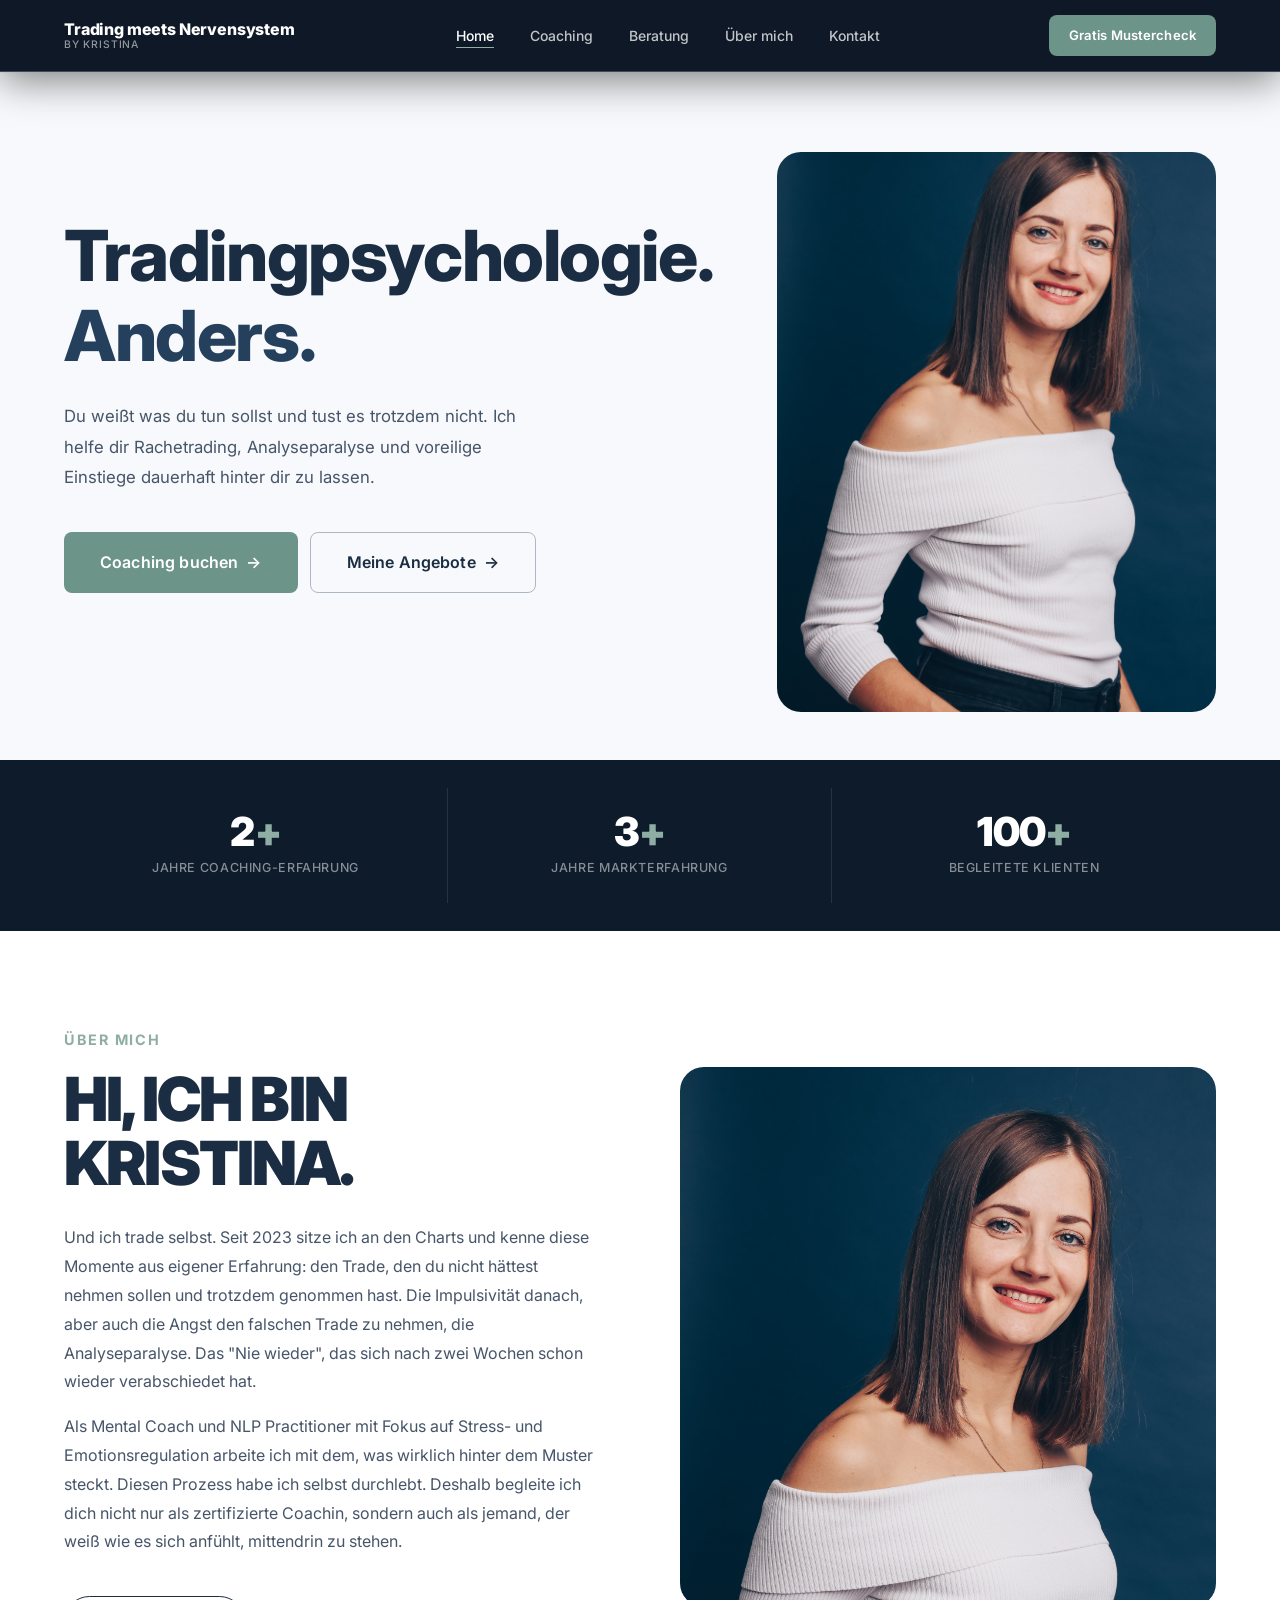
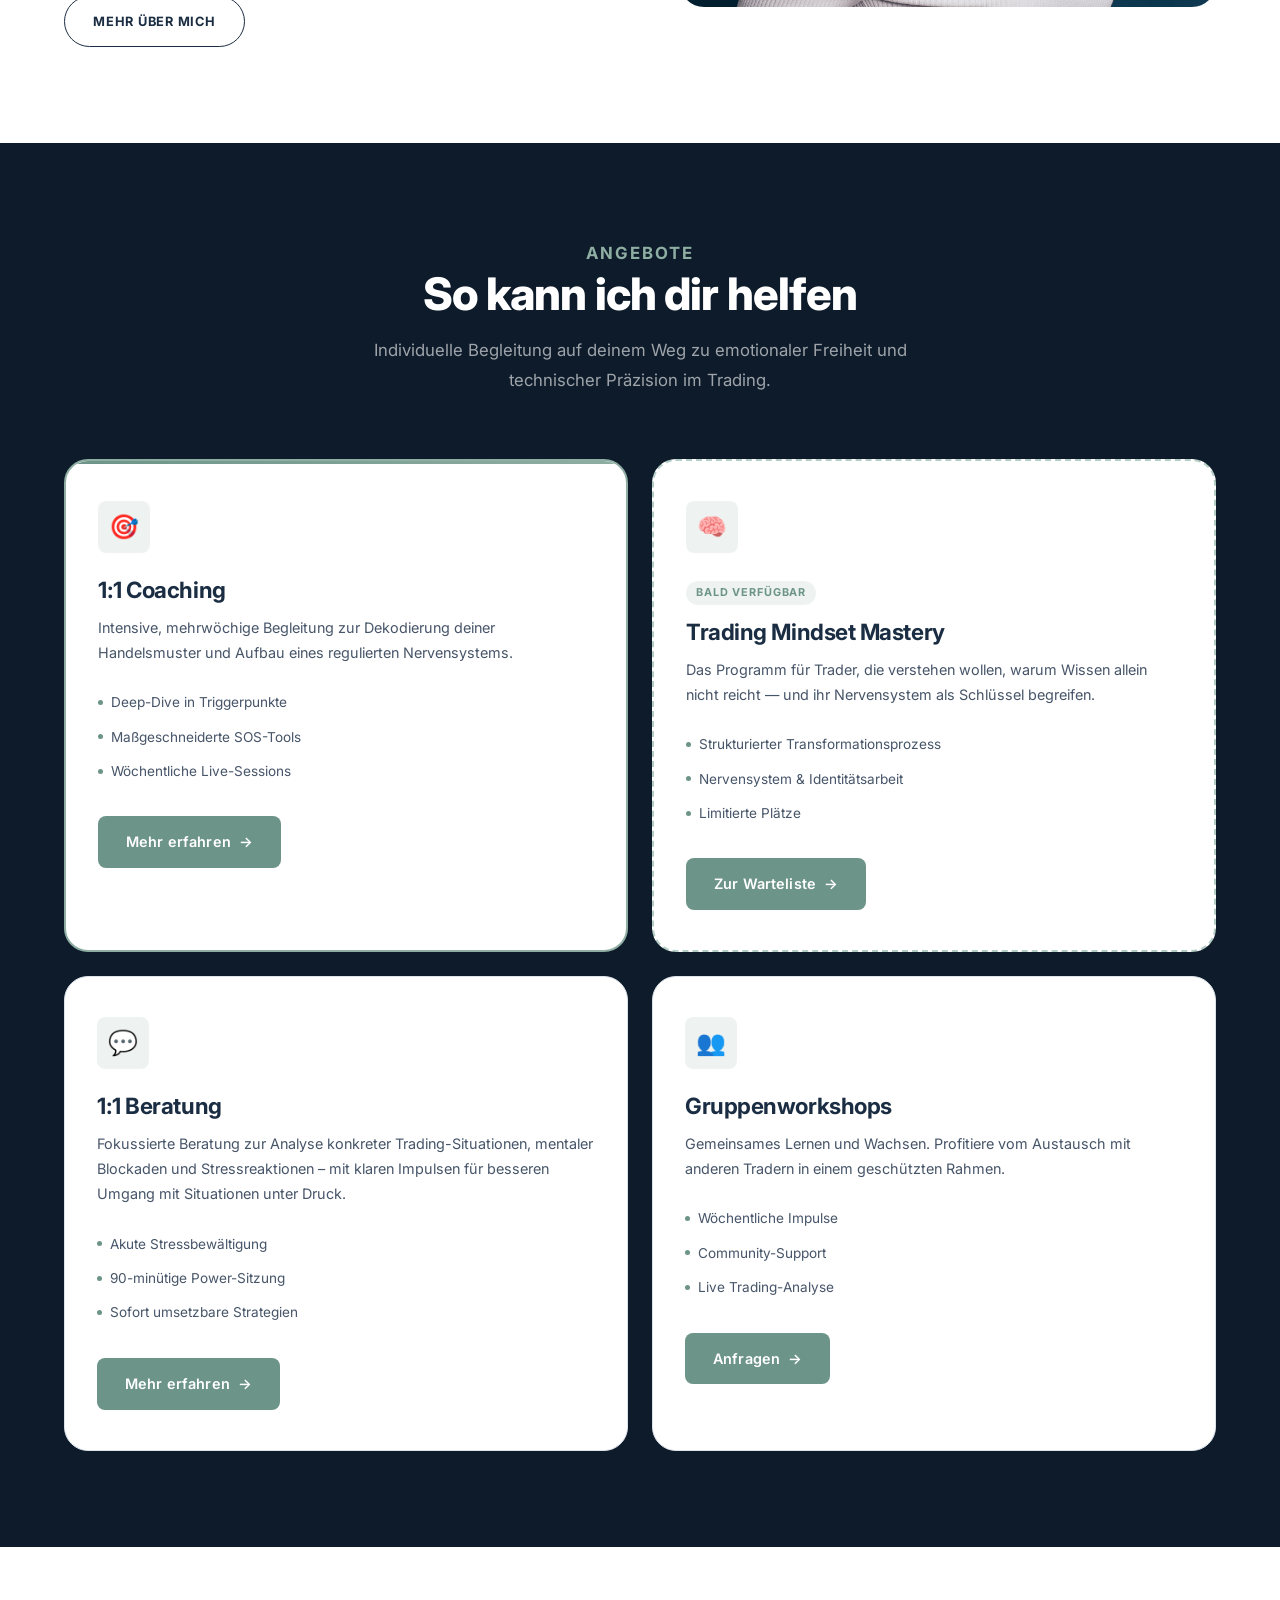
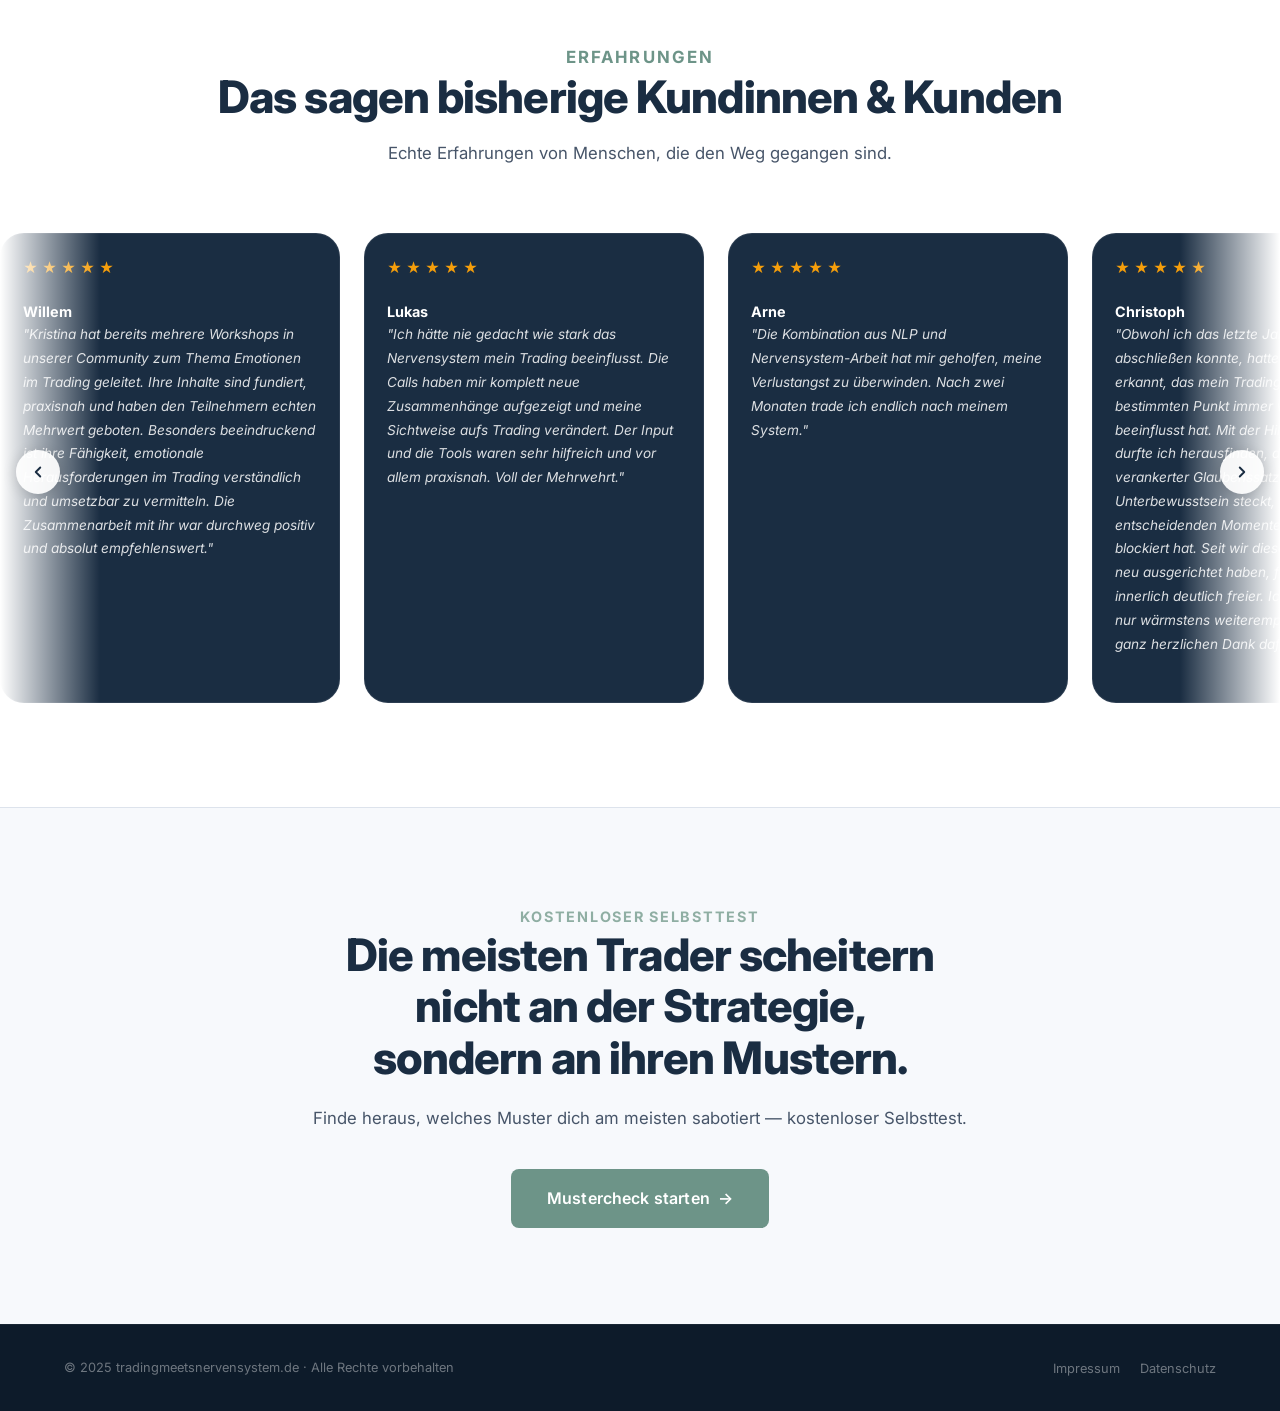
<file: index.html>
﻿<!DOCTYPE html>
<html lang="de">
<head>
  <meta charset="UTF-8">
  <meta name="viewport" content="width=device-width, initial-scale=1.0">
  <title>Tradingpsychologie. Anders. | Trading meets Nervensystem</title>
  <meta name="description" content="Nervensystem-Regulation für Trader. Beende das impulsive Handeln durch die Verbindung von Marktanalytik und neuronaler Selbstregulation.">
  <link rel="preconnect" href="https://fonts.googleapis.com">
  <link rel="preconnect" href="https://fonts.gstatic.com" crossorigin>
  <link href="https://fonts.googleapis.com/css2?family=Inter:wght@300;400;500;600;700;800;900&display=swap" rel="stylesheet">
  <link rel="stylesheet" href="style.css">
  <style>
    /* STATS BAR — mitternachtsblau */
    .stats-bar { background: var(--navy-deeper); padding: 28px 0; }

    /* HERO — heller Hintergrund */
    .hero { background: var(--gray-50); min-height: auto; padding-bottom: 0; }
    .hero::before, .hero::after { display: none; }
    .hero-grid { padding: 80px 0 48px; }
    .hero-title { color: var(--navy-dark); }
    .hero-title .accent { color: #25405d; }
    .hero-desc { color: var(--gray-600); }
    .hero-image::after { background: none; }
    .hero-image img { filter: none; }
    /* ÜBER MICH — responsive */
    @media (max-width: 768px) {
      .ueber-mich-grid { grid-template-columns: 1fr !important; gap: 40px !important; }
      .ueber-mich-foto { height: 340px !important; }
    }
    @media (max-width: 600px) {
      .ueber-mich-grid { gap: 32px !important; }
      .ueber-mich-foto { height: 260px !important; }
    }
    /* Ghost-Button auf hellem Hintergrund */
    .hero .btn-ghost-white {
      color: var(--navy-dark);
      border-color: rgba(37,64,93,0.35);
    }
    .hero .btn-ghost-white:hover {
      background: rgba(37,64,93,0.06);
      border-color: var(--navy-dark);
      color: var(--navy-dark);
    }

    /* SERVICES — mitternachtsblau */
    .services-section { background: var(--navy-deeper); }
    .services-section .section-header .label { color: var(--teal-light); }
    .services-section .section-header h2 { color: var(--white); }
    .services-section .section-header p { color: rgba(255,255,255,0.6); }
    /* 2×2 Grid auf Index */
    .services-section .services-grid { grid-template-columns: repeat(2, 1fr); }
    @media (max-width: 600px) { .services-section .services-grid { grid-template-columns: 1fr; max-width: 100%; } }
    /* Normale Karten (Beratung & Gruppenworkshops) — hell */
    .services-section .service-card { background: var(--white); border-color: var(--gray-200); }
    .services-section .service-card:hover { background: var(--white); border-color: var(--teal-light); box-shadow: 0 8px 32px rgba(0,0,0,0.15); }
    .services-section .service-card h3 { color: var(--navy-dark); }
    .services-section .service-card p { color: var(--gray-600); }
    .services-section .service-card .service-list li { color: var(--gray-600); }
    .services-section .service-card .service-list li::before { background: var(--teal); }
    .services-section .service-card .service-link { color: var(--navy-dark); }
    /* Coaching-Karte (featured) — hell wie die anderen */
    .services-section .service-card.featured { background: var(--white); border: 2px solid var(--teal-light); }
    .services-section .service-card.featured h3 { color: var(--navy-dark); }
    .services-section .service-card.featured p { color: var(--gray-600); }
    .services-section .service-card.featured .service-list li { color: var(--gray-600); }
    .services-section .service-card.featured .service-list li::before { background: var(--teal); }
    .services-section .service-card.featured .service-link { color: var(--navy-dark); }
    .services-section .service-card.featured .service-icon { background: var(--teal-pale); }
    /* TMM Wartelisten-Karte */
    .services-section .service-card.tmm { background: var(--white); border: 2px dashed rgba(107,155,141,0.5); position: relative; }
    .services-section .service-card.tmm:hover { border-color: var(--teal-light); border-style: solid; box-shadow: 0 8px 32px rgba(0,0,0,0.15); }
    .services-section .service-card.tmm h3 { color: var(--navy-dark); }
    .services-section .service-card.tmm p { color: var(--gray-600); }
    .services-section .service-card.tmm .service-list li { color: var(--gray-600); }
    .services-section .service-card.tmm .service-list li::before { background: var(--teal); }
    .services-section .service-card.tmm .service-link { color: var(--teal); font-weight: 700; }
    .tmm-badge {
      display: inline-block;
      background: var(--teal-pale);
      color: var(--teal);
      font-size: 0.68rem;
      font-weight: 700;
      letter-spacing: 0.08em;
      text-transform: uppercase;
      padding: 3px 10px;
      border-radius: 100px;
      margin-bottom: 14px;
    }

    /* TESTIMONIALS — heller Hintergrund, nur Karten in Blau */
    .testimonials-section { background: var(--white); }
    .testimonials-section .section-header .label { color: var(--teal); }
    .testimonials-section .section-header h2 { color: var(--navy-dark); }
    .testimonials-section .section-header p { color: var(--gray-600); }

    /* Marquee */
    .testimonials-marquee {
      overflow: hidden;
      width: 100%;
      position: relative;
      margin-top: 48px;
      padding-bottom: 8px;
    }
    .testimonials-marquee::before,
    .testimonials-marquee::after {
      content: '';
      position: absolute;
      top: 0; bottom: 0;
      width: 100px;
      z-index: 2;
      pointer-events: none;
    }
    .testimonials-marquee::before {
      left: 0;
      background: linear-gradient(to right, var(--white), transparent);
    }
    .testimonials-marquee::after {
      right: 0;
      background: linear-gradient(to left, var(--white), transparent);
    }
    .testimonials-track {
      display: flex;
      gap: 24px;
      width: max-content;
      animation: marquee 50s linear infinite;
    }
    .testimonials-track:hover { animation-play-state: paused; }
    @keyframes marquee {
      0%   { transform: translateX(0); }
      100% { transform: translateX(-50%); }
    }
    .testimonials-section .testimonial-card {
      background: #1a2d42;
      border: 1px solid rgba(255,255,255,0.08);
      width: 340px;
      flex-shrink: 0;
      padding: 22px;
    }
    .testimonials-section .testimonial-text { font-size: 0.85rem; }
    .testimonials-section .author-name { font-size: 0.9rem; }
    .testimonials-section .testimonial-card:hover { background: #0d1b2a; border-color: rgba(255,255,255,0.12); }
    .testimonials-section .testimonial-text { color: rgba(255,255,255,0.85); }
    .testimonials-section .author-name { color: var(--white); }
    .testimonials-section .star { color: #f59e0b; }

    /* CTA — Schrift kleiner */
    .t-arrow {
      position: absolute;
      top: 50%;
      transform: translateY(-50%);
      z-index: 10;
      width: 44px;
      height: 44px;
      border-radius: 50%;
      border: none;
      background: rgba(255,255,255,0.92);
      color: var(--navy-dark);
      cursor: pointer;
      display: flex;
      align-items: center;
      justify-content: center;
      transition: background 0.2s, color 0.2s, transform 0.2s;
      box-shadow: 0 2px 14px rgba(0,0,0,0.15);
    }
    .t-arrow:hover {
      background: var(--teal);
      color: var(--white);
      transform: translateY(-50%) scale(1.08);
    }
    .t-prev { left: 16px; }
    .t-next { right: 16px; }
    @media(max-width:600px) {
      .testimonials-section .testimonial-card { width: min(290px, 84vw); padding: 18px; }
      .t-arrow { width: 34px; height: 34px; }
      .t-prev { left: 6px; }
      .t-next { right: 6px; }
      .testimonials-marquee::before,
      .testimonials-marquee::after { display: none; }
    }
  </style>
</head>
<body class="subpage">

<!-- ===== NAVIGATION ===== -->
<nav class="nav scrolled" id="nav">
  <div class="nav-inner">
    <a href="index.html" class="nav-logo">
      <span class="logo-main">Trading meets Nervensystem</span>
      <span class="logo-sub">by Kristina</span>
    </a>
    <ul class="nav-links">
      <li><a href="index.html" class="active">Home</a></li>
      <li><a href="coaching.html">Coaching</a></li>
      <li><a href="beratung.html">Beratung</a></li>
      <li><a href="about.html">Über mich</a></li>
      <li><a href="contact.html">Kontakt</a></li>
    </ul>
    <a href="mustercheck.html" class="btn btn-teal btn-sm nav-cta">Gratis Mustercheck</a>
    <button class="nav-hamburger" id="hamburger" aria-label="Menü öffnen"><span></span><span></span><span></span></button>
  </div>
</nav>
<div class="nav-mobile" id="nav-mobile">
  <a href="index.html">Home</a>
  <a href="coaching.html">Coaching</a>
  <a href="beratung.html">Beratung</a>
  <a href="about.html">Über mich</a>
  <a href="contact.html">Kontakt</a>
  <a href="mustercheck.html" class="btn btn-teal" style="margin-top:8px;justify-content:center;">Gratis Mustercheck <span class="arrow">→</span></a>
</div>

<!-- ===== HERO ===== -->
<section class="hero">
  <div class="container">
    <div class="hero-grid">
      <div class="hero-content">
        <h1 class="hero-title">
          Tradingpsychologie.<br>
          <span class="accent">Anders.</span>
        </h1>
        <p class="hero-desc">
          Du weißt was du tun sollst und tust es trotzdem nicht. Ich helfe dir Rachetrading, Analyseparalyse und voreilige Einstiege dauerhaft hinter dir zu lassen.
        </p>
        <div class="hero-actions">
          <a href="https://zeeg.me/kristinagibert/90-minutiges-coaching" target="_blank" rel="noopener" class="btn btn-teal btn-lg">Coaching buchen <span class="arrow">→</span></a>
          <a href="#angebote" class="btn btn-ghost-white btn-lg">Meine Angebote <span class="arrow">→</span></a>
        </div>
      </div>
      <div class="hero-image-wrap">
        <div class="hero-image">
          <!-- Ersetze src mit deinem eigenen Foto -->
          <img src="Foto_Startseite_oben.jpg" alt="Kristina – Trading Coach" loading="lazy">
        </div>
      </div>
    </div>
  </div>
</section>

<!-- ===== STATS BAR ===== -->
<div class="stats-bar">
  <div class="container">
    <div class="stats-grid" style="grid-template-columns:repeat(3,minmax(0,1fr));">
      <div class="stat-item fade-up">
        <div class="stat-number"><span class="counter" data-target="2">0</span><span class="plus">+</span></div>
        <div class="stat-label">Jahre Coaching-Erfahrung</div>
      </div>
      <div class="stat-item fade-up">
        <div class="stat-number"><span class="counter" data-target="3">0</span><span class="plus">+</span></div>
        <div class="stat-label">Jahre Markterfahrung</div>
      </div>
      <div class="stat-item fade-up" style="border-right:none;">
        <div class="stat-number"><span class="counter" data-target="100">0</span><span class="plus">+</span></div>
        <div class="stat-label">Begleitete Klienten</div>
      </div>
    </div>
  </div>
</div>

<!-- ===== ÜBER MICH ===== -->
<section style="background:var(--white);padding:96px 0;">
  <div class="container">
    <div class="ueber-mich-grid fade-up" style="display:grid;grid-template-columns:1fr 1fr;gap:80px;align-items:center;">
      <div>
        <p class="label" style="margin-bottom:16px;">Über mich</p>
        <h2 style="font-size:clamp(2.4rem,5vw,3.8rem);font-weight:900;line-height:1.05;letter-spacing:-0.03em;color:var(--navy-dark);margin-bottom:28px;">
          HI, ICH BIN<br>KRISTINA.
        </h2>
        <p style="margin-bottom:16px;font-size:1rem;color:var(--gray-600);line-height:1.8;">
          Und ich trade selbst. Seit 2023 sitze ich an den Charts und kenne diese Momente aus eigener Erfahrung: den Trade, den du nicht hättest nehmen sollen und trotzdem genommen hast. Die Impulsivität danach, aber auch die Angst den falschen Trade zu nehmen, die Analyseparalyse. Das "Nie wieder", das sich nach zwei Wochen schon wieder verabschiedet hat.
        </p>
        <p style="margin-bottom:40px;font-size:1rem;color:var(--gray-600);line-height:1.8;">
          Als Mental Coach und NLP Practitioner mit Fokus auf Stress- und Emotionsregulation arbeite ich mit dem, was wirklich hinter dem Muster steckt. Diesen Prozess habe ich selbst durchlebt. Deshalb begleite ich dich nicht nur als zertifizierte Coachin, sondern auch als jemand, der weiß wie es sich anfühlt, mittendrin zu stehen.
        </p>
        <a href="about.html" style="display:inline-flex;align-items:center;gap:8px;border:1.5px solid var(--navy-dark);color:var(--navy-dark);background:transparent;border-radius:40px;padding:14px 28px;font-weight:700;letter-spacing:0.06em;font-size:0.8rem;text-transform:uppercase;transition:all 0.3s ease;"
          onmouseover="this.style.background='var(--navy-dark)';this.style.color='white';"
          onmouseout="this.style.background='transparent';this.style.color='var(--navy-dark)';">
          MEHR ÜBER MICH
        </a>
      </div>
      <div class="ueber-mich-foto" style="height:540px;overflow:hidden;border-radius:var(--radius-lg);">
        <img src="Foto_Startseite_oben.jpg" alt="Kristina" style="width:100%;height:100%;object-fit:cover;object-position:top;">
      </div>
    </div>
  </div>
</section>

<!-- ===== SERVICES ===== -->
<section class="services-section" id="angebote">
  <div class="container">
    <div class="section-header center fade-up">
      <p class="label">Angebote</p>
      <h2>So kann ich dir helfen</h2>
      <p>Individuelle Begleitung auf deinem Weg zu emotionaler Freiheit und technischer Präzision im Trading.</p>
    </div>
    <div class="services-grid">
      <div class="service-card featured fade-up">
        <div class="service-icon">🎯</div>
        <h3>1:1 Coaching</h3>
        <p>Intensive, mehrwöchige Begleitung zur Dekodierung deiner Handelsmuster und Aufbau eines regulierten Nervensystems.</p>
        <ul class="service-list">
          <li>Deep-Dive in Triggerpunkte</li>
          <li>Maßgeschneiderte SOS-Tools</li>
          <li>Wöchentliche Live-Sessions</li>
        </ul>
        <a href="coaching.html" class="btn btn-teal" style="margin-top:auto;justify-content:center;">Mehr erfahren <span class="arrow">→</span></a>
      </div>
      <div class="service-card tmm fade-up">
        <div class="service-icon">🧠</div>
        <div class="tmm-badge">Bald verfügbar</div>
        <h3>Trading Mindset Mastery</h3>
        <p>Das Programm für Trader, die verstehen wollen, warum Wissen allein nicht reicht — und ihr Nervensystem als Schlüssel begreifen.</p>
        <ul class="service-list">
          <li>Strukturierter Transformationsprozess</li>
          <li>Nervensystem & Identitätsarbeit</li>
          <li>Limitierte Plätze</li>
        </ul>
        <a href="waitlist.html" class="btn btn-teal" style="margin-top:auto;justify-content:center;">Zur Warteliste <span class="arrow">→</span></a>
      </div>
      <div class="service-card fade-up">
        <div class="service-icon">💬</div>
        <h3>1:1 Beratung</h3>
        <p>Fokussierte Beratung zur Analyse konkreter Trading-Situationen, mentaler Blockaden und Stressreaktionen – mit klaren Impulsen für besseren Umgang mit Situationen unter Druck.</p>
        <ul class="service-list">
          <li>Akute Stressbewältigung</li>
          <li>90-minütige Power-Sitzung</li>
          <li>Sofort umsetzbare Strategien</li>
        </ul>
        <a href="beratung.html" class="btn btn-teal" style="margin-top:auto;justify-content:center;">Mehr erfahren <span class="arrow">→</span></a>
      </div>
      <div class="service-card fade-up">
        <div class="service-icon">👥</div>
        <h3>Gruppenworkshops</h3>
        <p>Gemeinsames Lernen und Wachsen. Profitiere vom Austausch mit anderen Tradern in einem geschützten Rahmen.</p>
        <ul class="service-list">
          <li>Wöchentliche Impulse</li>
          <li>Community-Support</li>
          <li>Live Trading-Analyse</li>
        </ul>
        <a href="contact.html" class="btn btn-teal" style="margin-top:auto;justify-content:center;">Anfragen <span class="arrow">→</span></a>
      </div>
    </div>
  </div>
</section>

<!-- ===== TESTIMONIALS (6) ===== -->
<section class="testimonials-section">
  <div class="container">
    <div class="section-header center fade-up">
      <p class="label">Erfahrungen</p>
      <h2>Das sagen bisherige Kundinnen &amp; Kunden</h2>
      <p>Echte Erfahrungen von Menschen, die den Weg gegangen sind.</p>
    </div>
  </div>
  <!-- Marquee: Karten zweimal für nahtlose Schleife -->
  <div class="testimonials-marquee">
    <button class="t-arrow t-prev" aria-label="Zurück"><svg width="18" height="18" viewBox="0 0 24 24" fill="none" stroke="currentColor" stroke-width="2.5" stroke-linecap="round" stroke-linejoin="round"><polyline points="15,18 9,12 15,6"/></svg></button>
    <button class="t-arrow t-next" aria-label="Weiter"><svg width="18" height="18" viewBox="0 0 24 24" fill="none" stroke="currentColor" stroke-width="2.5" stroke-linecap="round" stroke-linejoin="round"><polyline points="9,18 15,12 9,6"/></svg></button>
    <div class="testimonials-track">
      <!-- Originale -->
      <div class="testimonial-card">
        <div class="testimonial-stars"><span class="star">★</span><span class="star">★</span><span class="star">★</span><span class="star">★</span><span class="star">★</span></div>
        <div class="testimonial-author"><div class="author-name">Willem</div></div>
        <p class="testimonial-text">"Kristina hat bereits mehrere Workshops in unserer Community zum Thema Emotionen im Trading geleitet. Ihre Inhalte sind fundiert, praxisnah und haben den Teilnehmern echten Mehrwert geboten. Besonders beeindruckend ist ihre Fähigkeit, emotionale Herausforderungen im Trading verständlich und umsetzbar zu vermitteln. Die Zusammenarbeit mit ihr war durchweg positiv und absolut empfehlenswert."</p>
      </div>
      <div class="testimonial-card">
        <div class="testimonial-stars"><span class="star">★</span><span class="star">★</span><span class="star">★</span><span class="star">★</span><span class="star">★</span></div>
        <div class="testimonial-author"><div class="author-name">Lukas</div></div>
        <p class="testimonial-text">"Ich hätte nie gedacht wie stark das Nervensystem mein Trading beeinflusst. Die Calls haben mir komplett neue Zusammenhänge aufgezeigt und meine Sichtweise aufs Trading verändert. Der Input und die Tools waren sehr hilfreich und vor allem praxisnah. Voll der Mehrwehrt."</p>
      </div>
      <div class="testimonial-card">
        <div class="testimonial-stars"><span class="star">★</span><span class="star">★</span><span class="star">★</span><span class="star">★</span><span class="star">★</span></div>
        <div class="testimonial-author"><div class="author-name">Arne</div></div>
        <p class="testimonial-text">"Die Kombination aus NLP und Nervensystem-Arbeit hat mir geholfen, meine Verlustangst zu überwinden. Nach zwei Monaten trade ich endlich nach meinem System."</p>
      </div>
      <div class="testimonial-card">
        <div class="testimonial-stars"><span class="star">★</span><span class="star">★</span><span class="star">★</span><span class="star">★</span><span class="star">★</span></div>
        <div class="testimonial-author"><div class="author-name">Christoph</div></div>
        <p class="testimonial-text">"Obwohl ich das letzte Jahr profitabel abschließen konnte, hatte ich ein Muster erkannt, das mein Trading ab einem bestimmten Punkt immer wieder stark negativ beeinflusst hat. Mit der Hilfe von Kristina durfte ich herausfinden, dass dahinter ein tief verankerter Glaubenssatz im Unterbewusstsein steckt, der mich in entscheidenden Momenten immer wieder blockiert hat. Seit wir diesen aufgelöst bzw. neu ausgerichtet haben, fühle ich mich innerlich deutlich freier. Ich kann ihr Coaching nur wärmstens weiterempfehlen, nochmals ganz herzlichen Dank dafür!"</p>
      </div>
      <div class="testimonial-card">
        <div class="testimonial-stars"><span class="star">★</span><span class="star">★</span><span class="star">★</span><span class="star">★</span><span class="star">★</span></div>
        <div class="testimonial-author"><div class="author-name">Jana</div></div>
        <p class="testimonial-text">"Der Workshop mit Kristina hat mein Trading wirklich transformiert. Zum ersten Mal habe ich verstanden, wie stark mein Nervensystem meine Entscheidungen am Chart beeinflusst. Kristina vermittelt dieses Wissen mit einer besonderen Mischung aus Fachkompetenz, Empathie und Praxisnähe. Die Übungen und Tools lassen sich sofort umsetzen und haben mir geholfen, emotional viel stabiler zu traden. Absolute Empfehlung!"</p>
      </div>
      <div class="testimonial-card">
        <div class="testimonial-stars"><span class="star">★</span><span class="star">★</span><span class="star">★</span><span class="star">★</span><span class="star">★</span></div>
        <div class="testimonial-author"><div class="author-name">Filomena</div></div>
        <p class="testimonial-text">"Die Coachings mit Kristina waren wirklich unglaublich wirkungsvoll. Du spürst genau was gerade gebraucht wird und setzt die passende Methode ein. Was ich besonders schätze ist deine ruhige, präsente Art zuzuhören. Du bist wirklich da, bleibst bei mir und bei dem, was sich gerade zeigt, ohne zu drängen. Das habe ich in dieser Form bei anderen Coaches selten erlebt. Eine klare Empfehlung!"</p>
      </div>
      <div class="testimonial-card">
        <div class="testimonial-stars"><span class="star">★</span><span class="star">★</span><span class="star">★</span><span class="star">★</span><span class="star">★</span></div>
        <div class="testimonial-author"><div class="author-name">Patrick</div></div>
        <p class="testimonial-text">"Nach langem Suchen habe ich meine Trading-Strategie gefunden – doch mein Mindset spielte nicht mit. Zum Glück bin ich über Prime Trading auf Kristina gestoßen. Schon nach den ersten Mindset-Calls wurde mir mein größtes Problem bewusst, sodass ich direkt ein 1:1-Coaching gebucht habe. Kristina erklärt die Themen rund um das Nervensystem extrem strukturiert, ruhig und praxisnah. Dank ihr handle ich heute viel weniger emotional und mache riesige Fortschritte. Maximaler Mehrwert – absolute Empfehlung!"</p>
      </div>
      <!-- Duplikate für nahtlose Schleife -->
      <div class="testimonial-card">
        <div class="testimonial-stars"><span class="star">★</span><span class="star">★</span><span class="star">★</span><span class="star">★</span><span class="star">★</span></div>
        <div class="testimonial-author"><div class="author-name">Willem</div></div>
        <p class="testimonial-text">"Kristina hat bereits mehrere Workshops in unserer Community zum Thema Emotionen im Trading geleitet. Ihre Inhalte sind fundiert, praxisnah und haben den Teilnehmern echten Mehrwert geboten. Besonders beeindruckend ist ihre Fähigkeit, emotionale Herausforderungen im Trading verständlich und umsetzbar zu vermitteln. Die Zusammenarbeit mit ihr war durchweg positiv und absolut empfehlenswert."</p>
      </div>
      <div class="testimonial-card">
        <div class="testimonial-stars"><span class="star">★</span><span class="star">★</span><span class="star">★</span><span class="star">★</span><span class="star">★</span></div>
        <div class="testimonial-author"><div class="author-name">Lukas</div></div>
        <p class="testimonial-text">"Ich hätte nie gedacht wie stark das Nervensystem mein Trading beeinflusst. Die Calls haben mir komplett neue Zusammenhänge aufgezeigt und meine Sichtweise aufs Trading verändert. Der Input und die Tools waren sehr hilfreich und vor allem praxisnah. Voll der Mehrwehrt."</p>
      </div>
      <div class="testimonial-card">
        <div class="testimonial-stars"><span class="star">★</span><span class="star">★</span><span class="star">★</span><span class="star">★</span><span class="star">★</span></div>
        <div class="testimonial-author"><div class="author-name">Arne</div></div>
        <p class="testimonial-text">"Die Kombination aus NLP und Nervensystem-Arbeit hat mir geholfen, meine Verlustangst zu überwinden. Nach zwei Monaten trade ich endlich nach meinem System."</p>
      </div>
      <div class="testimonial-card">
        <div class="testimonial-stars"><span class="star">★</span><span class="star">★</span><span class="star">★</span><span class="star">★</span><span class="star">★</span></div>
        <div class="testimonial-author"><div class="author-name">Christoph</div></div>
        <p class="testimonial-text">"Obwohl ich das letzte Jahr profitabel abschließen konnte, hatte ich ein Muster erkannt, das mein Trading ab einem bestimmten Punkt immer wieder stark negativ beeinflusst hat. Mit der Hilfe von Kristina durfte ich herausfinden, dass dahinter ein tief verankerter Glaubenssatz im Unterbewusstsein steckt, der mich in entscheidenden Momenten immer wieder blockiert hat. Seit wir diesen aufgelöst bzw. neu ausgerichtet haben, fühle ich mich innerlich deutlich freier. Ich kann ihr Coaching nur wärmstens weiterempfehlen, nochmals ganz herzlichen Dank dafür!"</p>
      </div>
      <div class="testimonial-card">
        <div class="testimonial-stars"><span class="star">★</span><span class="star">★</span><span class="star">★</span><span class="star">★</span><span class="star">★</span></div>
        <div class="testimonial-author"><div class="author-name">Jana</div></div>
        <p class="testimonial-text">"Der Workshop mit Kristina hat mein Trading wirklich transformiert. Zum ersten Mal habe ich verstanden, wie stark mein Nervensystem meine Entscheidungen am Chart beeinflusst. Kristina vermittelt dieses Wissen mit einer besonderen Mischung aus Fachkompetenz, Empathie und Praxisnähe. Die Übungen und Tools lassen sich sofort umsetzen und haben mir geholfen, emotional viel stabiler zu traden. Absolute Empfehlung!"</p>
      </div>
      <div class="testimonial-card">
        <div class="testimonial-stars"><span class="star">★</span><span class="star">★</span><span class="star">★</span><span class="star">★</span><span class="star">★</span></div>
        <div class="testimonial-author"><div class="author-name">Filomena</div></div>
        <p class="testimonial-text">"Die Coachings mit Kristina waren wirklich unglaublich wirkungsvoll. Du spürst genau was gerade gebraucht wird und setzt die passende Methode ein. Was ich besonders schätze ist deine ruhige, präsente Art zuzuhören. Du bist wirklich da, bleibst bei mir und bei dem, was sich gerade zeigt, ohne zu drängen. Das habe ich in dieser Form bei anderen Coaches selten erlebt. Eine klare Empfehlung!"</p>
      </div>
      <div class="testimonial-card">
        <div class="testimonial-stars"><span class="star">★</span><span class="star">★</span><span class="star">★</span><span class="star">★</span><span class="star">★</span></div>
        <div class="testimonial-author"><div class="author-name">Patrick</div></div>
        <p class="testimonial-text">"Nach langem Suchen habe ich meine Trading-Strategie gefunden – doch mein Mindset spielte nicht mit. Zum Glück bin ich über Prime Trading auf Kristina gestoßen. Schon nach den ersten Mindset-Calls wurde mir mein größtes Problem bewusst, sodass ich direkt ein 1:1-Coaching gebucht habe. Kristina erklärt die Themen rund um das Nervensystem extrem strukturiert, ruhig und praxisnah. Dank ihr handle ich heute viel weniger emotional und mache riesige Fortschritte. Maximaler Mehrwert – absolute Empfehlung!"</p>
      </div>
    </div>
  </div>

</section>

<!-- ===== CTA ===== -->
<section style="background:var(--gray-50);padding:96px 0;border-top:1px solid var(--gray-200);">
  <div class="container">
    <div style="max-width:680px;margin:0 auto;text-align:center;" class="fade-up">
      <p class="label">Kostenloser Selbsttest</p>
      <h2 style="color:var(--navy-dark);margin-bottom:20px;">Die meisten Trader scheitern nicht an der Strategie,<br>sondern an ihren Mustern.</h2>
      <p style="color:var(--gray-600);font-size:1.05rem;margin-bottom:36px;">Finde heraus, welches Muster dich am meisten sabotiert — kostenloser Selbsttest.</p>
      <a href="mustercheck.html" class="btn btn-teal btn-lg">Mustercheck starten <span class="arrow">→</span></a>
    </div>
  </div>
</section>

<footer class="footer" style="padding:32px 0;">
  <div class="container">
    <div style="display:flex;align-items:center;justify-content:space-between;flex-wrap:wrap;gap:16px;">
      <p style="font-size:0.8rem;color:rgba(255,255,255,0.4);margin:0;">© 2025 tradingmeetsnervensystem.de · Alle Rechte vorbehalten</p>
      <div style="display:flex;gap:20px;">
        <a href="impressum.html" style="font-size:0.8rem;color:rgba(255,255,255,0.4);transition:color 0.2s;" onmouseover="this.style.color='rgba(255,255,255,0.8)'" onmouseout="this.style.color='rgba(255,255,255,0.4)'">Impressum</a>
        <a href="datenschutz.html" style="font-size:0.8rem;color:rgba(255,255,255,0.4);transition:color 0.2s;" onmouseover="this.style.color='rgba(255,255,255,0.8)'" onmouseout="this.style.color='rgba(255,255,255,0.4)'">Datenschutz</a>
      </div>
    </div>
  </div>
</footer>

<script src="main.js"></script>
<script>
(function() {
  var track = document.querySelector('.testimonials-track');
  if (!track) return;
  var ANIM_S = 50;
  var resumeTimer = null;
  var busy = false;

  function tx(el) {
    var t = window.getComputedStyle(el).transform;
    if (!t || t === 'none') return 0;
    var v = t.replace('matrix(','').replace(')','').split(',');
    return parseFloat(v[4]) || 0;
  }

  function move(dir) {
    if (busy) return;
    busy = true;
    clearTimeout(resumeTimer);
    var card = track.querySelector('.testimonial-card');
    var cw = card ? card.offsetWidth + 24 : 360;
    var cur = tx(track);
    var tgt = cur + dir * cw;
    track.style.transition = 'none';
    track.style.animation = 'none';
    track.style.transform = 'translateX(' + cur + 'px)';
    void track.offsetHeight;
    track.style.transition = 'transform 0.45s cubic-bezier(0.25,0.46,0.45,0.94)';
    track.style.transform = 'translateX(' + tgt + 'px)';
    setTimeout(function() { busy = false; }, 500);
    resumeTimer = setTimeout(function() { resume(tgt); }, 3500);
  }

  function resume(frozenX) {
    var half = track.scrollWidth / 2;
    var x = frozenX;
    while (x > 0) x -= half;
    while (x < -half) x += half;
    var delay = -Math.round((Math.abs(x) / half) * ANIM_S * 1000);
    track.style.transition = 'none';
    track.style.transform = 'translateX(' + x + 'px)';
    void track.offsetHeight;
    track.style.transform = '';
    track.style.animation = 'marquee ' + ANIM_S + 's linear ' + delay + 'ms infinite';
  }

  var prev = document.querySelector('.t-prev');
  var next = document.querySelector('.t-next');
  if (prev) prev.addEventListener('click', function() { move(1); });
  if (next) next.addEventListener('click', function() { move(-1); });

  // Touch: anhalten beim Drücken, weiterlaufen beim Loslassen
  var marquee = document.querySelector('.testimonials-marquee');
  if (marquee) {
    marquee.addEventListener('touchstart', function() {
      track.style.animationPlayState = 'paused';
    }, { passive: true });
    marquee.addEventListener('touchend', function() {
      track.style.animationPlayState = 'running';
    }, { passive: true });
    marquee.addEventListener('touchcancel', function() {
      track.style.animationPlayState = 'running';
    }, { passive: true });
  }
})();
</script>
</body>
</html>
</file>
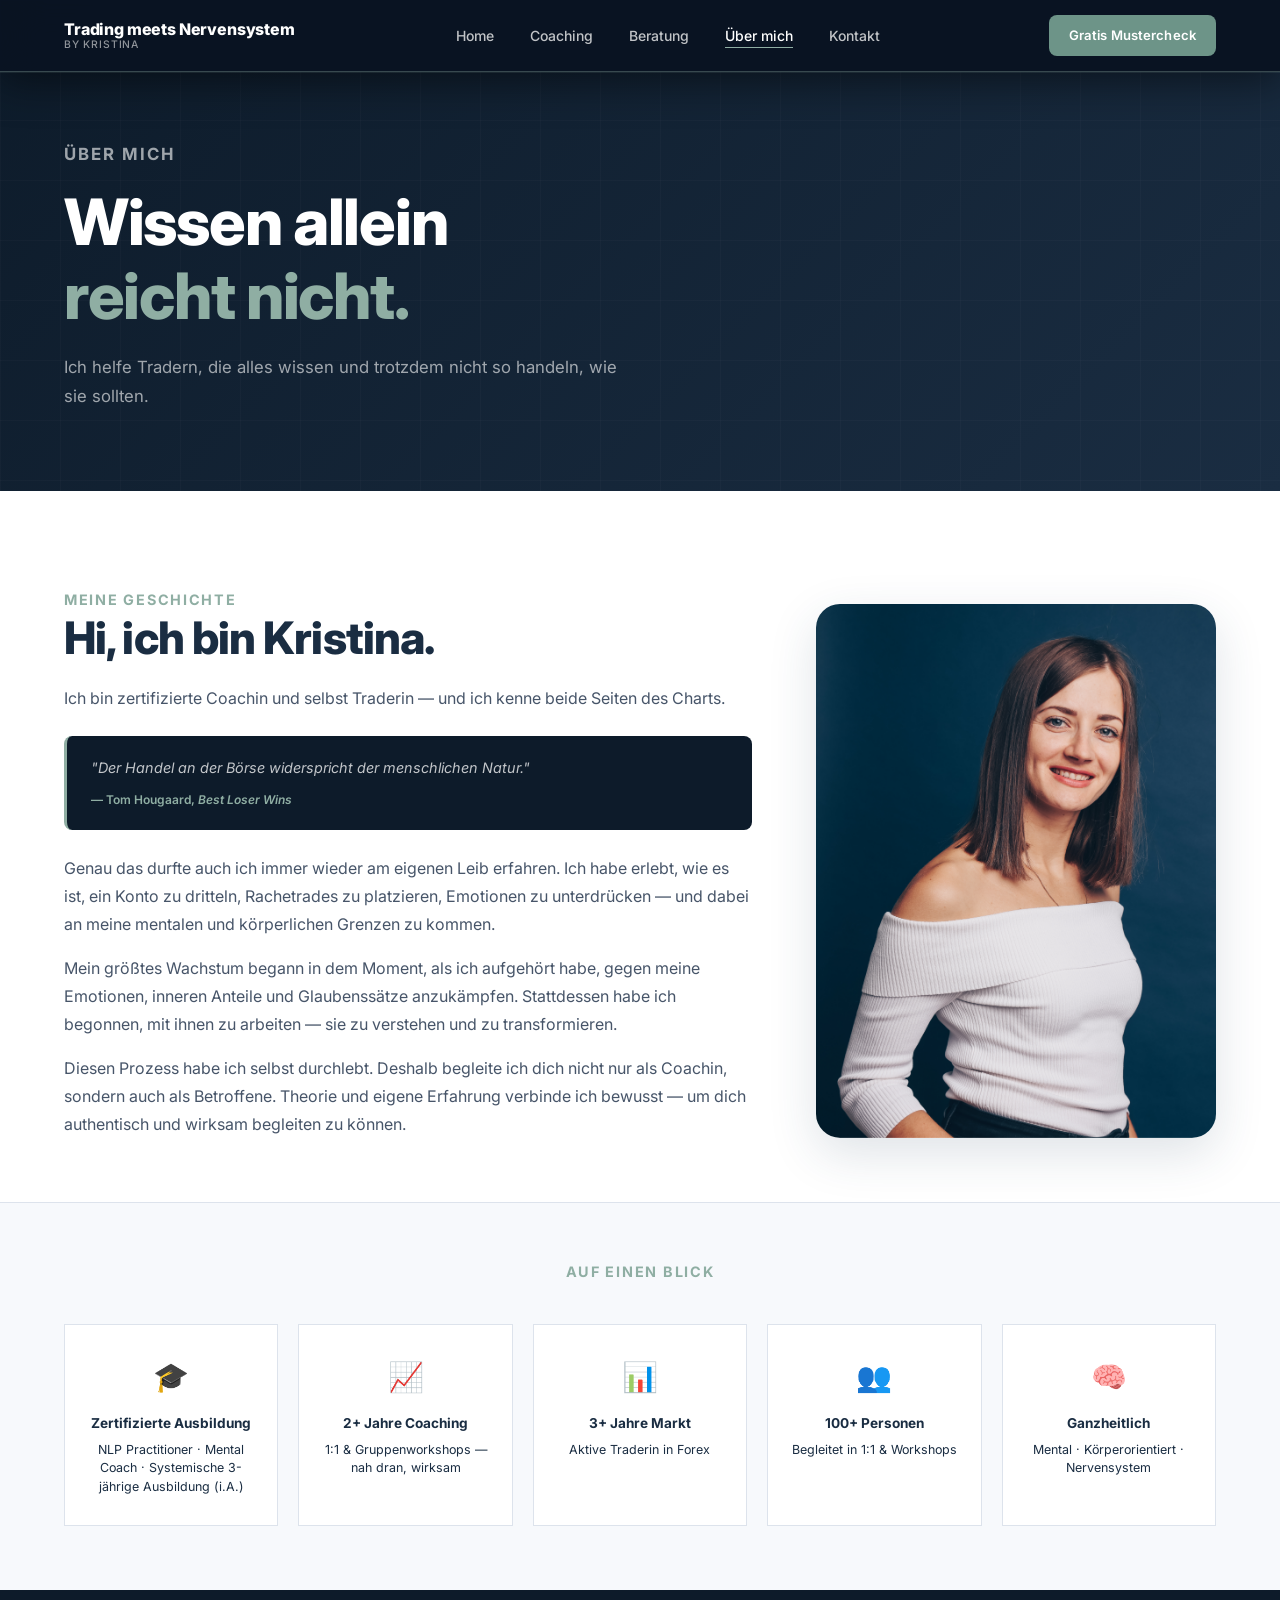
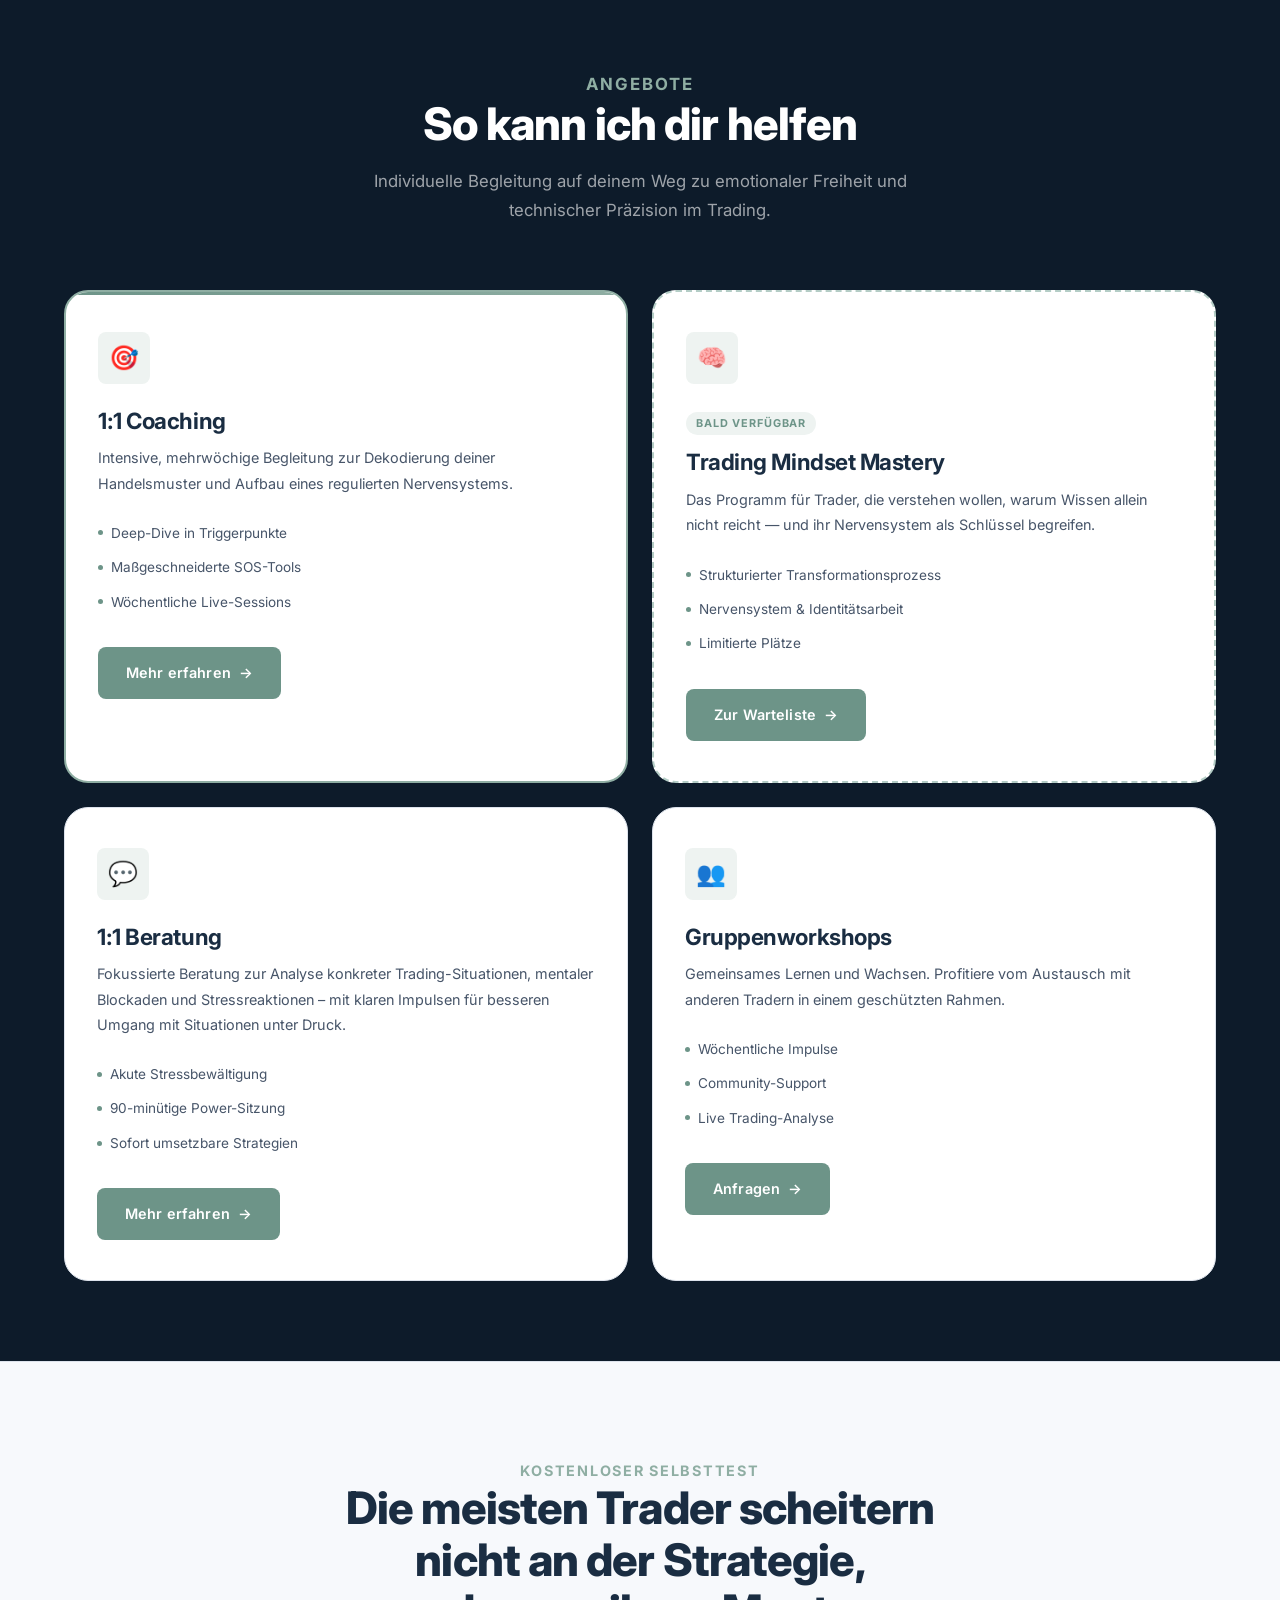
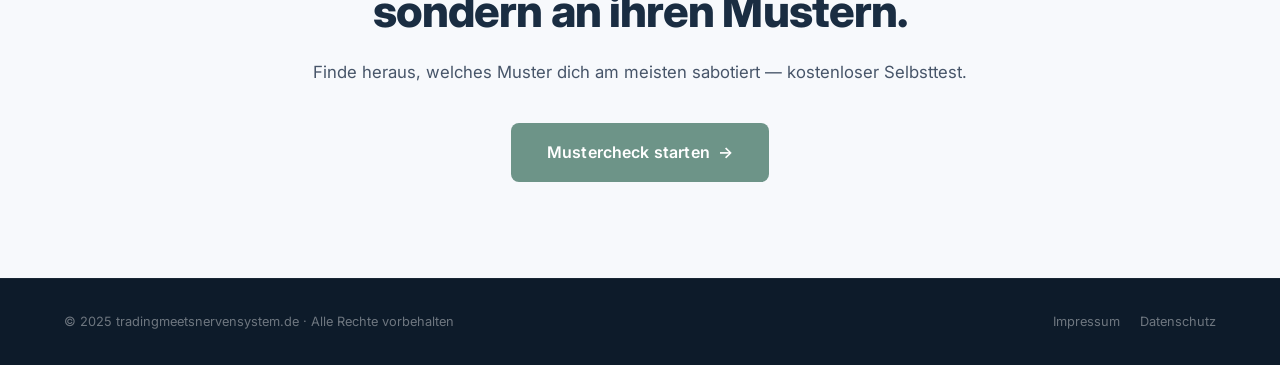
<file: about.html>
﻿<!DOCTYPE html>
<html lang="de">
<head>
  <meta charset="UTF-8">
  <meta name="viewport" content="width=device-width, initial-scale=1.0">
  <title>Über mich | Trading meets Nervensystem</title>
  <meta name="description" content="Hi, ich bin Kristina — Nervensystem-Coach für Trader. Erfahre mehr über meine Geschichte, Ausbildung und Methodik.">
  <link rel="preconnect" href="https://fonts.googleapis.com">
  <link rel="preconnect" href="https://fonts.gstatic.com" crossorigin>
  <link href="https://fonts.googleapis.com/css2?family=Inter:wght@300;400;500;600;700;800;900&display=swap" rel="stylesheet">
  <link rel="stylesheet" href="style.css">
  <style>
    /* Angebots-Karten auf About-Seite — wie Index (navy-deeper Hintergrund, weiße Karten) */
.about-services .section-header .label { color: var(--teal-light); }
    .about-services .section-header h2 { color: var(--white); }
    .about-services .section-header p { color: rgba(255,255,255,0.6); }
    .about-services .services-grid { grid-template-columns: repeat(2, 1fr); }
    .about-services .service-card { background: var(--white); border-color: var(--gray-200); }
    .about-services .service-card:hover { background: var(--white); border-color: var(--teal-light); box-shadow: 0 8px 32px rgba(0,0,0,0.15); }
    .about-services .service-card h3 { color: var(--navy-dark); }
    .about-services .service-card p { color: var(--gray-600); }
    .about-services .service-card .service-list li { color: var(--gray-600); }
    .about-services .service-card .service-list li::before { background: var(--teal); }
    .about-services .service-card.featured { background: var(--white); border: 2px solid var(--teal-light); }
    .about-services .service-card.featured h3 { color: var(--navy-dark); }
    .about-services .service-card.featured p { color: var(--gray-600); }
    .about-services .service-card.featured .service-list li { color: var(--gray-600); }
    .about-services .service-card.featured .service-list li::before { background: var(--teal); }
    .about-services .service-card.featured .service-icon { background: var(--teal-pale); }
    .about-services .service-card.tmm { background: var(--white); border: 2px dashed rgba(107,155,141,0.5); }
    .about-services .service-card.tmm:hover { border-color: var(--teal-light); border-style: solid; box-shadow: 0 8px 32px rgba(0,0,0,0.15); }
    .about-services .service-card.tmm h3 { color: var(--navy-dark); }
    .about-services .service-card.tmm p { color: var(--gray-600); }
    .about-services .service-card.tmm .service-list li { color: var(--gray-600); }
    .about-services .service-card.tmm .service-list li::before { background: var(--teal); }
    .tmm-badge { display: inline-block; background: var(--teal-pale); color: var(--teal); font-size: 0.68rem; font-weight: 700; letter-spacing: 0.08em; text-transform: uppercase; padding: 3px 10px; border-radius: 100px; margin-bottom: 14px; }
    @media (max-width: 600px) { .about-services .services-grid { grid-template-columns: 1fr; } }
    @media (max-width: 860px) {
      .blick-grid { grid-template-columns: repeat(2, 1fr) !important; }
    }
    @media (max-width: 500px) {
      .blick-grid { grid-template-columns: 1fr !important; }
    }
    /* ===== MOBILE FIXES about.html ===== */
    @media(max-width:768px) {
      /* Bio: Text + Foto untereinander */
      .bio-content-grid { grid-template-columns: 1fr !important; gap: 40px !important; }
      /* Sticky Foto deaktivieren */
      .bio-content-grid > div[style*="position:sticky"] { position: static !important; }
    }
    @media(max-width:600px) {
      .page-hero { padding-top: calc(var(--nav-h, 64px) + 32px) !important; padding-bottom: 48px !important; }
      .page-hero h1 { font-size: clamp(1.8rem, 7vw, 2.6rem); }
      .about-services .services-grid { grid-template-columns: 1fr !important; }
    }
  </style>
</head>
<body class="subpage">

<nav class="nav scrolled" id="nav">
  <div class="nav-inner">
    <a href="index.html" class="nav-logo">
      <span class="logo-main">Trading meets Nervensystem</span>
      <span class="logo-sub">by Kristina</span>
    </a>
    <ul class="nav-links">
      <li><a href="index.html">Home</a></li>
      <li><a href="coaching.html">Coaching</a></li>
      <li><a href="beratung.html">Beratung</a></li>
      <li><a href="about.html" class="active">Über mich</a></li>
      <li><a href="contact.html">Kontakt</a></li>
    </ul>
    <a href="mustercheck.html" class="btn btn-teal btn-sm nav-cta">Gratis Mustercheck</a>
    <button class="nav-hamburger" id="hamburger" aria-label="Menü öffnen"><span></span><span></span><span></span></button>
  </div>
</nav>
<div class="nav-mobile" id="nav-mobile">
  <a href="index.html">Home</a>
  <a href="coaching.html">Coaching</a>
  <a href="beratung.html">Beratung</a>
  <a href="about.html">Über mich</a>
  <a href="contact.html">Kontakt</a>
  <a href="mustercheck.html" class="btn btn-teal" style="margin-top:8px;justify-content:center;">Gratis Mustercheck <span class="arrow">→</span></a>
</div>

<!-- HERO -->
<section class="page-hero">
  <div class="container">
    <p class="label">Über mich</p>
    <h1>Wissen allein<br><span class="accent">reicht nicht.</span></h1>
    <p>Ich helfe Tradern, die alles wissen und trotzdem nicht so handeln, wie sie sollten.</p>
  </div>
</section>

<!-- BIO -->
<section style="background:var(--white);padding:96px 0 64px;">
  <div class="container">
    <div style="display:grid;grid-template-columns:1fr 400px;gap:64px;align-items:start;" class="bio-content-grid">
      <div class="fade-up">
        <p class="label">Meine Geschichte</p>
        <h2>Hi, ich bin Kristina.</h2>
        <p style="margin:20px 0 24px;">Ich bin zertifizierte Coachin und selbst Traderin — und ich kenne beide Seiten des Charts.</p>

        <div style="background:var(--navy-deeper);border-left:3px solid var(--teal-light);border-radius:var(--radius-sm);padding:20px 24px;margin-bottom:24px;">
          <p style="color:rgba(255,255,255,0.75);font-style:italic;font-size:0.9rem;line-height:1.7;margin:0;">"Der Handel an der Börse widerspricht der menschlichen Natur."</p>
          <p style="color:var(--teal-light);font-size:0.75rem;font-weight:600;margin:8px 0 0;">— Tom Hougaard, <em>Best Loser Wins</em></p>
        </div>

        <p style="margin-bottom:16px;">Genau das durfte auch ich immer wieder am eigenen Leib erfahren. Ich habe erlebt, wie es ist, ein Konto zu dritteln, Rachetrades zu platzieren, Emotionen zu unterdrücken — und dabei an meine mentalen und körperlichen Grenzen zu kommen.</p>

        <p style="margin-bottom:16px;">Mein größtes Wachstum begann in dem Moment, als ich aufgehört habe, gegen meine Emotionen, inneren Anteile und Glaubenssätze anzukämpfen. Stattdessen habe ich begonnen, mit ihnen zu arbeiten — sie zu verstehen und zu transformieren.</p>

        <p>Diesen Prozess habe ich selbst durchlebt. Deshalb begleite ich dich nicht nur als Coachin, sondern auch als Betroffene. Theorie und eigene Erfahrung verbinde ich bewusst — um dich authentisch und wirksam begleiten zu können.</p>
      </div>
      <!-- FOTO rechts -->
      <div class="fade-up" style="position:sticky;top:100px;">
        <img src="Foto_Startseite_oben.jpg" alt="Kristina – Nervensystem-Coach für Trader"
          style="width:100%;aspect-ratio:3/4;object-fit:cover;object-position:top center;border-radius:var(--radius-lg);display:block;box-shadow:0 16px 48px rgba(37,64,93,0.15);">
      </div>
    </div>
  </div>
</section>

<!-- AUF EINEN BLICK -->
<section style="background:var(--gray-50);padding:56px 0 64px;border-top:1px solid var(--gray-200);">
  <div class="container">
    <p class="label" style="text-align:center;margin-bottom:40px;">Auf einen Blick</p>
    <div style="display:grid;grid-template-columns:repeat(5,1fr);gap:20px;" class="blick-grid">
      <div class="blick-card fade-up" style="background:var(--white);border:1px solid var(--gray-200);border-radius:var(--radius-md);padding:28px 20px;text-align:center;">
        <div style="font-size:1.8rem;margin-bottom:12px;">🎓</div>
        <div style="font-weight:700;font-size:0.85rem;color:var(--navy-dark);margin-bottom:6px;">Zertifizierte Ausbildung</div>
        <div style="font-size:0.78rem;color:var(--gray-500);line-height:1.5;">NLP Practitioner · Mental Coach · Systemische 3-jährige Ausbildung (i.A.)</div>
      </div>
      <div class="blick-card fade-up" style="background:var(--white);border:1px solid var(--gray-200);border-radius:var(--radius-md);padding:28px 20px;text-align:center;">
        <div style="font-size:1.8rem;margin-bottom:12px;">📈</div>
        <div style="font-weight:700;font-size:0.85rem;color:var(--navy-dark);margin-bottom:6px;">2+ Jahre Coaching</div>
        <div style="font-size:0.78rem;color:var(--gray-500);line-height:1.5;">1:1 & Gruppenworkshops — nah dran, wirksam</div>
      </div>
      <div class="blick-card fade-up" style="background:var(--white);border:1px solid var(--gray-200);border-radius:var(--radius-md);padding:28px 20px;text-align:center;">
        <div style="font-size:1.8rem;margin-bottom:12px;">📊</div>
        <div style="font-weight:700;font-size:0.85rem;color:var(--navy-dark);margin-bottom:6px;">3+ Jahre Markt</div>
        <div style="font-size:0.78rem;color:var(--gray-500);line-height:1.5;">Aktive Traderin in Forex</div>
      </div>
      <div class="blick-card fade-up" style="background:var(--white);border:1px solid var(--gray-200);border-radius:var(--radius-md);padding:28px 20px;text-align:center;">
        <div style="font-size:1.8rem;margin-bottom:12px;">👥</div>
        <div style="font-weight:700;font-size:0.85rem;color:var(--navy-dark);margin-bottom:6px;">100+ Personen</div>
        <div style="font-size:0.78rem;color:var(--gray-500);line-height:1.5;">Begleitet in 1:1 & Workshops</div>
      </div>
      <div class="blick-card fade-up" style="background:var(--white);border:1px solid var(--gray-200);border-radius:var(--radius-md);padding:28px 20px;text-align:center;">
        <div style="font-size:1.8rem;margin-bottom:12px;">🧠</div>
        <div style="font-weight:700;font-size:0.85rem;color:var(--navy-dark);margin-bottom:6px;">Ganzheitlich</div>
        <div style="font-size:0.78rem;color:var(--gray-500);line-height:1.5;">Mental · Körperorientiert · Nervensystem</div>
      </div>
    </div>
  </div>
</section>

<!-- ANGEBOTE -->
<section style="background:var(--navy-deeper);padding:80px 0;">
  <div class="container about-services">
    <div class="section-header center fade-up">
      <p class="label">Angebote</p>
      <h2>So kann ich dir helfen</h2>
      <p>Individuelle Begleitung auf deinem Weg zu emotionaler Freiheit und technischer Präzision im Trading.</p>
    </div>
    <div class="services-grid fade-up">
      <div class="service-card featured fade-up">
        <div class="service-icon">🎯</div>
        <h3>1:1 Coaching</h3>
        <p>Intensive, mehrwöchige Begleitung zur Dekodierung deiner Handelsmuster und Aufbau eines regulierten Nervensystems.</p>
        <ul class="service-list">
          <li>Deep-Dive in Triggerpunkte</li>
          <li>Maßgeschneiderte SOS-Tools</li>
          <li>Wöchentliche Live-Sessions</li>
        </ul>
        <a href="coaching.html" class="btn btn-teal" style="margin-top:auto;justify-content:center;">Mehr erfahren <span class="arrow">→</span></a>
      </div>
      <div class="service-card tmm fade-up">
        <div class="service-icon">🧠</div>
        <div class="tmm-badge">Bald verfügbar</div>
        <h3>Trading Mindset Mastery</h3>
        <p>Das Programm für Trader, die verstehen wollen, warum Wissen allein nicht reicht — und ihr Nervensystem als Schlüssel begreifen.</p>
        <ul class="service-list">
          <li>Strukturierter Transformationsprozess</li>
          <li>Nervensystem & Identitätsarbeit</li>
          <li>Limitierte Plätze</li>
        </ul>
        <a href="waitlist.html" class="btn btn-teal" style="margin-top:auto;justify-content:center;">Zur Warteliste <span class="arrow">→</span></a>
      </div>
      <div class="service-card fade-up">
        <div class="service-icon">💬</div>
        <h3>1:1 Beratung</h3>
        <p>Fokussierte Beratung zur Analyse konkreter Trading-Situationen, mentaler Blockaden und Stressreaktionen – mit klaren Impulsen für besseren Umgang mit Situationen unter Druck.</p>
        <ul class="service-list">
          <li>Akute Stressbewältigung</li>
          <li>90-minütige Power-Sitzung</li>
          <li>Sofort umsetzbare Strategien</li>
        </ul>
        <a href="beratung.html" class="btn btn-teal" style="margin-top:auto;justify-content:center;">Mehr erfahren <span class="arrow">→</span></a>
      </div>
      <div class="service-card fade-up">
        <div class="service-icon">👥</div>
        <h3>Gruppenworkshops</h3>
        <p>Gemeinsames Lernen und Wachsen. Profitiere vom Austausch mit anderen Tradern in einem geschützten Rahmen.</p>
        <ul class="service-list">
          <li>Wöchentliche Impulse</li>
          <li>Community-Support</li>
          <li>Live Trading-Analyse</li>
        </ul>
        <a href="contact.html" class="btn btn-teal" style="margin-top:auto;justify-content:center;">Anfragen <span class="arrow">→</span></a>
      </div>
    </div>
  </div>
</section>

<!-- CTA -->
<section style="background:var(--gray-50);padding:96px 0;border-top:1px solid var(--gray-200);">
  <div class="container">
    <div style="max-width:680px;margin:0 auto;text-align:center;" class="fade-up">
      <p class="label">Kostenloser Selbsttest</p>
      <h2 style="color:var(--navy-dark);margin-bottom:20px;">Die meisten Trader scheitern nicht an der Strategie,<br>sondern an ihren Mustern.</h2>
      <p style="color:var(--gray-600);font-size:1.05rem;margin-bottom:36px;">Finde heraus, welches Muster dich am meisten sabotiert — kostenloser Selbsttest.</p>
      <a href="mustercheck.html" class="btn btn-teal btn-lg">Mustercheck starten <span class="arrow">→</span></a>
    </div>
  </div>
</section>

<footer class="footer" style="padding:32px 0;">
  <div class="container">
    <div style="display:flex;align-items:center;justify-content:space-between;flex-wrap:wrap;gap:16px;">
      <p style="font-size:0.8rem;color:rgba(255,255,255,0.4);margin:0;">© 2025 tradingmeetsnervensystem.de · Alle Rechte vorbehalten</p>
      <div style="display:flex;gap:20px;">
        <a href="impressum.html" style="font-size:0.8rem;color:rgba(255,255,255,0.4);transition:color 0.2s;" onmouseover="this.style.color='rgba(255,255,255,0.8)'" onmouseout="this.style.color='rgba(255,255,255,0.4)'">Impressum</a>
        <a href="datenschutz.html" style="font-size:0.8rem;color:rgba(255,255,255,0.4);transition:color 0.2s;" onmouseover="this.style.color='rgba(255,255,255,0.8)'" onmouseout="this.style.color='rgba(255,255,255,0.4)'">Datenschutz</a>
      </div>
    </div>
  </div>
</footer>
<script src="main.js"></script>
</body>
</html>
</file>
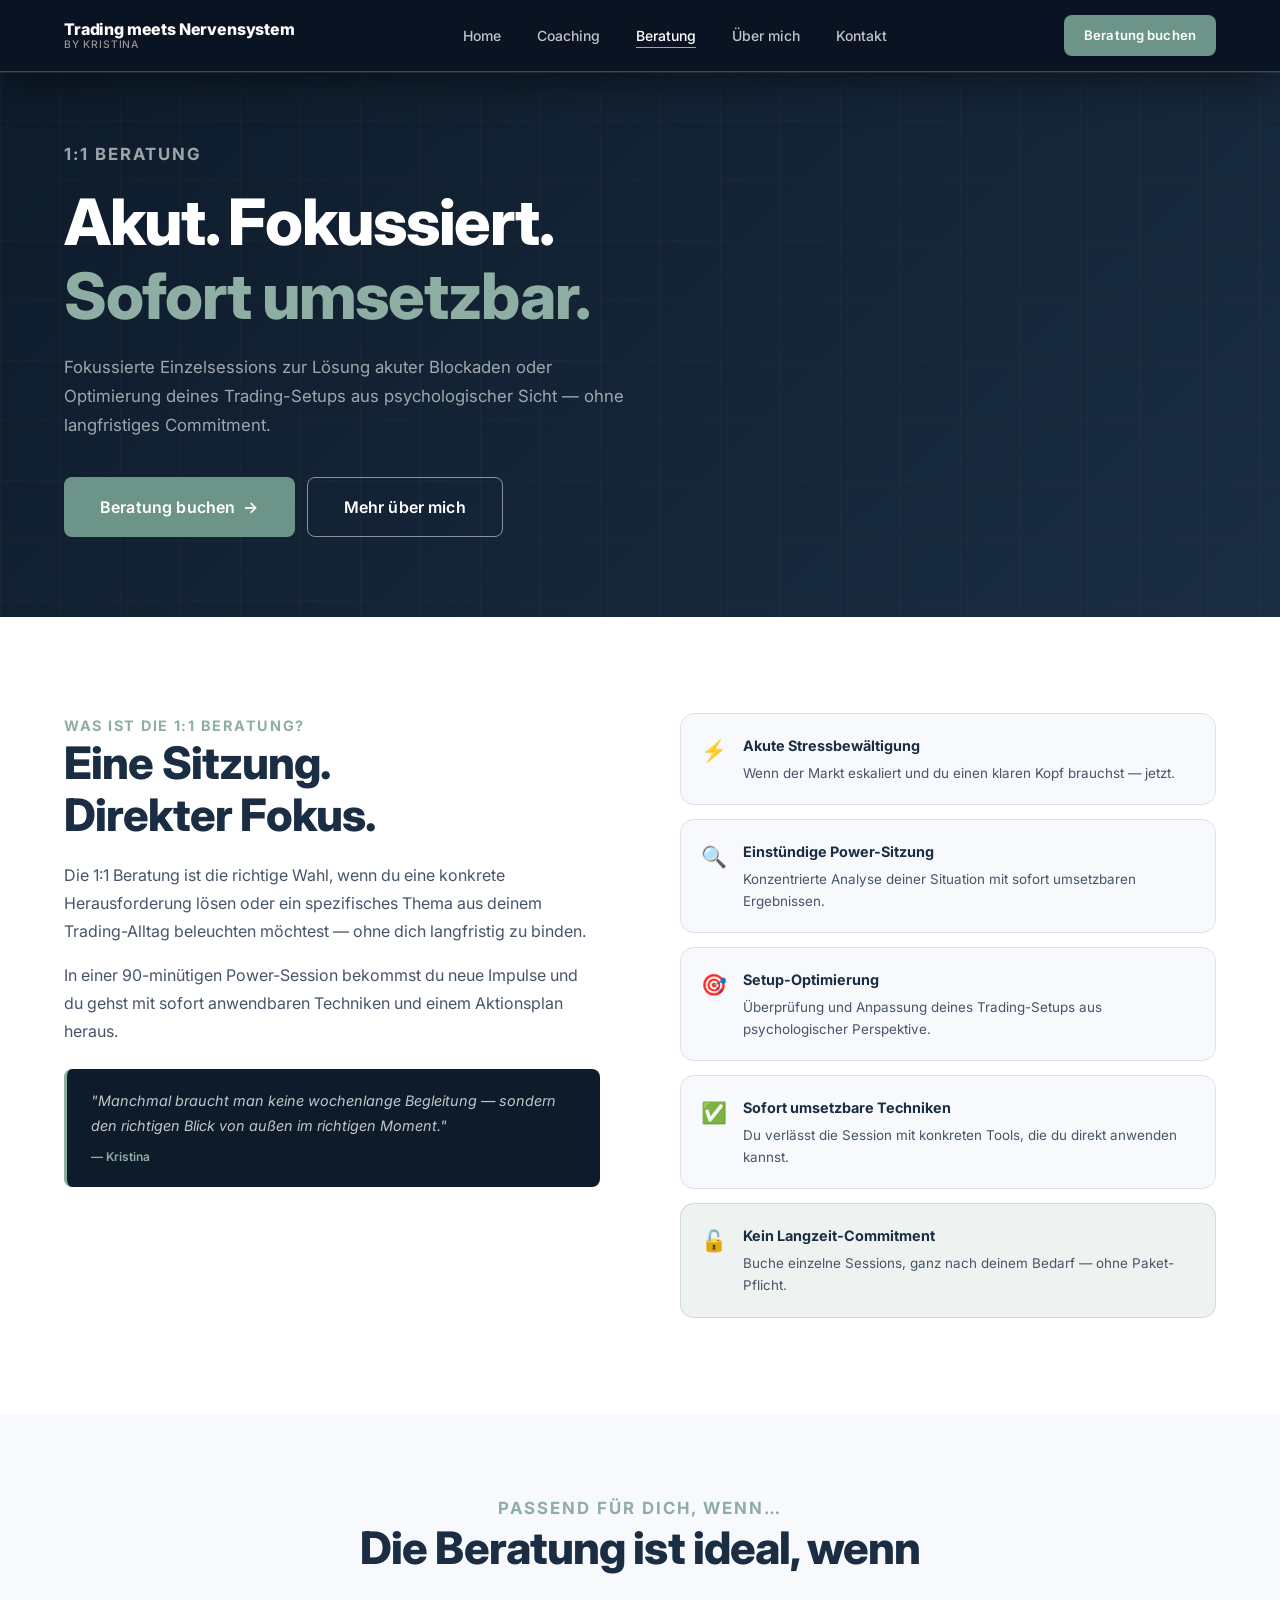
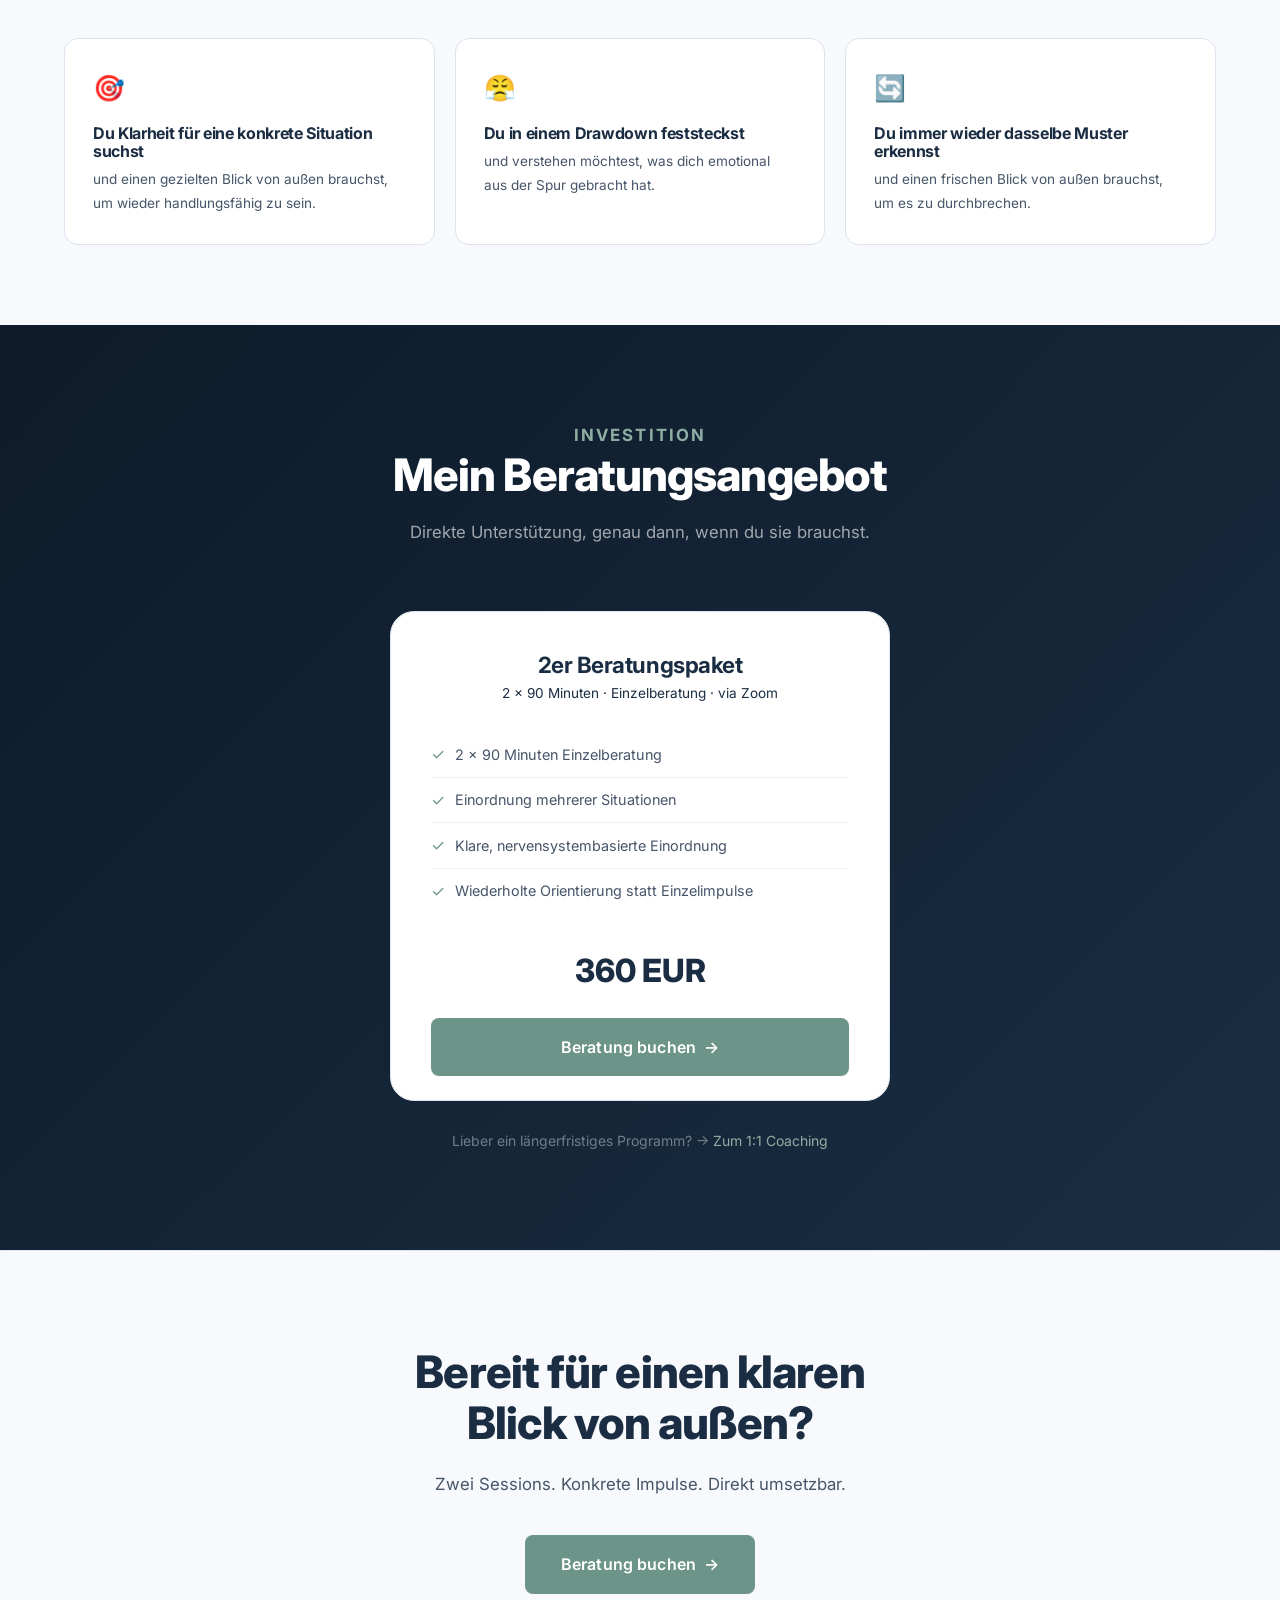
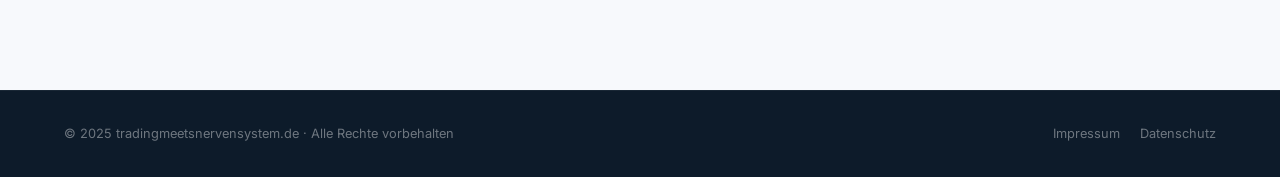
<file: beratung.html>
﻿<!DOCTYPE html>
<html lang="de">
<head>
  <meta charset="UTF-8">
  <meta name="viewport" content="width=device-width, initial-scale=1.0">
  <title>1:1 Beratung | Trading meets Nervensystem</title>
  <meta name="description" content="Fokussierte Einzelsessions zur Lösung akuter Blockaden oder Optimierung deines Trading-Setups aus psychologischer Sicht.">
  <link rel="preconnect" href="https://fonts.googleapis.com">
  <link rel="preconnect" href="https://fonts.gstatic.com" crossorigin>
  <link href="https://fonts.googleapis.com/css2?family=Inter:wght@300;400;500;600;700;800;900&display=swap" rel="stylesheet">
  <link rel="stylesheet" href="style.css">
  <style>
    /* ===== MOBILE FIXES beratung.html ===== */
    @media(max-width:768px) {
      /* "Was ist die Beratung" 2-Spalten → untereinander */
      .two-col-grid { grid-template-columns: 1fr !important; gap: 40px !important; }
      /* "Für wen" 3-Spalten → 1 Spalte */
      .three-col-grid { grid-template-columns: 1fr !important; gap: 16px !important; }
    }
    @media(max-width:600px) {
      /* Page-Hero Abstand */
      .page-hero { padding-top: calc(var(--nav-h, 64px) + 32px) !important; padding-bottom: 48px !important; }
      .page-hero h1 { font-size: clamp(1.8rem, 7vw, 2.6rem); }
      .page-hero p { font-size: 0.95rem; }
      /* Buttons untereinander */
      .page-hero div[style*="display:flex"] { flex-direction: column !important; }
      .page-hero .btn { width: 100% !important; justify-content: center !important; }
      /* Zitat-Box auf dunklem Hintergrund */
      div[style*="border-left:3px"] { padding: 16px !important; }
      /* Preiskarten */
      .pricing-card { padding: 24px 20px !important; }
    }
  </style>
</head>
<body class="subpage">

<nav class="nav scrolled" id="nav">
  <div class="nav-inner">
    <a href="index.html" class="nav-logo">
      <span class="logo-main">Trading meets Nervensystem</span>
      <span class="logo-sub">by Kristina</span>
    </a>
    <ul class="nav-links">
      <li><a href="index.html">Home</a></li>
      <li><a href="coaching.html">Coaching</a></li>
      <li><a href="beratung.html" class="active">Beratung</a></li>
      <li><a href="about.html">Über mich</a></li>
      <li><a href="contact.html">Kontakt</a></li>
    </ul>
    <a href="https://zeeg.me/kristinagibert/90-minutiges-coaching" target="_blank" rel="noopener" class="btn btn-teal btn-sm nav-cta">Beratung buchen</a>
    <button class="nav-hamburger" id="hamburger" aria-label="Menü öffnen"><span></span><span></span><span></span></button>
  </div>
</nav>
<div class="nav-mobile" id="nav-mobile">
  <a href="index.html">Home</a>
  <a href="coaching.html">Coaching</a>
  <a href="beratung.html">Beratung</a>
  <a href="about.html">Über mich</a>
  <a href="contact.html">Kontakt</a>
  <a href="mustercheck.html" class="btn btn-teal" style="margin-top:8px;justify-content:center;">Kostenloser Mustercheck <span class="arrow">→</span></a>
</div>

<!-- HERO -->
<section class="page-hero">
  <div class="container">
    <p class="label">1:1 Beratung</p>
    <h1>Akut. Fokussiert.<br><span class="accent">Sofort umsetzbar.</span></h1>
    <p>Fokussierte Einzelsessions zur Lösung akuter Blockaden oder Optimierung deines Trading-Setups aus psychologischer Sicht — ohne langfristiges Commitment.</p>
    <div style="display:flex;gap:12px;margin-top:36px;flex-wrap:wrap;">
      <a href="https://zeeg.me/kristinagibert/90-minutiges-coaching" target="_blank" rel="noopener" class="btn btn-teal btn-lg">Beratung buchen <span class="arrow">→</span></a>
      <a href="about.html" class="btn btn-ghost-white btn-lg">Mehr über mich</a>
    </div>
  </div>
</section>

<!-- WAS IST DIE BERATUNG -->
<section style="background:var(--white);padding:96px 0;">
  <div class="container">
    <div style="display:grid;grid-template-columns:1fr 1fr;gap:80px;align-items:start;" class="two-col-grid">
      <div class="fade-up">
        <p class="label">Was ist die 1:1 Beratung?</p>
        <h2>Eine Sitzung.<br>Direkter Fokus.</h2>
        <p style="margin:20px 0 16px;">Die 1:1 Beratung ist die richtige Wahl, wenn du eine konkrete Herausforderung lösen oder ein spezifisches Thema aus deinem Trading-Alltag beleuchten möchtest — ohne dich langfristig zu binden.</p>
        <p style="margin-bottom:24px;">In einer 90-minütigen Power-Session bekommst du neue Impulse und du gehst mit sofort anwendbaren Techniken und einem Aktionsplan heraus.</p>
        <div style="background:var(--navy-deeper);border-left:3px solid var(--teal-light);border-radius:var(--radius-sm);padding:20px 24px;">
          <p style="color:rgba(255,255,255,0.75);font-style:italic;font-size:0.9rem;line-height:1.7;">"Manchmal braucht man keine wochenlange Begleitung — sondern den richtigen Blick von außen im richtigen Moment."</p>
          <p style="color:var(--teal-light);font-size:0.75rem;font-weight:600;margin-top:8px;">— Kristina</p>
        </div>
      </div>
      <div class="fade-up" style="display:flex;flex-direction:column;gap:14px;">
        <div style="display:flex;gap:16px;padding:20px;background:var(--gray-50);border:1px solid var(--gray-200);border-radius:var(--radius);">
          <span style="font-size:1.3rem;flex-shrink:0;">⚡</span>
          <div><div style="font-weight:700;color:var(--navy-dark);margin-bottom:4px;font-size:0.9rem;">Akute Stressbewältigung</div><div style="font-size:0.84rem;color:var(--gray-600);">Wenn der Markt eskaliert und du einen klaren Kopf brauchst — jetzt.</div></div>
        </div>
        <div style="display:flex;gap:16px;padding:20px;background:var(--gray-50);border:1px solid var(--gray-200);border-radius:var(--radius);">
          <span style="font-size:1.3rem;flex-shrink:0;">🔍</span>
          <div><div style="font-weight:700;color:var(--navy-dark);margin-bottom:4px;font-size:0.9rem;">Einstündige Power-Sitzung</div><div style="font-size:0.84rem;color:var(--gray-600);">Konzentrierte Analyse deiner Situation mit sofort umsetzbaren Ergebnissen.</div></div>
        </div>
        <div style="display:flex;gap:16px;padding:20px;background:var(--gray-50);border:1px solid var(--gray-200);border-radius:var(--radius);">
          <span style="font-size:1.3rem;flex-shrink:0;">🎯</span>
          <div><div style="font-weight:700;color:var(--navy-dark);margin-bottom:4px;font-size:0.9rem;">Setup-Optimierung</div><div style="font-size:0.84rem;color:var(--gray-600);">Überprüfung und Anpassung deines Trading-Setups aus psychologischer Perspektive.</div></div>
        </div>
        <div style="display:flex;gap:16px;padding:20px;background:var(--gray-50);border:1px solid var(--gray-200);border-radius:var(--radius);">
          <span style="font-size:1.3rem;flex-shrink:0;">✅</span>
          <div><div style="font-weight:700;color:var(--navy-dark);margin-bottom:4px;font-size:0.9rem;">Sofort umsetzbare Techniken</div><div style="font-size:0.84rem;color:var(--gray-600);">Du verlässt die Session mit konkreten Tools, die du direkt anwenden kannst.</div></div>
        </div>
        <div style="display:flex;gap:16px;padding:20px;background:var(--teal-pale);border:1px solid rgba(143,174,163,0.35);border-radius:var(--radius);">
          <span style="font-size:1.3rem;flex-shrink:0;">🔓</span>
          <div><div style="font-weight:700;color:var(--navy-dark);margin-bottom:4px;font-size:0.9rem;">Kein Langzeit-Commitment</div><div style="font-size:0.84rem;color:var(--gray-600);">Buche einzelne Sessions, ganz nach deinem Bedarf — ohne Paket-Pflicht.</div></div>
        </div>
      </div>
    </div>
  </div>
</section>

<!-- FÜR WEN -->
<section style="background:var(--gray-50);padding:80px 0;">
  <div class="container">
    <div class="section-header center fade-up">
      <p class="label">Passend für dich, wenn…</p>
      <h2>Die Beratung ist ideal, wenn</h2>
    </div>
    <div style="display:grid;grid-template-columns:repeat(3,1fr);gap:20px;" class="fade-up three-col-grid">
      <div style="background:var(--white);border:1px solid var(--gray-200);border-radius:var(--radius);padding:28px;">
        <div style="font-size:1.6rem;margin-bottom:14px;">🎯</div>
        <h3 style="font-size:1rem;margin-bottom:8px;">Du Klarheit für eine konkrete Situation suchst</h3>
        <p style="font-size:0.85rem;">und einen gezielten Blick von außen brauchst, um wieder handlungsfähig zu sein.</p>
      </div>
      <div style="background:var(--white);border:1px solid var(--gray-200);border-radius:var(--radius);padding:28px;">
        <div style="font-size:1.6rem;margin-bottom:14px;">😤</div>
        <h3 style="font-size:1rem;margin-bottom:8px;">Du in einem Drawdown feststeckst</h3>
        <p style="font-size:0.85rem;">und verstehen möchtest, was dich emotional aus der Spur gebracht hat.</p>
      </div>
      <div style="background:var(--white);border:1px solid var(--gray-200);border-radius:var(--radius);padding:28px;">
        <div style="font-size:1.6rem;margin-bottom:14px;">🔄</div>
        <h3 style="font-size:1rem;margin-bottom:8px;">Du immer wieder dasselbe Muster erkennst</h3>
        <p style="font-size:0.85rem;">und einen frischen Blick von außen brauchst, um es zu durchbrechen.</p>
      </div>
    </div>
  </div>
</section>

<!-- PREISE -->
<section class="pricing-section">
  <div class="container">
    <div class="section-header center fade-up">
      <p class="label">Investition</p>
      <h2>Mein Beratungsangebot</h2>
      <p>Direkte Unterstützung, genau dann, wenn du sie brauchst.</p>
    </div>
    <div style="max-width:500px;margin:0 auto;" class="fade-up">
      <div class="pricing-card featured" style="text-align:center;">
        <h3>2er Beratungspaket</h3>
        <div class="pricing-duration">2 × 90 Minuten · Einzelberatung · via Zoom</div>
        <ul class="pricing-features" style="text-align:left;">
          <li><span class="check">✓</span> 2 × 90 Minuten Einzelberatung</li>
          <li><span class="check">✓</span> Einordnung mehrerer Situationen</li>
          <li><span class="check">✓</span> Klare, nervensystembasierte Einordnung</li>
          <li><span class="check">✓</span> Wiederholte Orientierung statt Einzelimpulse</li>
        </ul>
        <div style="font-size:2rem;font-weight:800;color:var(--navy-dark);margin:20px 0 20px;">360 EUR</div>
        <a href="https://zeeg.me/kristinagibert/90-minutiges-coaching" target="_blank" rel="noopener" class="btn btn-teal btn-lg" style="width:100%;justify-content:center;">Beratung buchen <span class="arrow">→</span></a>
      </div>
    </div>
    <p style="text-align:center;margin-top:28px;font-size:0.875rem;color:rgba(255,255,255,0.4);">Lieber ein längerfristiges Programm? → <a href="coaching.html" style="color:var(--teal-light);">Zum 1:1 Coaching</a></p>
  </div>
</section>

<!-- FAQ -->
<!-- FAQ ausgeblendet -->
<section class="faq-section" style="display:none;">
  <div class="container">
    <div class="section-header center fade-up"><p class="label">FAQ</p><h2>Häufig gestellte Fragen</h2></div>
    <div class="faq-list fade-up">
      <div class="faq-item">
        <div class="faq-question" onclick="toggleFaq(this)">Wie unterscheidet sich die Beratung vom Coaching?<span class="faq-icon">+</span></div>
        <div class="faq-answer"><div class="faq-answer-inner">Die Beratung ist eine fokussierte Einzel-Session für spezifische, akute Themen — ohne längerfristige Begleitung. Das Coaching ist ein mehrwöchiges Programm mit tiefgreifender Arbeit an Mustern, Strukturen und nachhaltigem Aufbau des Nervensystems.</div></div>
      </div>
      <div class="faq-item">
        <div class="faq-question" onclick="toggleFaq(this)">Wie schnell bekomme ich einen Termin?<span class="faq-icon">+</span></div>
        <div class="faq-answer"><div class="faq-answer-inner">Nach deiner Anfrage melde ich mich innerhalb von 24 Stunden. Je nach Verfügbarkeit kann ich in der Regel innerhalb weniger Tage einen Termin anbieten.</div></div>
      </div>
      <div class="faq-item">
        <div class="faq-question" onclick="toggleFaq(this)">Findet die Session online statt?<span class="faq-icon">+</span></div>
        <div class="faq-answer"><div class="faq-answer-inner">Ja, alle Sessions finden via Zoom statt — ortsunabhängig, flexibel und diskret.</div></div>
      </div>
      <div class="faq-item">
        <div class="faq-question" onclick="toggleFaq(this)">Kann ich nach der Beratung ins Coaching wechseln?<span class="faq-icon">+</span></div>
        <div class="faq-answer"><div class="faq-answer-inner">Absolut. Viele Klienten nutzen die Beratung als ersten Schritt, um das Coaching kennenzulernen. Der Einstieg ins Coaching-Programm ist jederzeit möglich.</div></div>
      </div>
    </div>
  </div>
</section>


<section style="background:var(--gray-50);padding:96px 0;border-top:1px solid var(--gray-200);">
  <div class="container">
    <div style="max-width:680px;margin:0 auto;text-align:center;" class="fade-up">
      <h2 style="color:var(--navy-dark);margin-bottom:20px;">Bereit für einen klaren<br>Blick von außen?</h2>
      <p style="color:var(--gray-600);font-size:1.05rem;margin-bottom:36px;">Zwei Sessions. Konkrete Impulse. Direkt umsetzbar.</p>
      <a href="https://zeeg.me/kristinagibert/90-minutiges-coaching" target="_blank" rel="noopener" class="btn btn-teal btn-lg">Beratung buchen <span class="arrow">→</span></a>
    </div>
  </div>
</section>

<footer class="footer" style="padding:32px 0;">
  <div class="container">
    <div style="display:flex;align-items:center;justify-content:space-between;flex-wrap:wrap;gap:16px;">
      <p style="font-size:0.8rem;color:rgba(255,255,255,0.4);margin:0;">© 2025 tradingmeetsnervensystem.de · Alle Rechte vorbehalten</p>
      <div style="display:flex;gap:20px;">
        <a href="impressum.html" style="font-size:0.8rem;color:rgba(255,255,255,0.4);transition:color 0.2s;" onmouseover="this.style.color='rgba(255,255,255,0.8)'" onmouseout="this.style.color='rgba(255,255,255,0.4)'">Impressum</a>
        <a href="datenschutz.html" style="font-size:0.8rem;color:rgba(255,255,255,0.4);transition:color 0.2s;" onmouseover="this.style.color='rgba(255,255,255,0.8)'" onmouseout="this.style.color='rgba(255,255,255,0.4)'">Datenschutz</a>
      </div>
    </div>
  </div>
</footer>
<script src="main.js"></script>
<!-- Testimonials-JS entfernt -->
<script>
(function() {
  var track = document.querySelector('.testimonials-track');
  if (!track) return;
  var ANIM_S = 50;
  var resumeTimer = null;
  var busy = false;

  function tx(el) {
    var t = window.getComputedStyle(el).transform;
    if (!t || t === 'none') return 0;
    var v = t.replace('matrix(','').replace(')','').split(',');
    return parseFloat(v[4]) || 0;
  }

  function move(dir) {
    if (busy) return;
    busy = true;
    clearTimeout(resumeTimer);
    var card = track.querySelector('.testimonial-card');
    var cw = card ? card.offsetWidth + 24 : 360;
    var cur = tx(track);
    var tgt = cur + dir * cw;
    track.style.transition = 'none';
    track.style.animation = 'none';
    track.style.transform = 'translateX(' + cur + 'px)';
    void track.offsetHeight;
    track.style.transition = 'transform 0.45s cubic-bezier(0.25,0.46,0.45,0.94)';
    track.style.transform = 'translateX(' + tgt + 'px)';
    setTimeout(function() { busy = false; }, 500);
    resumeTimer = setTimeout(function() { resume(tgt); }, 3500);
  }

  function resume(frozenX) {
    var half = track.scrollWidth / 2;
    var x = frozenX;
    while (x > 0) x -= half;
    while (x < -half) x += half;
    var delay = -Math.round((Math.abs(x) / half) * ANIM_S * 1000);
    track.style.transition = 'none';
    track.style.transform = 'translateX(' + x + 'px)';
    void track.offsetHeight;
    track.style.transform = '';
    track.style.animation = 'marquee ' + ANIM_S + 's linear ' + delay + 'ms infinite';
  }

  var prev = document.querySelector('.t-prev');
  var next = document.querySelector('.t-next');
  if (prev) prev.addEventListener('click', function() { move(1); });
  if (next) next.addEventListener('click', function() { move(-1); });
})();
</script>
</body>
</html>
</file>
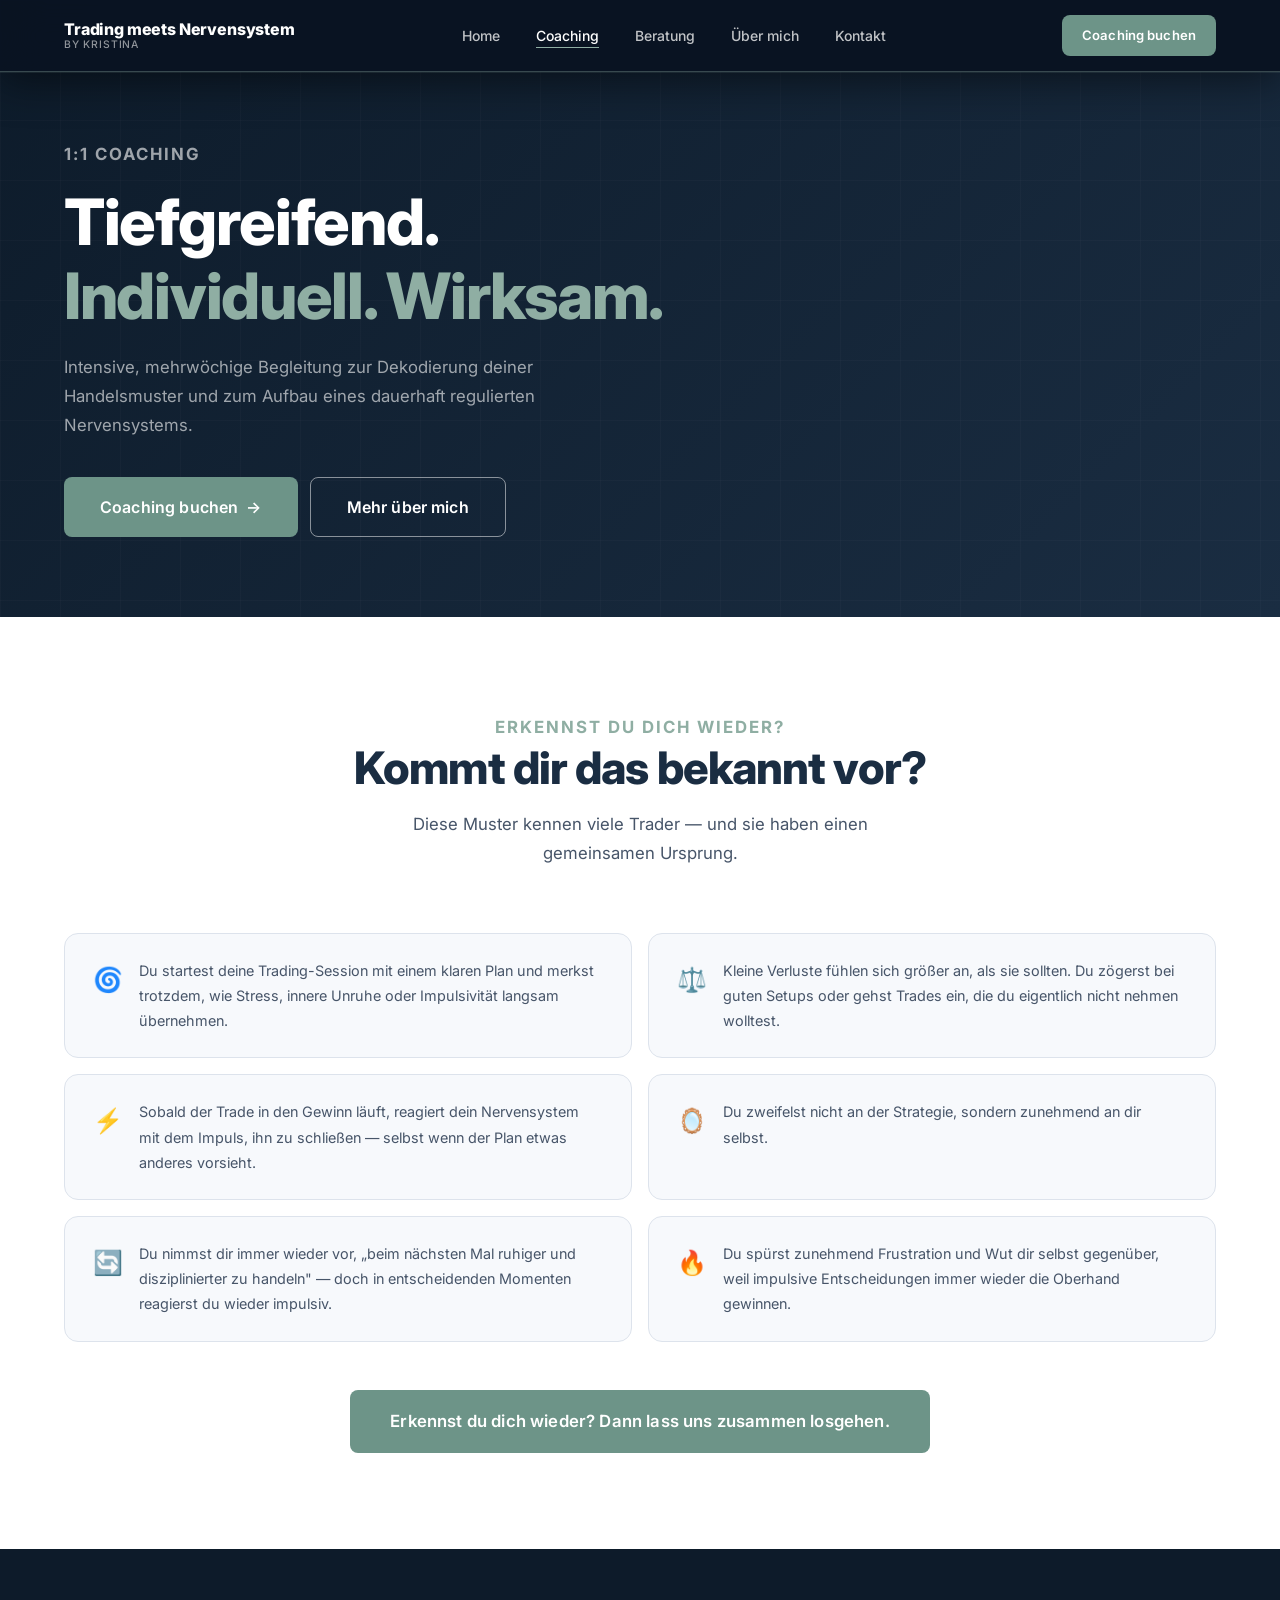
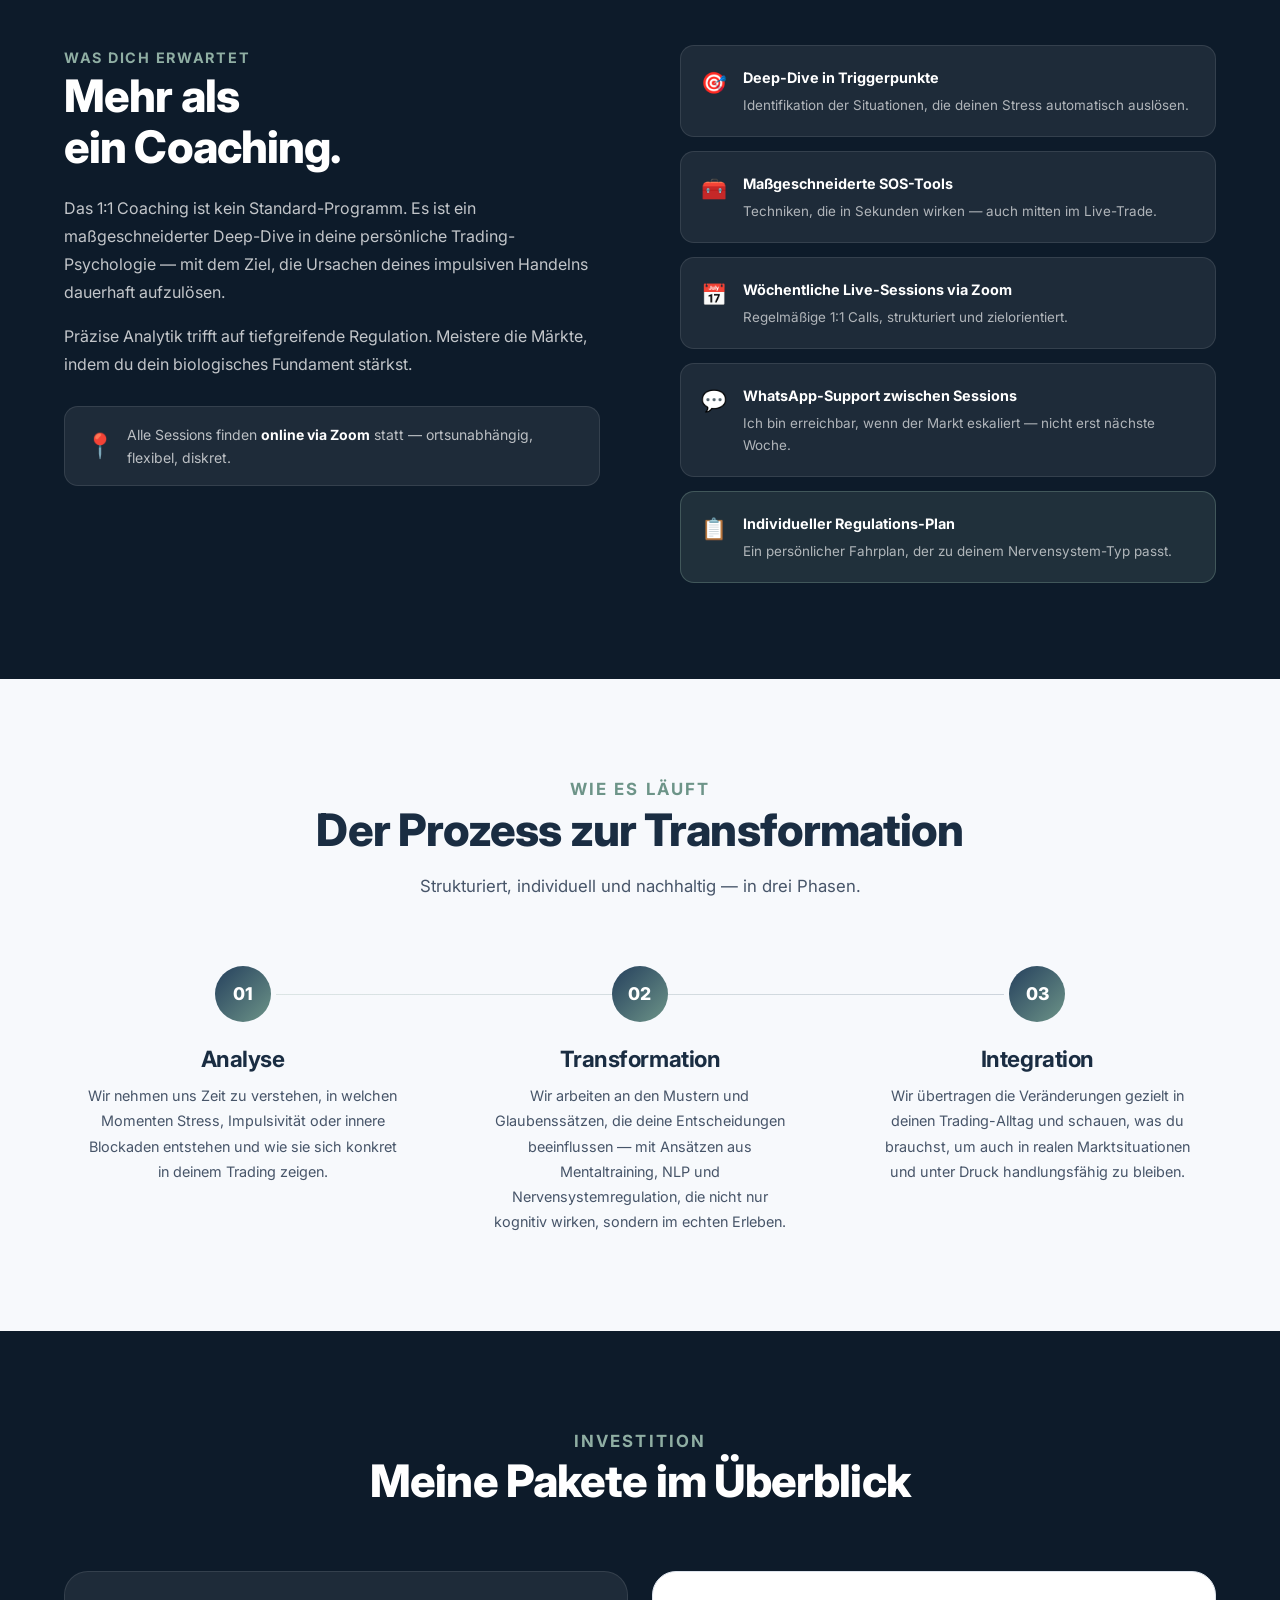
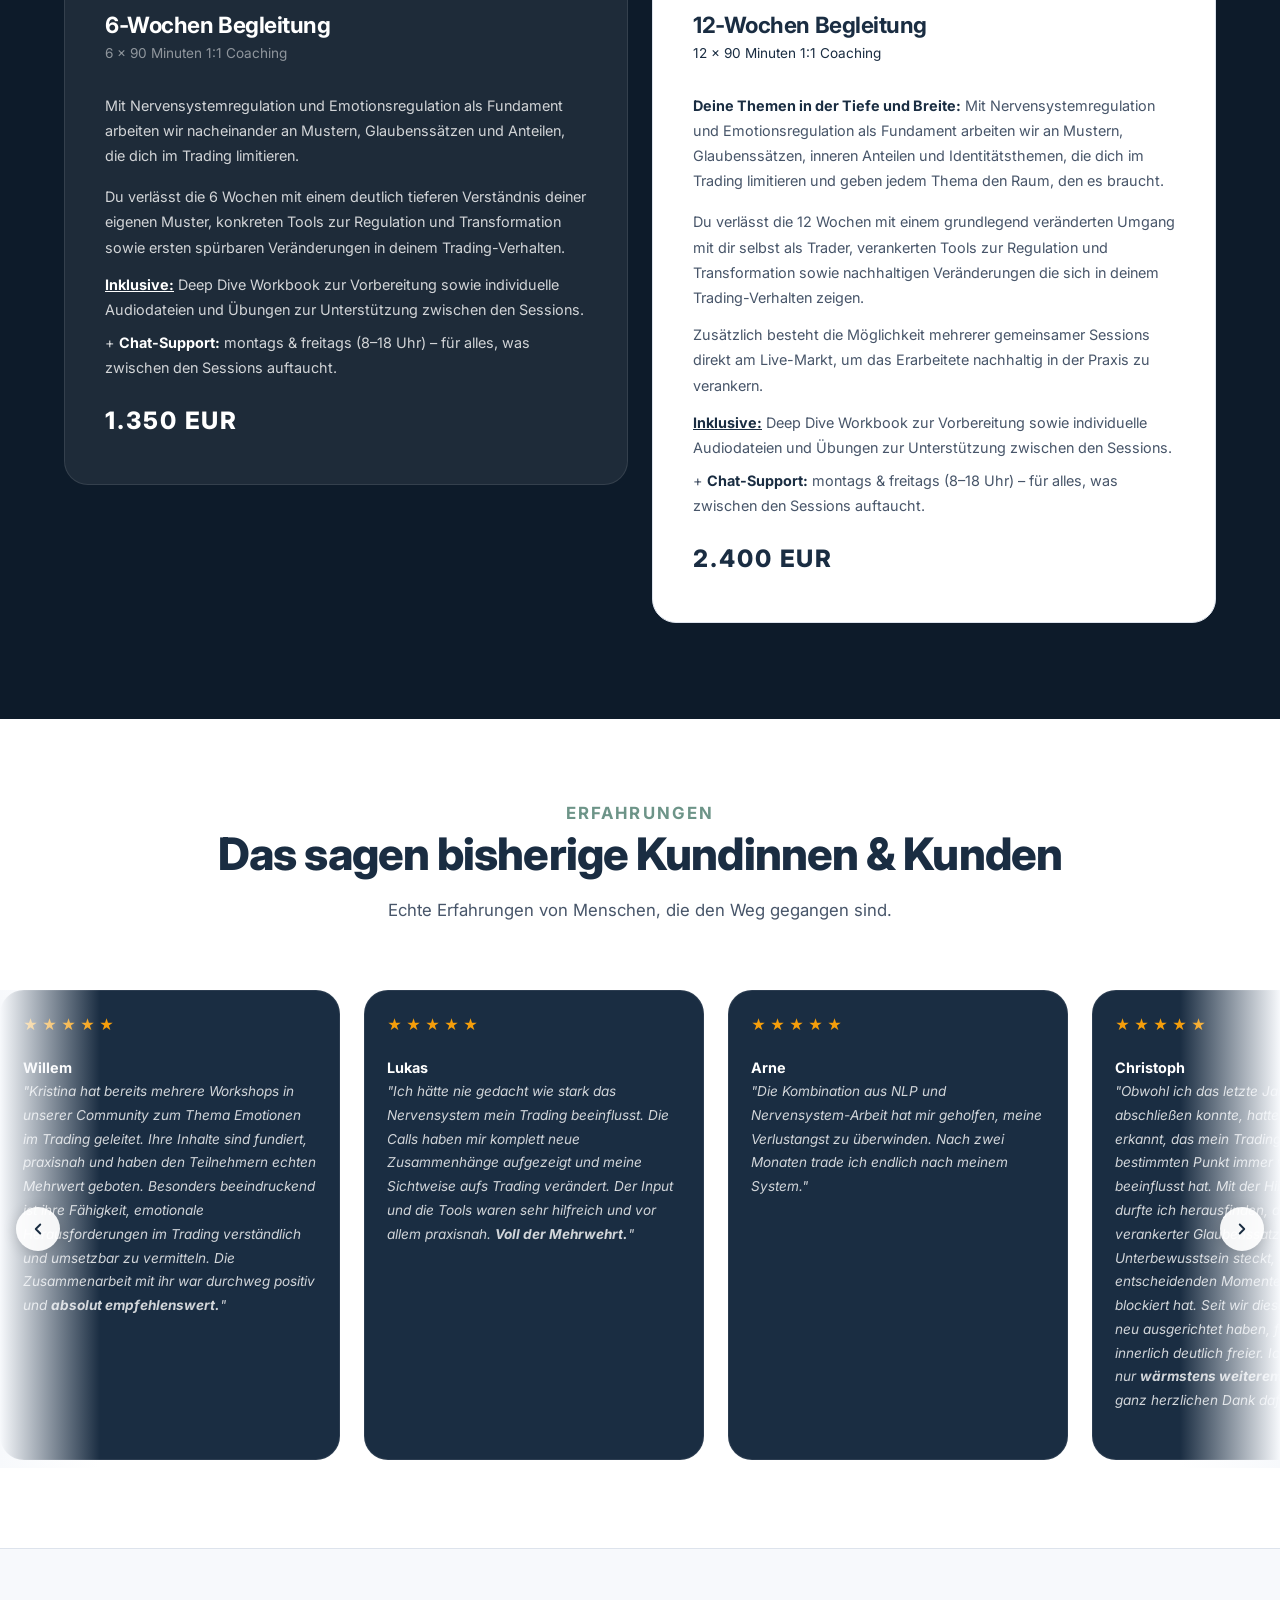
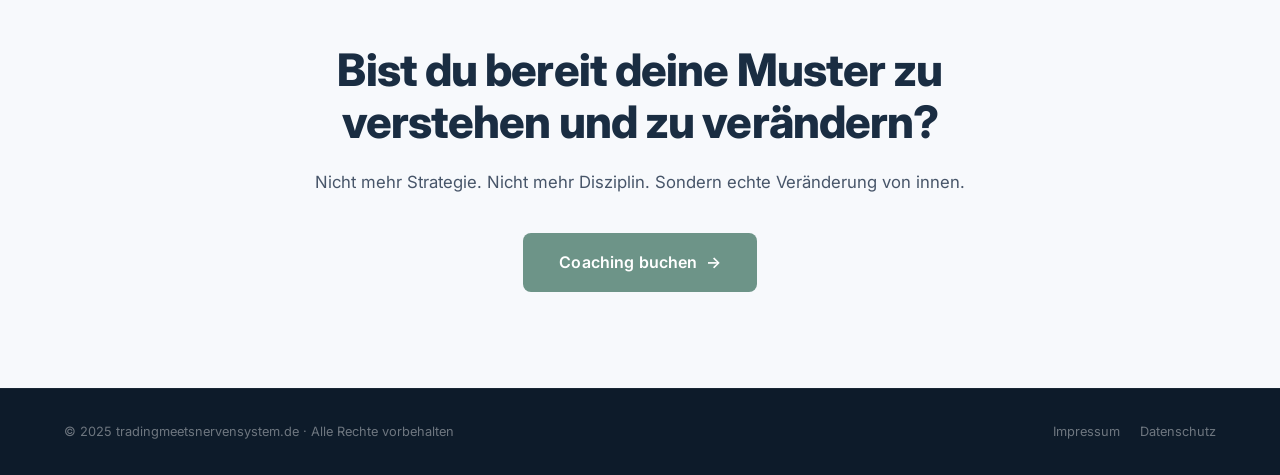
<file: coaching.html>
﻿<!DOCTYPE html>
<html lang="de">
<head>
  <meta charset="UTF-8">
  <meta name="viewport" content="width=device-width, initial-scale=1.0">
  <title>1:1 Coaching | Trading meets Nervensystem</title>
  <meta name="description" content="Intensive mehrwöchige Begleitung zur Dekodierung deiner Handelsmuster und Aufbau eines regulierten Nervensystems.">
  <link rel="preconnect" href="https://fonts.googleapis.com">
  <link rel="preconnect" href="https://fonts.gstatic.com" crossorigin>
  <link href="https://fonts.googleapis.com/css2?family=Inter:wght@300;400;500;600;700;800;900&display=swap" rel="stylesheet">
  <link rel="stylesheet" href="style.css">
  <style>
    /* PROZESS */
    .process-section { background: var(--gray-50); }
    .process-section .section-header .label { color: var(--teal); }
    .process-section .section-header h2 { color: var(--navy-dark); }
    .process-section .section-header p { color: var(--gray-600); }
    .process-section .process-step h3 { color: var(--navy-dark); }
    .process-section .process-step p { color: var(--gray-600); }
    /* PRICING */
    .pricing-section { background: #0d1b2a; }
    /* TESTIMONIALS — heller Hintergrund, dunkle Karten */
    .testimonials-section { background: var(--white); }
    .testimonials-section .section-header .label { color: var(--teal); }
    .testimonials-section .section-header h2 { color: var(--navy-dark); }
    .testimonials-section .section-header p { color: var(--gray-600); }
    .testimonials-marquee {
      overflow: hidden;
      width: 100%;
      position: relative;
      margin-top: 48px;
      padding-bottom: 8px;
    }
    .testimonials-marquee::before,
    .testimonials-marquee::after {
      content: '';
      position: absolute;
      top: 0; bottom: 0;
      width: 100px;
      z-index: 2;
      pointer-events: none;
    }
    .testimonials-marquee::before {
      left: 0;
      background: linear-gradient(to right, var(--gray-50), transparent);
    }
    .testimonials-marquee::after {
      right: 0;
      background: linear-gradient(to left, var(--gray-50), transparent);
    }
    .testimonials-track {
      display: flex;
      gap: 24px;
      width: max-content;
      animation: marquee 50s linear infinite;
    }
    .testimonials-track:hover { animation-play-state: paused; }
    @keyframes marquee {
      0%   { transform: translateX(0); }
      100% { transform: translateX(-50%); }
    }
    .testimonials-section .testimonial-card {
      background: #1a2d42;
      border: 1px solid rgba(255,255,255,0.08);
      width: 340px;
      flex-shrink: 0;
      padding: 22px;
    }
    .testimonials-section .testimonial-text { font-size: 0.85rem; color: rgba(255,255,255,0.8); }
    .testimonials-section .author-name { font-size: 0.9rem; color: var(--white); }
    .testimonials-section .testimonial-card:hover { background: #0d1b2a; border-color: rgba(255,255,255,0.12); }
    .testimonials-section .star { color: #f59e0b; }
    .t-arrow {
      position: absolute;
      top: 50%;
      transform: translateY(-50%);
      z-index: 10;
      width: 44px;
      height: 44px;
      border-radius: 50%;
      border: none;
      background: rgba(255,255,255,0.92);
      color: var(--navy-dark);
      cursor: pointer;
      display: flex;
      align-items: center;
      justify-content: center;
      transition: background 0.2s, color 0.2s, transform 0.2s;
      box-shadow: 0 2px 14px rgba(0,0,0,0.15);
    }
    .t-arrow:hover {
      background: var(--teal);
      color: var(--white);
      transform: translateY(-50%) scale(1.08);
    }
    .t-prev { left: 16px; }
    .t-next { right: 16px; }
    @media(max-width:600px) {
      .testimonials-section .testimonial-card { width: min(290px, 84vw); padding: 18px; }
      .t-arrow { width: 34px; height: 34px; }
      .t-prev { left: 6px; }
      .t-next { right: 6px; }
      .testimonials-marquee::before,
      .testimonials-marquee::after { display: none; }
    }
    /* ===== MOBILE FIXES coaching.html ===== */
    @media(max-width:768px) {
      /* Aufzählungsboxen "Kommt dir das bekannt vor" → 1 Spalte */
      .recognition-grid { grid-template-columns: 1fr !important; gap: 12px !important; }
      /* "Was dich erwartet" Zwei-Spalten → untereinander */
      .two-col-grid { grid-template-columns: 1fr !important; gap: 40px !important; }
    }
    @media(max-width:600px) {
      /* Page-Hero Abstand */
      .page-hero { padding-top: calc(var(--nav-h, 64px) + 32px) !important; padding-bottom: 48px !important; }
      .page-hero h1 { font-size: clamp(1.8rem, 7vw, 2.6rem); }
      .page-hero p { font-size: 0.95rem; }
      /* Buttons nebeneinander → untereinander */
      .page-hero div[style*="display:flex"] { flex-direction: column !important; }
      .page-hero .btn { width: 100% !important; justify-content: center !important; }
      /* Zoom-Info Box */
      div[style*="display:flex;align-items:center;gap:12px;margin-top:28px"] { flex-direction: row !important; }
      /* Preiskarten */
      .pricing-grid { grid-template-columns: 1fr !important; }
      .pricing-card { padding: 24px 20px !important; }
      /* Erkennst du dich wieder – Button */
      .recognition-cta { width: 100% !important; padding: 16px 20px !important; font-size: 0.95rem !important; text-align: center; white-space: normal !important; box-sizing: border-box; }
    }
  </style>
</head>
<body class="subpage">

<nav class="nav scrolled" id="nav">
  <div class="nav-inner">
    <a href="index.html" class="nav-logo">
      <span class="logo-main">Trading meets Nervensystem</span>
      <span class="logo-sub">by Kristina</span>
    </a>
    <ul class="nav-links">
      <li><a href="index.html">Home</a></li>
      <li><a href="coaching.html" class="active">Coaching</a></li>
      <li><a href="beratung.html">Beratung</a></li>
      <li><a href="about.html">Über mich</a></li>
      <li><a href="contact.html">Kontakt</a></li>
    </ul>
    <a href="https://zeeg.me/kristinagibert/90-minutiges-coaching" target="_blank" rel="noopener" class="btn btn-teal btn-sm nav-cta">Coaching buchen</a>
    <button class="nav-hamburger" id="hamburger" aria-label="Menü öffnen"><span></span><span></span><span></span></button>
  </div>
</nav>
<div class="nav-mobile" id="nav-mobile">
  <a href="index.html">Home</a>
  <a href="coaching.html">Coaching</a>
  <a href="beratung.html">Beratung</a>
  <a href="about.html">Über mich</a>
  <a href="contact.html">Kontakt</a>
  <a href="mustercheck.html" class="btn btn-teal" style="margin-top:8px;justify-content:center;">Kostenloser Mustercheck <span class="arrow">→</span></a>
</div>

<section class="page-hero">
  <div class="container">
    <p class="label">1:1 Coaching</p>
    <h1>Tiefgreifend.<br><span class="accent">Individuell. Wirksam.</span></h1>
    <p>Intensive, mehrwöchige Begleitung zur Dekodierung deiner Handelsmuster und zum Aufbau eines dauerhaft regulierten Nervensystems.</p>
    <div style="display:flex;gap:12px;margin-top:36px;flex-wrap:wrap;">
      <a href="https://zeeg.me/kristinagibert/90-minutiges-coaching" target="_blank" rel="noopener" class="btn btn-teal btn-lg">Coaching buchen <span class="arrow">→</span></a>
      <a href="about.html" class="btn btn-ghost-white btn-lg">Mehr über mich</a>
    </div>
  </div>
</section>

<!-- KOMMT DIR DAS BEKANNT VOR -->
<section style="background:var(--white);padding:96px 0;">
  <div class="container">
    <div class="section-header center fade-up">
      <p class="label">Erkennst du dich wieder?</p>
      <h2>Kommt dir das bekannt vor?</h2>
      <p style="max-width:560px;margin:0 auto;">Diese Muster kennen viele Trader — und sie haben einen gemeinsamen Ursprung.</p>
    </div>
    <div style="display:grid;grid-template-columns:1fr 1fr;gap:16px;margin-top:48px;" class="fade-up recognition-grid">

      <div style="background:var(--gray-50);border:1px solid var(--gray-200);border-radius:var(--radius);padding:24px 28px;display:flex;gap:16px;align-items:flex-start;">
        <span style="font-size:1.5rem;flex-shrink:0;margin-top:2px;">🌀</span>
        <p style="font-size:0.9rem;color:var(--gray-600);line-height:1.75;margin:0;">Du startest deine Trading-Session mit einem klaren Plan und merkst trotzdem, wie Stress, innere Unruhe oder Impulsivität langsam übernehmen.</p>
      </div>

      <div style="background:var(--gray-50);border:1px solid var(--gray-200);border-radius:var(--radius);padding:24px 28px;display:flex;gap:16px;align-items:flex-start;">
        <span style="font-size:1.5rem;flex-shrink:0;margin-top:2px;">⚖️</span>
        <p style="font-size:0.9rem;color:var(--gray-600);line-height:1.75;margin:0;">Kleine Verluste fühlen sich größer an, als sie sollten. Du zögerst bei guten Setups oder gehst Trades ein, die du eigentlich nicht nehmen wolltest.</p>
      </div>

      <div style="background:var(--gray-50);border:1px solid var(--gray-200);border-radius:var(--radius);padding:24px 28px;display:flex;gap:16px;align-items:flex-start;">
        <span style="font-size:1.5rem;flex-shrink:0;margin-top:2px;">⚡</span>
        <p style="font-size:0.9rem;color:var(--gray-600);line-height:1.75;margin:0;">Sobald der Trade in den Gewinn läuft, reagiert dein Nervensystem mit dem Impuls, ihn zu schließen — selbst wenn der Plan etwas anderes vorsieht.</p>
      </div>

      <div style="background:var(--gray-50);border:1px solid var(--gray-200);border-radius:var(--radius);padding:24px 28px;display:flex;gap:16px;align-items:flex-start;">
        <span style="font-size:1.5rem;flex-shrink:0;margin-top:2px;">🪞</span>
        <p style="font-size:0.9rem;color:var(--gray-600);line-height:1.75;margin:0;">Du zweifelst nicht an der Strategie, sondern zunehmend an dir selbst.</p>
      </div>

      <div style="background:var(--gray-50);border:1px solid var(--gray-200);border-radius:var(--radius);padding:24px 28px;display:flex;gap:16px;align-items:flex-start;">
        <span style="font-size:1.5rem;flex-shrink:0;margin-top:2px;">🔄</span>
        <p style="font-size:0.9rem;color:var(--gray-600);line-height:1.75;margin:0;">Du nimmst dir immer wieder vor, „beim nächsten Mal ruhiger und disziplinierter zu handeln" — doch in entscheidenden Momenten reagierst du wieder impulsiv.</p>
      </div>

      <div style="background:var(--gray-50);border:1px solid var(--gray-200);border-radius:var(--radius);padding:24px 28px;display:flex;gap:16px;align-items:flex-start;">
        <span style="font-size:1.5rem;flex-shrink:0;margin-top:2px;">🔥</span>
        <p style="font-size:0.9rem;color:var(--gray-600);line-height:1.75;margin:0;">Du spürst zunehmend Frustration und Wut dir selbst gegenüber, weil impulsive Entscheidungen immer wieder die Oberhand gewinnen.</p>
      </div>

    </div>

    <div style="text-align:center;margin-top:48px;" class="fade-up">
      <div class="btn btn-teal btn-lg recognition-cta" style="font-size:1.05rem;padding:18px 40px;cursor:default;">
        Erkennst du dich wieder? Dann lass uns zusammen losgehen.
      </div>
    </div>

  </div>
</section>

<!-- WAS DICH ERWARTET -->
<section style="background:#0d1b2a;padding:96px 0;">
  <div class="container">
    <div style="display:grid;grid-template-columns:1fr 1fr;gap:80px;align-items:start;" class="two-col-grid">
      <div class="fade-up">
        <p class="label">Was dich erwartet</p>
        <h2 style="color:var(--white);">Mehr als<br>ein Coaching.</h2>
        <p style="margin:20px 0 16px;color:rgba(255,255,255,0.75);">Das 1:1 Coaching ist kein Standard-Programm. Es ist ein maßgeschneiderter Deep-Dive in deine persönliche Trading-Psychologie — mit dem Ziel, die Ursachen deines impulsiven Handelns dauerhaft aufzulösen.</p>
        <p style="color:rgba(255,255,255,0.75);">Präzise Analytik trifft auf tiefgreifende Regulation. Meistere die Märkte, indem du dein biologisches Fundament stärkst.</p>
        <div style="display:flex;align-items:center;gap:12px;margin-top:28px;padding:16px 20px;background:rgba(255,255,255,0.07);border:1px solid rgba(255,255,255,0.1);border-radius:var(--radius);">
          <span style="font-size:1.5rem;">📍</span>
          <span style="font-size:0.875rem;color:rgba(255,255,255,0.7);">Alle Sessions finden <strong style="color:var(--white);">online via Zoom</strong> statt — ortsunabhängig, flexibel, diskret.</span>
        </div>
      </div>
      <div class="fade-up" style="display:flex;flex-direction:column;gap:14px;">
        <div style="display:flex;gap:16px;padding:20px;background:rgba(255,255,255,0.07);border:1px solid rgba(255,255,255,0.1);border-radius:var(--radius);">
          <span style="font-size:1.3rem;flex-shrink:0;">🎯</span>
          <div><div style="font-weight:700;color:var(--white);margin-bottom:4px;font-size:0.9rem;">Deep-Dive in Triggerpunkte</div><div style="font-size:0.84rem;color:rgba(255,255,255,0.65);">Identifikation der Situationen, die deinen Stress automatisch auslösen.</div></div>
        </div>
        <div style="display:flex;gap:16px;padding:20px;background:rgba(255,255,255,0.07);border:1px solid rgba(255,255,255,0.1);border-radius:var(--radius);">
          <span style="font-size:1.3rem;flex-shrink:0;">🧰</span>
          <div><div style="font-weight:700;color:var(--white);margin-bottom:4px;font-size:0.9rem;">Maßgeschneiderte SOS-Tools</div><div style="font-size:0.84rem;color:rgba(255,255,255,0.65);">Techniken, die in Sekunden wirken — auch mitten im Live-Trade.</div></div>
        </div>
        <div style="display:flex;gap:16px;padding:20px;background:rgba(255,255,255,0.07);border:1px solid rgba(255,255,255,0.1);border-radius:var(--radius);">
          <span style="font-size:1.3rem;flex-shrink:0;">📅</span>
          <div><div style="font-weight:700;color:var(--white);margin-bottom:4px;font-size:0.9rem;">Wöchentliche Live-Sessions via Zoom</div><div style="font-size:0.84rem;color:rgba(255,255,255,0.65);">Regelmäßige 1:1 Calls, strukturiert und zielorientiert.</div></div>
        </div>
        <div style="display:flex;gap:16px;padding:20px;background:rgba(255,255,255,0.07);border:1px solid rgba(255,255,255,0.1);border-radius:var(--radius);">
          <span style="font-size:1.3rem;flex-shrink:0;">💬</span>
          <div><div style="font-weight:700;color:var(--white);margin-bottom:4px;font-size:0.9rem;">WhatsApp-Support zwischen Sessions</div><div style="font-size:0.84rem;color:rgba(255,255,255,0.65);">Ich bin erreichbar, wenn der Markt eskaliert — nicht erst nächste Woche.</div></div>
        </div>
        <div style="display:flex;gap:16px;padding:20px;background:rgba(143,174,163,0.15);border:1px solid rgba(143,174,163,0.3);border-radius:var(--radius);">
          <span style="font-size:1.3rem;flex-shrink:0;">📋</span>
          <div><div style="font-weight:700;color:var(--white);margin-bottom:4px;font-size:0.9rem;">Individueller Regulations-Plan</div><div style="font-size:0.84rem;color:rgba(255,255,255,0.65);">Ein persönlicher Fahrplan, der zu deinem Nervensystem-Typ passt.</div></div>
        </div>
      </div>
    </div>
  </div>
</section>

<!-- METHODIK -->

<!-- PROZESS -->
<section class="process-section">
  <div class="container">
    <div class="section-header center fade-up">
      <p class="label">Wie es läuft</p>
      <h2>Der Prozess zur Transformation</h2>
      <p>Strukturiert, individuell und nachhaltig — in drei Phasen.</p>
    </div>
    <div class="process-steps">
      <div class="process-step fade-up">
        <div class="step-number">01</div>
        <h3>Analyse</h3>
        <p>Wir nehmen uns Zeit zu verstehen, in welchen Momenten Stress, Impulsivität oder innere Blockaden entstehen und wie sie sich konkret in deinem Trading zeigen.</p>
      </div>
      <div class="process-step fade-up">
        <div class="step-number">02</div>
        <h3>Transformation</h3>
        <p>Wir arbeiten an den Mustern und Glaubenssätzen, die deine Entscheidungen beeinflussen — mit Ansätzen aus Mentaltraining, NLP und Nervensystemregulation, die nicht nur kognitiv wirken, sondern im echten Erleben.</p>
      </div>
      <div class="process-step fade-up">
        <div class="step-number">03</div>
        <h3>Integration</h3>
        <p>Wir übertragen die Veränderungen gezielt in deinen Trading-Alltag und schauen, was du brauchst, um auch in realen Marktsituationen und unter Druck handlungsfähig zu bleiben.</p>
      </div>
    </div>
  </div>
</section>

<!-- PRICING -->
<section class="pricing-section" id="preise">
  <div class="container">
    <div class="section-header center fade-up">
      <p class="label">Investition</p>
      <h2>Meine Pakete im Überblick</h2>
    </div>
    <div class="pricing-grid">
      <div class="pricing-card fade-up">
        <h3>6-Wochen Begleitung</h3>
        <div class="pricing-duration">6 × 90 Minuten 1:1 Coaching</div>
        <p style="font-size:0.9rem;color:rgba(255,255,255,0.8);margin:16px 0;">Mit Nervensystemregulation und Emotionsregulation als Fundament arbeiten wir nacheinander an Mustern, Glaubenssätzen und Anteilen, die dich im Trading limitieren.</p>
        <p style="font-size:0.9rem;color:rgba(255,255,255,0.8);margin:0 0 12px;">Du verlässt die 6 Wochen mit einem deutlich tieferen Verständnis deiner eigenen Muster, konkreten Tools zur Regulation und Transformation sowie ersten spürbaren Veränderungen in deinem Trading-Verhalten.</p>
        <p style="font-size:0.9rem;color:rgba(255,255,255,0.8);margin:0 0 8px;"><strong style="color:var(--white);"><u>Inklusive:</u></strong> Deep Dive Workbook zur Vorbereitung sowie individuelle Audiodateien und Übungen zur Unterstützung zwischen den Sessions.</p>
        <p style="font-size:0.9rem;color:rgba(255,255,255,0.8);margin:0 0 20px;">+ <strong style="color:var(--white);">Chat-Support:</strong> montags &amp; freitags (8–18 Uhr) – für alles, was zwischen den Sessions auftaucht.</p>
        <div class="pricing-note" style="font-size:1.5rem;font-weight:800;color:var(--white);">1.350 EUR</div>
      </div>
      <div class="pricing-card featured fade-up">
        <h3>12-Wochen Begleitung</h3>
        <div class="pricing-duration">12 × 90 Minuten 1:1 Coaching</div>
        <p style="font-size:0.9rem;color:var(--gray-600);margin:16px 0;"><strong style="color:var(--navy-dark);">Deine Themen in der Tiefe und Breite:</strong> Mit Nervensystemregulation und Emotionsregulation als Fundament arbeiten wir an Mustern, Glaubenssätzen, inneren Anteilen und Identitätsthemen, die dich im Trading limitieren und geben jedem Thema den Raum, den es braucht.</p>
        <p style="font-size:0.9rem;color:var(--gray-600);margin:0 0 12px;">Du verlässt die 12 Wochen mit einem grundlegend veränderten Umgang mit dir selbst als Trader, verankerten Tools zur Regulation und Transformation sowie nachhaltigen Veränderungen die sich in deinem Trading-Verhalten zeigen.</p>
        <p style="font-size:0.9rem;color:var(--gray-600);margin:0 0 12px;">Zusätzlich besteht die Möglichkeit mehrerer gemeinsamer Sessions direkt am Live-Markt, um das Erarbeitete nachhaltig in der Praxis zu verankern.</p>
        <p style="font-size:0.9rem;color:var(--gray-600);margin:0 0 8px;"><strong style="color:var(--navy-dark);"><u>Inklusive:</u></strong> Deep Dive Workbook zur Vorbereitung sowie individuelle Audiodateien und Übungen zur Unterstützung zwischen den Sessions.</p>
        <p style="font-size:0.9rem;color:var(--gray-600);margin:0 0 20px;">+ <strong style="color:var(--navy-dark);">Chat-Support:</strong> montags &amp; freitags (8–18 Uhr) – für alles, was zwischen den Sessions auftaucht.</p>
        <div class="pricing-note" style="font-size:1.5rem;font-weight:800;color:var(--navy-dark);">2.400 EUR</div>
      </div>
    </div>
  </div>
</section>

<!-- TESTIMONIALS -->
<section class="testimonials-section" style="padding:80px 0;">
  <div class="container">
    <div class="section-header center fade-up">
      <p class="label">Erfahrungen</p>
      <h2>Das sagen bisherige Kundinnen &amp; Kunden</h2>
      <p>Echte Erfahrungen von Menschen, die den Weg gegangen sind.</p>
    </div>
  </div>
  <div class="testimonials-marquee">
    <button class="t-arrow t-prev" aria-label="Zurück"><svg width="18" height="18" viewBox="0 0 24 24" fill="none" stroke="currentColor" stroke-width="2.5" stroke-linecap="round" stroke-linejoin="round"><polyline points="15,18 9,12 15,6"/></svg></button>
    <button class="t-arrow t-next" aria-label="Weiter"><svg width="18" height="18" viewBox="0 0 24 24" fill="none" stroke="currentColor" stroke-width="2.5" stroke-linecap="round" stroke-linejoin="round"><polyline points="9,18 15,12 9,6"/></svg></button>
    <div class="testimonials-track">
      <!-- Originale -->
      <div class="testimonial-card">
        <div class="testimonial-stars"><span class="star">★</span><span class="star">★</span><span class="star">★</span><span class="star">★</span><span class="star">★</span></div>
        <div class="testimonial-author"><div class="author-name">Willem</div></div>
        <p class="testimonial-text">"Kristina hat bereits mehrere Workshops in unserer Community zum Thema Emotionen im Trading geleitet. Ihre Inhalte sind fundiert, praxisnah und haben den Teilnehmern echten Mehrwert geboten. Besonders beeindruckend ist ihre Fähigkeit, emotionale Herausforderungen im Trading verständlich und umsetzbar zu vermitteln. Die Zusammenarbeit mit ihr war durchweg positiv und <strong>absolut empfehlenswert.</strong>"</p>
      </div>
      <div class="testimonial-card">
        <div class="testimonial-stars"><span class="star">★</span><span class="star">★</span><span class="star">★</span><span class="star">★</span><span class="star">★</span></div>
        <div class="testimonial-author"><div class="author-name">Lukas</div></div>
        <p class="testimonial-text">"Ich hätte nie gedacht wie stark das Nervensystem mein Trading beeinflusst. Die Calls haben mir komplett neue Zusammenhänge aufgezeigt und meine Sichtweise aufs Trading verändert. Der Input und die Tools waren sehr hilfreich und vor allem praxisnah. <strong>Voll der Mehrwehrt.</strong>"</p>
      </div>
      <div class="testimonial-card">
        <div class="testimonial-stars"><span class="star">★</span><span class="star">★</span><span class="star">★</span><span class="star">★</span><span class="star">★</span></div>
        <div class="testimonial-author"><div class="author-name">Arne</div></div>
        <p class="testimonial-text">"Die Kombination aus NLP und Nervensystem-Arbeit hat mir geholfen, meine Verlustangst zu überwinden. Nach zwei Monaten trade ich endlich nach meinem System."</p>
      </div>
      <div class="testimonial-card">
        <div class="testimonial-stars"><span class="star">★</span><span class="star">★</span><span class="star">★</span><span class="star">★</span><span class="star">★</span></div>
        <div class="testimonial-author"><div class="author-name">Christoph</div></div>
        <p class="testimonial-text">"Obwohl ich das letzte Jahr profitabel abschließen konnte, hatte ich ein Muster erkannt, das mein Trading ab einem bestimmten Punkt immer wieder stark negativ beeinflusst hat. Mit der Hilfe von Kristina durfte ich herausfinden, dass dahinter ein tief verankerter Glaubenssatz im Unterbewusstsein steckt, der mich in entscheidenden Momenten immer wieder blockiert hat. Seit wir diesen aufgelöst bzw. neu ausgerichtet haben, fühle ich mich innerlich deutlich freier. Ich kann ihr Coaching nur <strong>wärmstens weiterempfehlen</strong>, nochmals ganz herzlichen Dank dafür!"</p>
      </div>
      <div class="testimonial-card">
        <div class="testimonial-stars"><span class="star">★</span><span class="star">★</span><span class="star">★</span><span class="star">★</span><span class="star">★</span></div>
        <div class="testimonial-author"><div class="author-name">Jana</div></div>
        <p class="testimonial-text">"Der Workshop mit Kristina hat mein Trading wirklich transformiert. Zum ersten Mal habe ich verstanden, wie stark mein Nervensystem meine Entscheidungen am Chart beeinflusst. Kristina vermittelt dieses Wissen mit einer besonderen Mischung aus Fachkompetenz, Empathie und Praxisnähe. Die Übungen und Tools lassen sich sofort umsetzen und haben mir geholfen, emotional viel stabiler zu traden. <strong>Absolute Empfehlung!</strong>"</p>
      </div>
      <div class="testimonial-card">
        <div class="testimonial-stars"><span class="star">★</span><span class="star">★</span><span class="star">★</span><span class="star">★</span><span class="star">★</span></div>
        <div class="testimonial-author"><div class="author-name">Filomena</div></div>
        <p class="testimonial-text">"Die Coachings mit Kristina waren wirklich unglaublich wirkungsvoll. Du spürst genau was gerade gebraucht wird und setzt die passende Methode ein. Was ich besonders schätze ist deine ruhige, präsente Art zuzuhören. Du bist wirklich da, bleibst bei mir und bei dem, was sich gerade zeigt, ohne zu drängen. Das habe ich in dieser Form bei anderen Coaches selten erlebt. <strong>Eine klare Empfehlung!</strong>"</p>
      </div>
      <div class="testimonial-card">
        <div class="testimonial-stars"><span class="star">★</span><span class="star">★</span><span class="star">★</span><span class="star">★</span><span class="star">★</span></div>
        <div class="testimonial-author"><div class="author-name">Patrick</div></div>
        <p class="testimonial-text">"Nach langem Suchen habe ich meine Trading-Strategie gefunden – doch mein Mindset spielte nicht mit. Zum Glück bin ich über Prime Trading auf Kristina gestoßen. Schon nach den ersten Mindset-Calls wurde mir mein größtes Problem bewusst, sodass ich direkt ein 1:1-Coaching gebucht habe. Kristina erklärt die Themen rund um das Nervensystem extrem strukturiert, ruhig und praxisnah. Dank ihr handle ich heute viel weniger emotional und mache riesige Fortschritte. <strong>Maximaler Mehrwert – absolute Empfehlung!</strong>"</p>
      </div>
      <!-- Duplikate für nahtlose Schleife -->
      <div class="testimonial-card">
        <div class="testimonial-stars"><span class="star">★</span><span class="star">★</span><span class="star">★</span><span class="star">★</span><span class="star">★</span></div>
        <div class="testimonial-author"><div class="author-name">Willem</div></div>
        <p class="testimonial-text">"Kristina hat bereits mehrere Workshops in unserer Community zum Thema Emotionen im Trading geleitet. Ihre Inhalte sind fundiert, praxisnah und haben den Teilnehmern echten Mehrwert geboten. Besonders beeindruckend ist ihre Fähigkeit, emotionale Herausforderungen im Trading verständlich und umsetzbar zu vermitteln. Die Zusammenarbeit mit ihr war durchweg positiv und <strong>absolut empfehlenswert.</strong>"</p>
      </div>
      <div class="testimonial-card">
        <div class="testimonial-stars"><span class="star">★</span><span class="star">★</span><span class="star">★</span><span class="star">★</span><span class="star">★</span></div>
        <div class="testimonial-author"><div class="author-name">Lukas</div></div>
        <p class="testimonial-text">"Ich hätte nie gedacht wie stark das Nervensystem mein Trading beeinflusst. Die Calls haben mir komplett neue Zusammenhänge aufgezeigt und meine Sichtweise aufs Trading verändert. Der Input und die Tools waren sehr hilfreich und vor allem praxisnah. <strong>Voll der Mehrwehrt.</strong>"</p>
      </div>
      <div class="testimonial-card">
        <div class="testimonial-stars"><span class="star">★</span><span class="star">★</span><span class="star">★</span><span class="star">★</span><span class="star">★</span></div>
        <div class="testimonial-author"><div class="author-name">Arne</div></div>
        <p class="testimonial-text">"Die Kombination aus NLP und Nervensystem-Arbeit hat mir geholfen, meine Verlustangst zu überwinden. Nach zwei Monaten trade ich endlich nach meinem System."</p>
      </div>
      <div class="testimonial-card">
        <div class="testimonial-stars"><span class="star">★</span><span class="star">★</span><span class="star">★</span><span class="star">★</span><span class="star">★</span></div>
        <div class="testimonial-author"><div class="author-name">Christoph</div></div>
        <p class="testimonial-text">"Obwohl ich das letzte Jahr profitabel abschließen konnte, hatte ich ein Muster erkannt, das mein Trading ab einem bestimmten Punkt immer wieder stark negativ beeinflusst hat. Mit der Hilfe von Kristina durfte ich herausfinden, dass dahinter ein tief verankerter Glaubenssatz im Unterbewusstsein steckt, der mich in entscheidenden Momenten immer wieder blockiert hat. Seit wir diesen aufgelöst bzw. neu ausgerichtet haben, fühle ich mich innerlich deutlich freier. Ich kann ihr Coaching nur <strong>wärmstens weiterempfehlen</strong>, nochmals ganz herzlichen Dank dafür!"</p>
      </div>
      <div class="testimonial-card">
        <div class="testimonial-stars"><span class="star">★</span><span class="star">★</span><span class="star">★</span><span class="star">★</span><span class="star">★</span></div>
        <div class="testimonial-author"><div class="author-name">Jana</div></div>
        <p class="testimonial-text">"Der Workshop mit Kristina hat mein Trading wirklich transformiert. Zum ersten Mal habe ich verstanden, wie stark mein Nervensystem meine Entscheidungen am Chart beeinflusst. Kristina vermittelt dieses Wissen mit einer besonderen Mischung aus Fachkompetenz, Empathie und Praxisnähe. Die Übungen und Tools lassen sich sofort umsetzen und haben mir geholfen, emotional viel stabiler zu traden. <strong>Absolute Empfehlung!</strong>"</p>
      </div>
      <div class="testimonial-card">
        <div class="testimonial-stars"><span class="star">★</span><span class="star">★</span><span class="star">★</span><span class="star">★</span><span class="star">★</span></div>
        <div class="testimonial-author"><div class="author-name">Filomena</div></div>
        <p class="testimonial-text">"Die Coachings mit Kristina waren wirklich unglaublich wirkungsvoll. Du spürst genau was gerade gebraucht wird und setzt die passende Methode ein. Was ich besonders schätze ist deine ruhige, präsente Art zuzuhören. Du bist wirklich da, bleibst bei mir und bei dem, was sich gerade zeigt, ohne zu drängen. Das habe ich in dieser Form bei anderen Coaches selten erlebt. <strong>Eine klare Empfehlung!</strong>"</p>
      </div>
      <div class="testimonial-card">
        <div class="testimonial-stars"><span class="star">★</span><span class="star">★</span><span class="star">★</span><span class="star">★</span><span class="star">★</span></div>
        <div class="testimonial-author"><div class="author-name">Patrick</div></div>
        <p class="testimonial-text">"Nach langem Suchen habe ich meine Trading-Strategie gefunden – doch mein Mindset spielte nicht mit. Zum Glück bin ich über Prime Trading auf Kristina gestoßen. Schon nach den ersten Mindset-Calls wurde mir mein größtes Problem bewusst, sodass ich direkt ein 1:1-Coaching gebucht habe. Kristina erklärt die Themen rund um das Nervensystem extrem strukturiert, ruhig und praxisnah. Dank ihr handle ich heute viel weniger emotional und mache riesige Fortschritte. <strong>Maximaler Mehrwert – absolute Empfehlung!</strong>"</p>
      </div>
    </div>
  </div>

</section>

<!-- FAQ (ausgeblendet) -->
<section class="faq-section" style="display:none;">
  <div class="container">
    <div class="section-header center fade-up"><p class="label">FAQ</p><h2>Häufig gestellte Fragen</h2></div>
    <div class="faq-list fade-up">
      <div class="faq-item">
        <div class="faq-question" onclick="toggleFaq(this)">Ist das Coaching auch für Anfänger geeignet?<span class="faq-icon">+</span></div>
        <div class="faq-answer"><div class="faq-answer-inner">Mein Coaching konzentriert sich primär auf die psychologische und physiologische Ebene. Während technische Grundlagen hilfreich sind, liegt der Fokus auf der inneren Haltung und Regulation. Auch Einsteiger profitieren stark — oft sogar mehr, da keine alten Muster umgebaut werden müssen.</div></div>
      </div>
      <div class="faq-item">
        <div class="faq-question" onclick="toggleFaq(this)">Wie schnell sehe ich Ergebnisse?<span class="faq-icon">+</span></div>
        <div class="faq-answer"><div class="faq-answer-inner">Erste Veränderungen in der Stresswahrnehmung sind oft nach den ersten 2–3 Sessions spürbar. Die nachhaltige Transformation der Handelsergebnisse erfolgt durch konsequente Integration — erfahrungsgemäß innerhalb von 4–8 Wochen bei regelmäßiger Anwendung.</div></div>
      </div>
      <div class="faq-item">
        <div class="faq-question" onclick="toggleFaq(this)">Findet das Coaching online statt?<span class="faq-icon">+</span></div>
        <div class="faq-answer"><div class="faq-answer-inner">Ja, alle Sessions werden flexibel via Zoom durchgeführt, sodass du ortsunabhängig an deiner Performance arbeiten kannst. Das macht das Coaching auch ideal, wenn du aus dem Home-Office oder unterwegs tradest.</div></div>
      </div>
      <div class="faq-item">
        <div class="faq-question" onclick="toggleFaq(this)">Für welche Märkte ist das Coaching geeignet?<span class="faq-icon">+</span></div>
        <div class="faq-answer"><div class="faq-answer-inner">Die Psychologie und Physiologie des Stresses ist marktunabhängig. Meine Klienten traden DAX, Forex, Kryptowährungen, US-Aktien und Futures. Die Regulations-Techniken funktionieren unabhängig vom Instrument.</div></div>
      </div>
      <div class="faq-item">
        <div class="faq-question" onclick="toggleFaq(this)">Was unterscheidet das Coaching von der Beratung?<span class="faq-icon">+</span></div>
        <div class="faq-answer"><div class="faq-answer-inner">Das Coaching ist ein mehrwöchiges Begleitprogramm mit tiefgreifender Arbeit an Mustern und Strukturen. Die Beratung ist eine Einzel-Session für akute Situationen — ohne langfristiges Commitment. Beide Formate ergänzen sich ideal.</div></div>
      </div>
    </div>
  </div>
</section>

<section style="background:var(--gray-50);padding:96px 0;border-top:1px solid var(--gray-200);">
  <div class="container">
    <div style="max-width:680px;margin:0 auto;text-align:center;" class="fade-up">
      <h2 style="color:var(--navy-dark);margin-bottom:20px;">Bist du bereit deine Muster zu<br>verstehen und zu verändern?</h2>
      <p style="color:var(--gray-600);font-size:1.05rem;margin-bottom:36px;">Nicht mehr Strategie. Nicht mehr Disziplin. Sondern echte Veränderung von innen.</p>
      <a href="https://zeeg.me/kristinagibert/90-minutiges-coaching" target="_blank" rel="noopener" class="btn btn-teal btn-lg">Coaching buchen <span class="arrow">→</span></a>
    </div>
  </div>
</section>

<footer class="footer" style="padding:32px 0;">
  <div class="container">
    <div style="display:flex;align-items:center;justify-content:space-between;flex-wrap:wrap;gap:16px;">
      <p style="font-size:0.8rem;color:rgba(255,255,255,0.4);margin:0;">© 2025 tradingmeetsnervensystem.de · Alle Rechte vorbehalten</p>
      <div style="display:flex;gap:20px;">
        <a href="impressum.html" style="font-size:0.8rem;color:rgba(255,255,255,0.4);transition:color 0.2s;" onmouseover="this.style.color='rgba(255,255,255,0.8)'" onmouseout="this.style.color='rgba(255,255,255,0.4)'">Impressum</a>
        <a href="datenschutz.html" style="font-size:0.8rem;color:rgba(255,255,255,0.4);transition:color 0.2s;" onmouseover="this.style.color='rgba(255,255,255,0.8)'" onmouseout="this.style.color='rgba(255,255,255,0.4)'">Datenschutz</a>
      </div>
    </div>
  </div>
</footer>
<script src="main.js"></script>
<script>
(function() {
  var track = document.querySelector('.testimonials-track');
  if (!track) return;
  var ANIM_S = 50;
  var resumeTimer = null;
  var busy = false;

  function tx(el) {
    var t = window.getComputedStyle(el).transform;
    if (!t || t === 'none') return 0;
    var v = t.replace('matrix(','').replace(')','').split(',');
    return parseFloat(v[4]) || 0;
  }

  function move(dir) {
    if (busy) return;
    busy = true;
    clearTimeout(resumeTimer);
    var card = track.querySelector('.testimonial-card');
    var cw = card ? card.offsetWidth + 24 : 360;
    var cur = tx(track);
    var tgt = cur + dir * cw;
    track.style.transition = 'none';
    track.style.animation = 'none';
    track.style.transform = 'translateX(' + cur + 'px)';
    void track.offsetHeight;
    track.style.transition = 'transform 0.45s cubic-bezier(0.25,0.46,0.45,0.94)';
    track.style.transform = 'translateX(' + tgt + 'px)';
    setTimeout(function() { busy = false; }, 500);
    resumeTimer = setTimeout(function() { resume(tgt); }, 3500);
  }

  function resume(frozenX) {
    var half = track.scrollWidth / 2;
    var x = frozenX;
    while (x > 0) x -= half;
    while (x < -half) x += half;
    var delay = -Math.round((Math.abs(x) / half) * ANIM_S * 1000);
    track.style.transition = 'none';
    track.style.transform = 'translateX(' + x + 'px)';
    void track.offsetHeight;
    track.style.transform = '';
    track.style.animation = 'marquee ' + ANIM_S + 's linear ' + delay + 'ms infinite';
  }

  var prev = document.querySelector('.t-prev');
  var next = document.querySelector('.t-next');
  if (prev) prev.addEventListener('click', function() { move(1); });
  if (next) next.addEventListener('click', function() { move(-1); });

  // Touch: anhalten beim Drücken, weiterlaufen beim Loslassen
  var marquee = document.querySelector('.testimonials-marquee');
  if (marquee) {
    marquee.addEventListener('touchstart', function() {
      track.style.animationPlayState = 'paused';
    }, { passive: true });
    marquee.addEventListener('touchend', function() {
      track.style.animationPlayState = 'running';
    }, { passive: true });
    marquee.addEventListener('touchcancel', function() {
      track.style.animationPlayState = 'running';
    }, { passive: true });
  }
})();
</script>
</body>
</html>
</file>
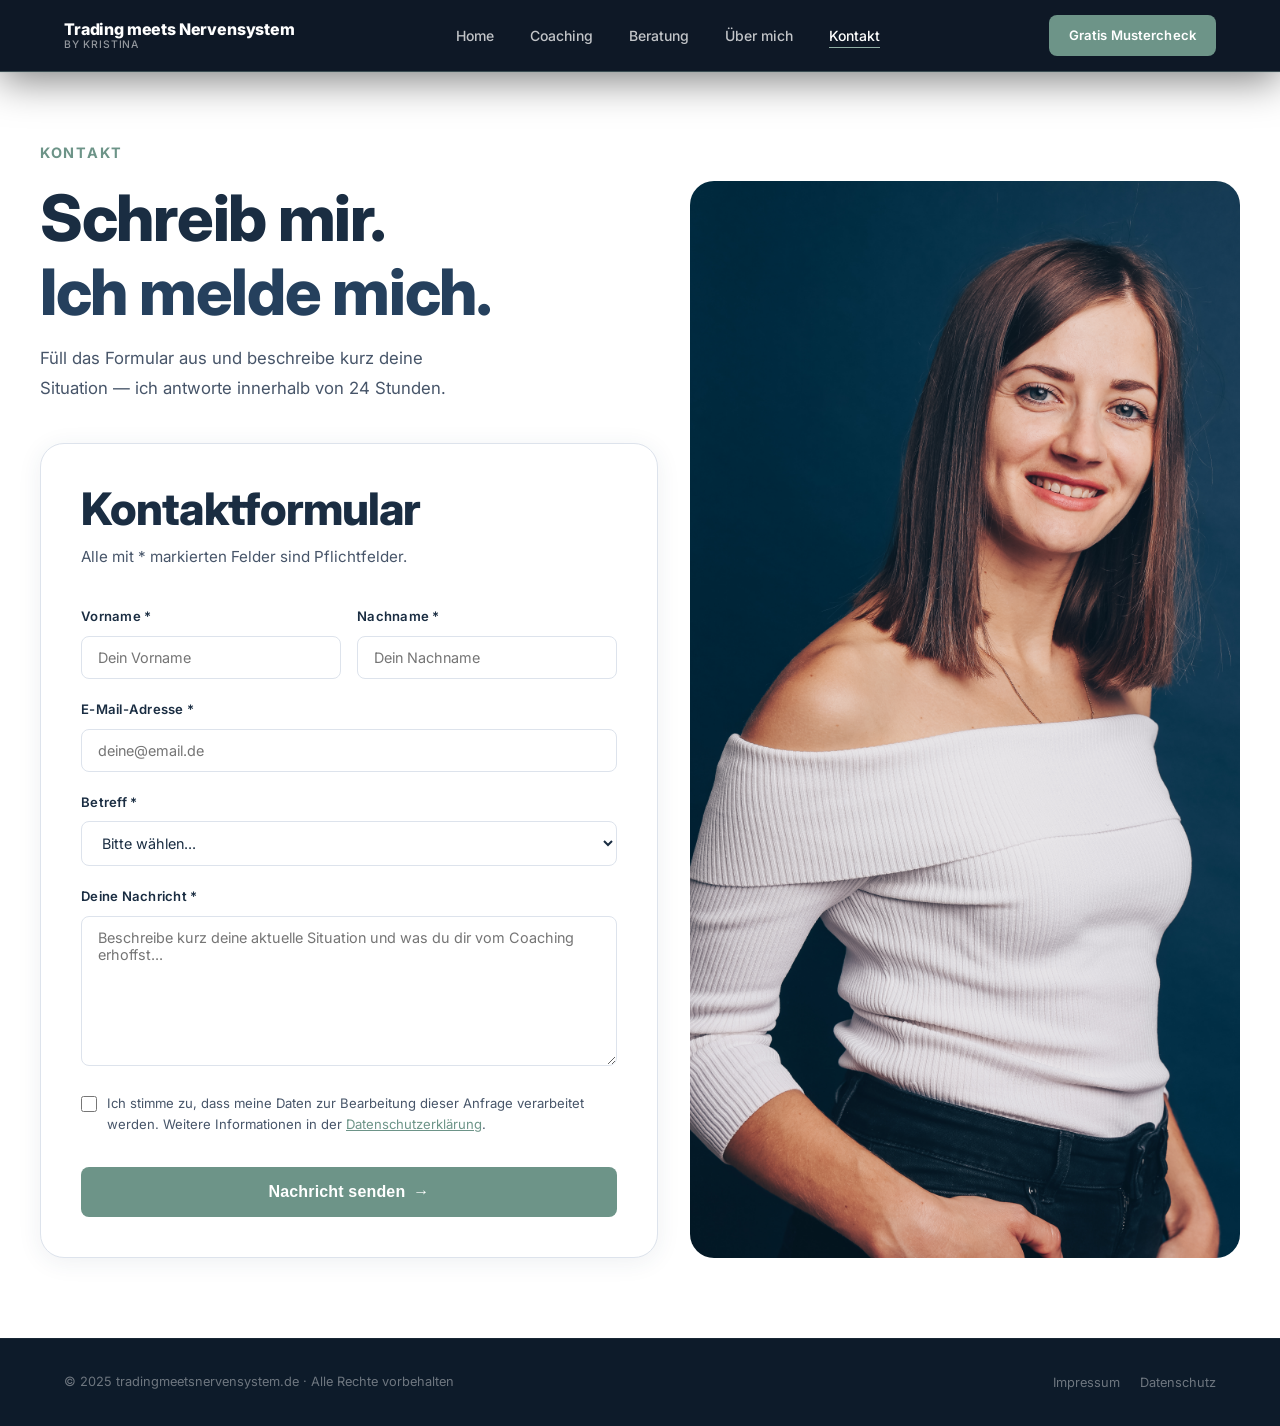
<file: contact.html>
﻿<!DOCTYPE html>
<html lang="de">
<head>
  <meta charset="UTF-8">
  <meta name="viewport" content="width=device-width, initial-scale=1.0">
  <title>Kontakt | Trading meets Nervensystem</title>
  <meta name="description" content="Kontaktiere Kristina für ein Strategiegespräch oder Anfragen rund um Coaching und Beratung.">
  <link rel="preconnect" href="https://fonts.googleapis.com">
  <link rel="preconnect" href="https://fonts.gstatic.com" crossorigin>
  <link href="https://fonts.googleapis.com/css2?family=Inter:wght@300;400;500;600;700;800;900&display=swap" rel="stylesheet">
  <link rel="stylesheet" href="style.css">
  <style>
    /* ===== KONTAKT SEITE ===== */
    .contact-section {
      background: var(--white);
      padding: 140px 0 80px;
    }
    .contact-section .label {
      color: var(--teal);
      margin-bottom: 16px;
    }

    /* Container auf dieser Seite: breiter und weniger Seitenabstand */
    .contact-section .container {
      max-width: 1440px;
      padding-left: 40px;
      padding-right: 40px;
    }

    /* Grid: linke Spalte flexibel, Bild feste Breite */
    .contact-grid {
      display: grid;
      grid-template-columns: 1fr 550px;
      gap: 32px;
      align-items: stretch;
    }

    /* Linke Spalte */
    .contact-form-col {
      display: flex;
      flex-direction: column;
    }
    .contact-form-col h1 { color: var(--navy-dark); margin-bottom: 16px; }
    .contact-form-col h1 .accent { color: #25405d; }
    .contact-desc {
      color: var(--gray-600);
      max-width: 440px;
      font-size: 1.05rem;
      margin-bottom: 40px;
    }

    /* Rechte Spalte: Bild – genau so hoch wie linke Spalte */
    .contact-img-col {
      position: relative;
      border-radius: var(--radius-lg);
      overflow: hidden;
    }
    .contact-img-col img {
      position: absolute;
      top: 0;
      left: 0;
      width: 100%;
      height: 100%;
      object-fit: cover;
      object-position: top center;
      display: block;
    }

    /* Formular-Karte */
    .form-card {
      background: var(--white);
      border: 1px solid var(--gray-200);
      border-radius: var(--radius-lg);
      padding: 40px;
      box-shadow: 0 4px 24px rgba(37,64,93,0.08);
    }
    .form-card h2 { margin-bottom: 8px; }
    .form-card > p { color: var(--gray-600); font-size: 0.95rem; margin-bottom: 36px; }

    .form-success {
      display: none;
      text-align: center;
      padding: 64px 24px;
    }
    .form-success .success-icon { font-size: 3.5rem; margin-bottom: 20px; }
    .form-success h3 { color: var(--teal); margin-bottom: 12px; }
    .form-success p { color: var(--gray-600); margin-bottom: 32px; }

    /* Mobil */
    @media (max-width: 900px) {
      .contact-grid { grid-template-columns: 1fr; }
      .contact-img-col { display: none; }
      .contact-section { padding: 100px 0 60px; }
      .contact-section .container { padding-left: 20px; padding-right: 20px; max-width: 100%; }
      .form-card { padding: 28px 20px; }
      .contact-form-col h1 { font-size: 2.2rem; }
    }
    @media (max-width: 600px) {
      .contact-section { padding: calc(var(--nav-h, 64px) + 32px) 0 48px; }
      .contact-form-col h1 { font-size: clamp(1.8rem, 7vw, 2.4rem); }
      .form-row { grid-template-columns: 1fr !important; }
      .form-card { padding: 24px 16px; }
    }
  </style>
</head>
<body class="subpage">

<!-- ===== NAVIGATION ===== -->
<nav class="nav scrolled" id="nav">
  <div class="nav-inner">
    <a href="index.html" class="nav-logo">
      <span class="logo-main">Trading meets Nervensystem</span>
      <span class="logo-sub">by Kristina</span>
    </a>
    <ul class="nav-links">
      <li><a href="index.html">Home</a></li>
      <li><a href="coaching.html">Coaching</a></li>
      <li><a href="beratung.html">Beratung</a></li>
      <li><a href="about.html">Über mich</a></li>
      <li><a href="contact.html" class="active">Kontakt</a></li>
    </ul>
    <a href="mustercheck.html" class="btn btn-teal btn-sm nav-cta">Gratis Mustercheck</a>
    <button class="nav-hamburger" id="hamburger" aria-label="Menü öffnen"><span></span><span></span><span></span></button>
  </div>
</nav>
<div class="nav-mobile" id="nav-mobile">
  <a href="index.html">Home</a>
  <a href="coaching.html">Coaching</a>
  <a href="beratung.html">Beratung</a>
  <a href="about.html">Über mich</a>
  <a href="contact.html">Kontakt</a>
  <a href="mustercheck.html" class="btn btn-teal" style="margin-top:8px;justify-content:center;">Gratis Mustercheck <span class="arrow">→</span></a>
</div>

<!-- ===== KONTAKT ===== -->
<section class="contact-section">
  <div class="container">

    <!-- Label über dem Grid → Bild startet erst bei der Headline -->
    <p class="label">Kontakt</p>

    <div class="contact-grid">

      <!-- LINKS: Headline + Beschreibung + Formular -->
      <div class="contact-form-col">
        <h1>Schreib mir.<br><span class="accent">Ich melde mich.</span></h1>
        <p class="contact-desc">Füll das Formular aus und beschreibe kurz deine Situation — ich antworte innerhalb von 24 Stunden.</p>

        <div class="form-card fade-up">
          <h2>Kontaktformular</h2>
          <p>Alle mit * markierten Felder sind Pflichtfelder.</p>

          <form id="contact-form" onsubmit="submitForm(event)">
            <div class="form-row">
              <div class="form-group">
                <label class="form-label" for="vorname">Vorname *</label>
                <input class="form-input" type="text" id="vorname" name="vorname" placeholder="Dein Vorname" required>
              </div>
              <div class="form-group">
                <label class="form-label" for="nachname">Nachname *</label>
                <input class="form-input" type="text" id="nachname" name="nachname" placeholder="Dein Nachname" required>
              </div>
            </div>

            <div class="form-group">
              <label class="form-label" for="email">E-Mail-Adresse *</label>
              <input class="form-input" type="email" id="email" name="email" placeholder="deine@email.de" required>
            </div>

            <div class="form-group">
              <label class="form-label" for="betreff">Betreff *</label>
              <select class="form-select" id="betreff" name="betreff" required>
                <option value="">Bitte wählen...</option>
                <option>Anfrage 1:1 Coaching</option>
                <option>Anfrage 1:1 Beratung</option>
                <option>Anfrage Gruppenworkshop</option>
                <option>Sonstiges</option>
              </select>
            </div>

            <div class="form-group">
              <label class="form-label" for="nachricht">Deine Nachricht *</label>
              <textarea class="form-textarea" id="nachricht" name="nachricht" style="min-height:150px;" placeholder="Beschreibe kurz deine aktuelle Situation und was du dir vom Coaching erhoffst..." required></textarea>
            </div>

            <div class="form-group" style="margin-bottom:32px;">
              <label style="display:flex;align-items:flex-start;gap:10px;cursor:pointer;">
                <input type="checkbox" required style="margin-top:3px;accent-color:var(--teal);width:16px;height:16px;flex-shrink:0;">
                <span style="font-size:0.82rem;color:var(--gray-600);line-height:1.6;">
                  Ich stimme zu, dass meine Daten zur Bearbeitung dieser Anfrage verarbeitet werden. Weitere Informationen in der
                  <a href="datenschutz.html" style="color:var(--teal);text-decoration:underline;">Datenschutzerklärung</a>.
                </span>
              </label>
            </div>

            <button type="submit" class="btn btn-teal btn-lg" style="width:100%;justify-content:center;">
              Nachricht senden <span class="arrow">→</span>
            </button>
          </form>

          <div class="form-success" id="form-success">
            <div class="success-icon">✅</div>
            <h3>Nachricht eingegangen!</h3>
            <p>Vielen Dank für deine Anfrage. Ich melde mich so schnell wie möglich bei dir.</p>
            <a href="index.html" class="btn btn-primary">Zurück zur Startseite <span class="arrow">→</span></a>
          </div>
        </div>
      </div>

      <!-- RECHTS: Bild – beginnt bei "Schreib mir.", endet beim Button -->
      <div class="contact-img-col">
        <img src="Foto_Startseite_oben.jpg" alt="Kristina – Coaching">
      </div>

    </div>
  </div>
</section>

<footer class="footer" style="padding:32px 0;">
  <div class="container">
    <div style="display:flex;align-items:center;justify-content:space-between;flex-wrap:wrap;gap:16px;">
      <p style="font-size:0.8rem;color:rgba(255,255,255,0.4);margin:0;">© 2025 tradingmeetsnervensystem.de · Alle Rechte vorbehalten</p>
      <div style="display:flex;gap:20px;">
        <a href="impressum.html" style="font-size:0.8rem;color:rgba(255,255,255,0.4);transition:color 0.2s;" onmouseover="this.style.color='rgba(255,255,255,0.8)'" onmouseout="this.style.color='rgba(255,255,255,0.4)'">Impressum</a>
        <a href="datenschutz.html" style="font-size:0.8rem;color:rgba(255,255,255,0.4);transition:color 0.2s;" onmouseover="this.style.color='rgba(255,255,255,0.8)'" onmouseout="this.style.color='rgba(255,255,255,0.4)'">Datenschutz</a>
      </div>
    </div>
  </div>
</footer>

<script src="main.js"></script>
</body>
</html>
</file>
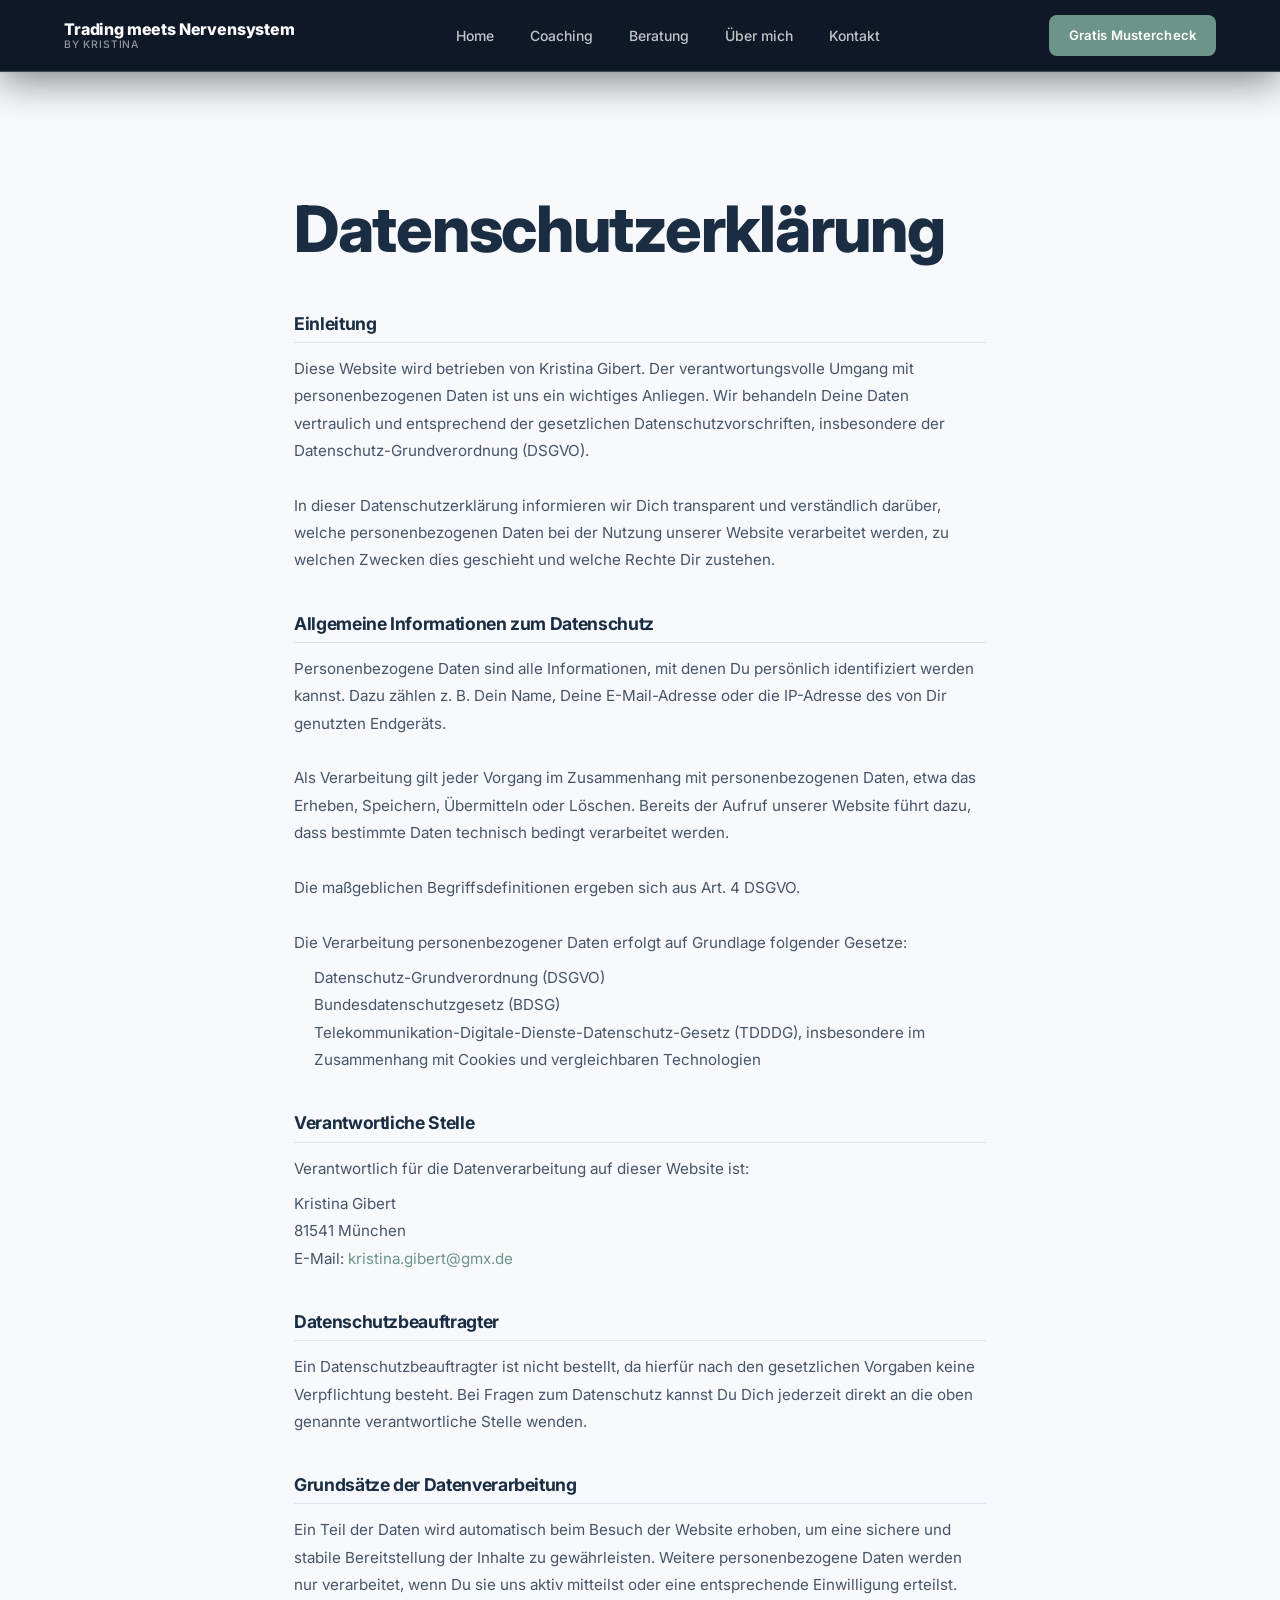
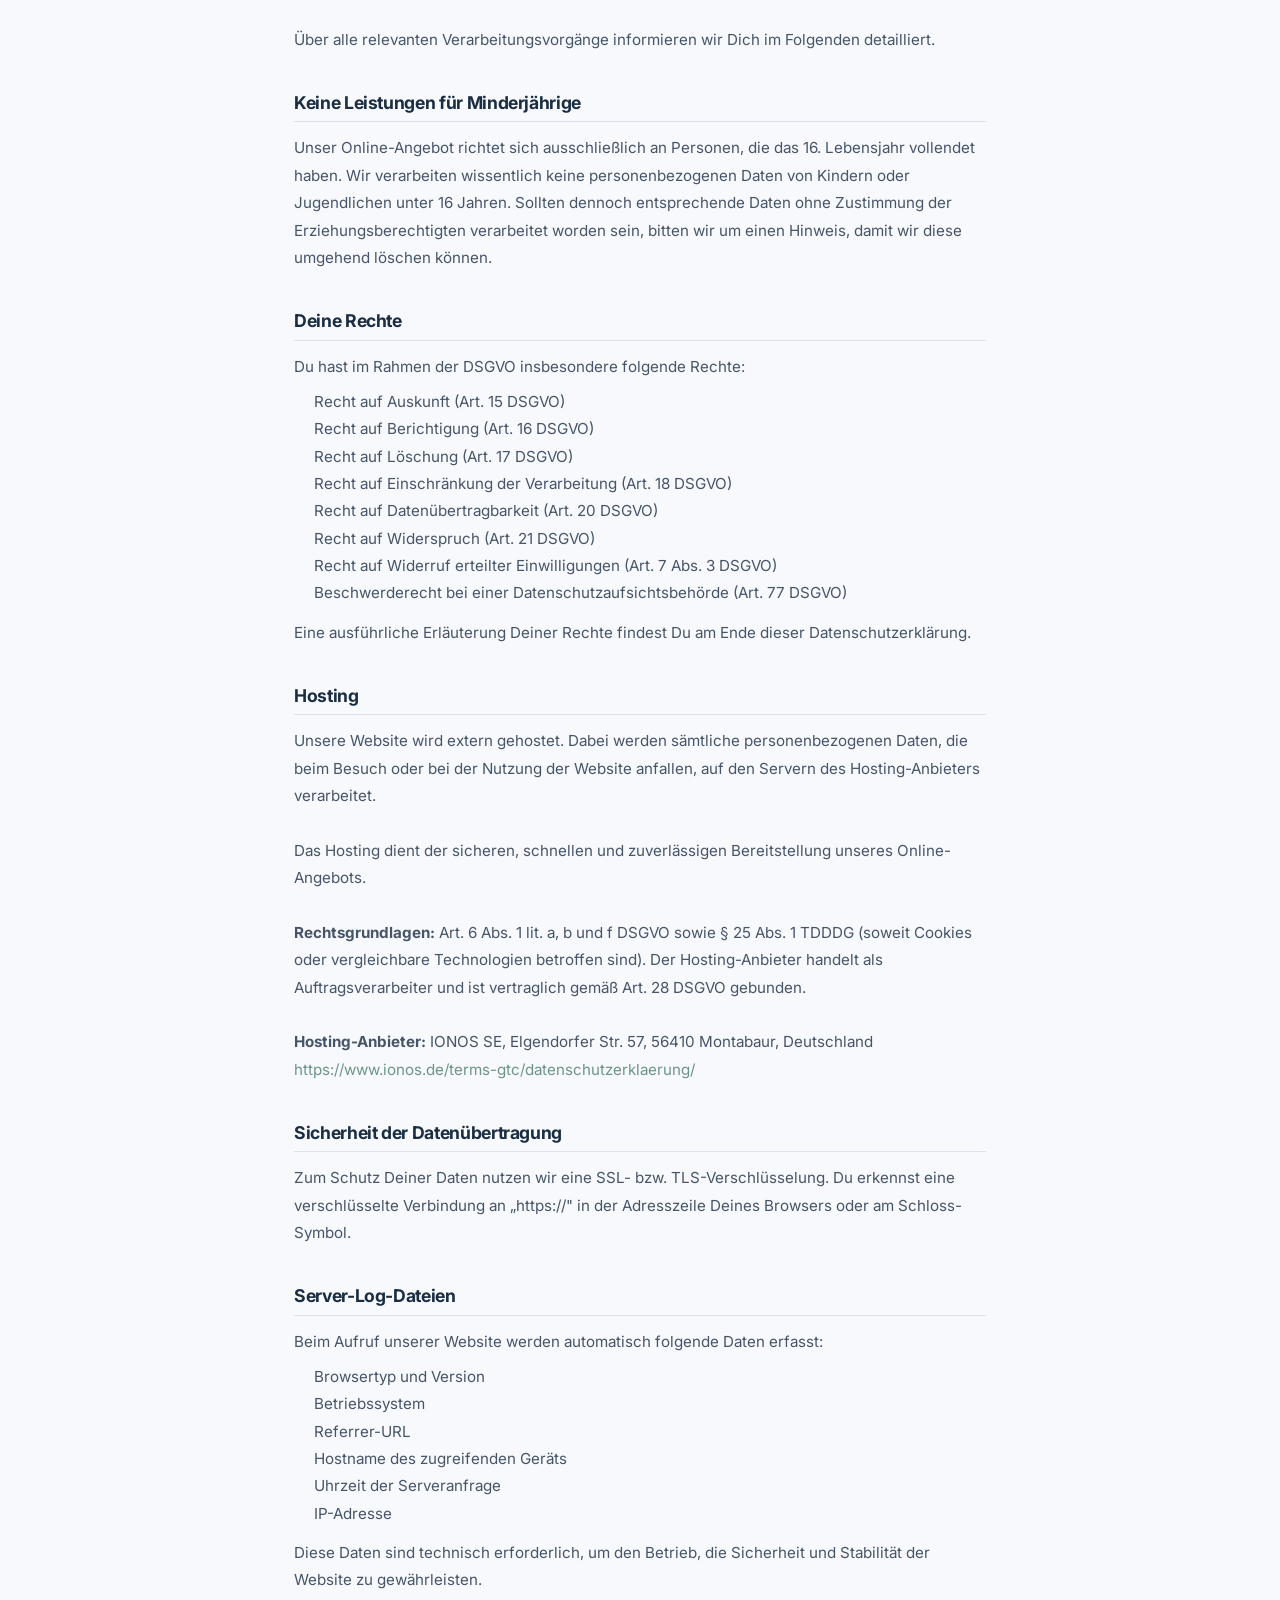
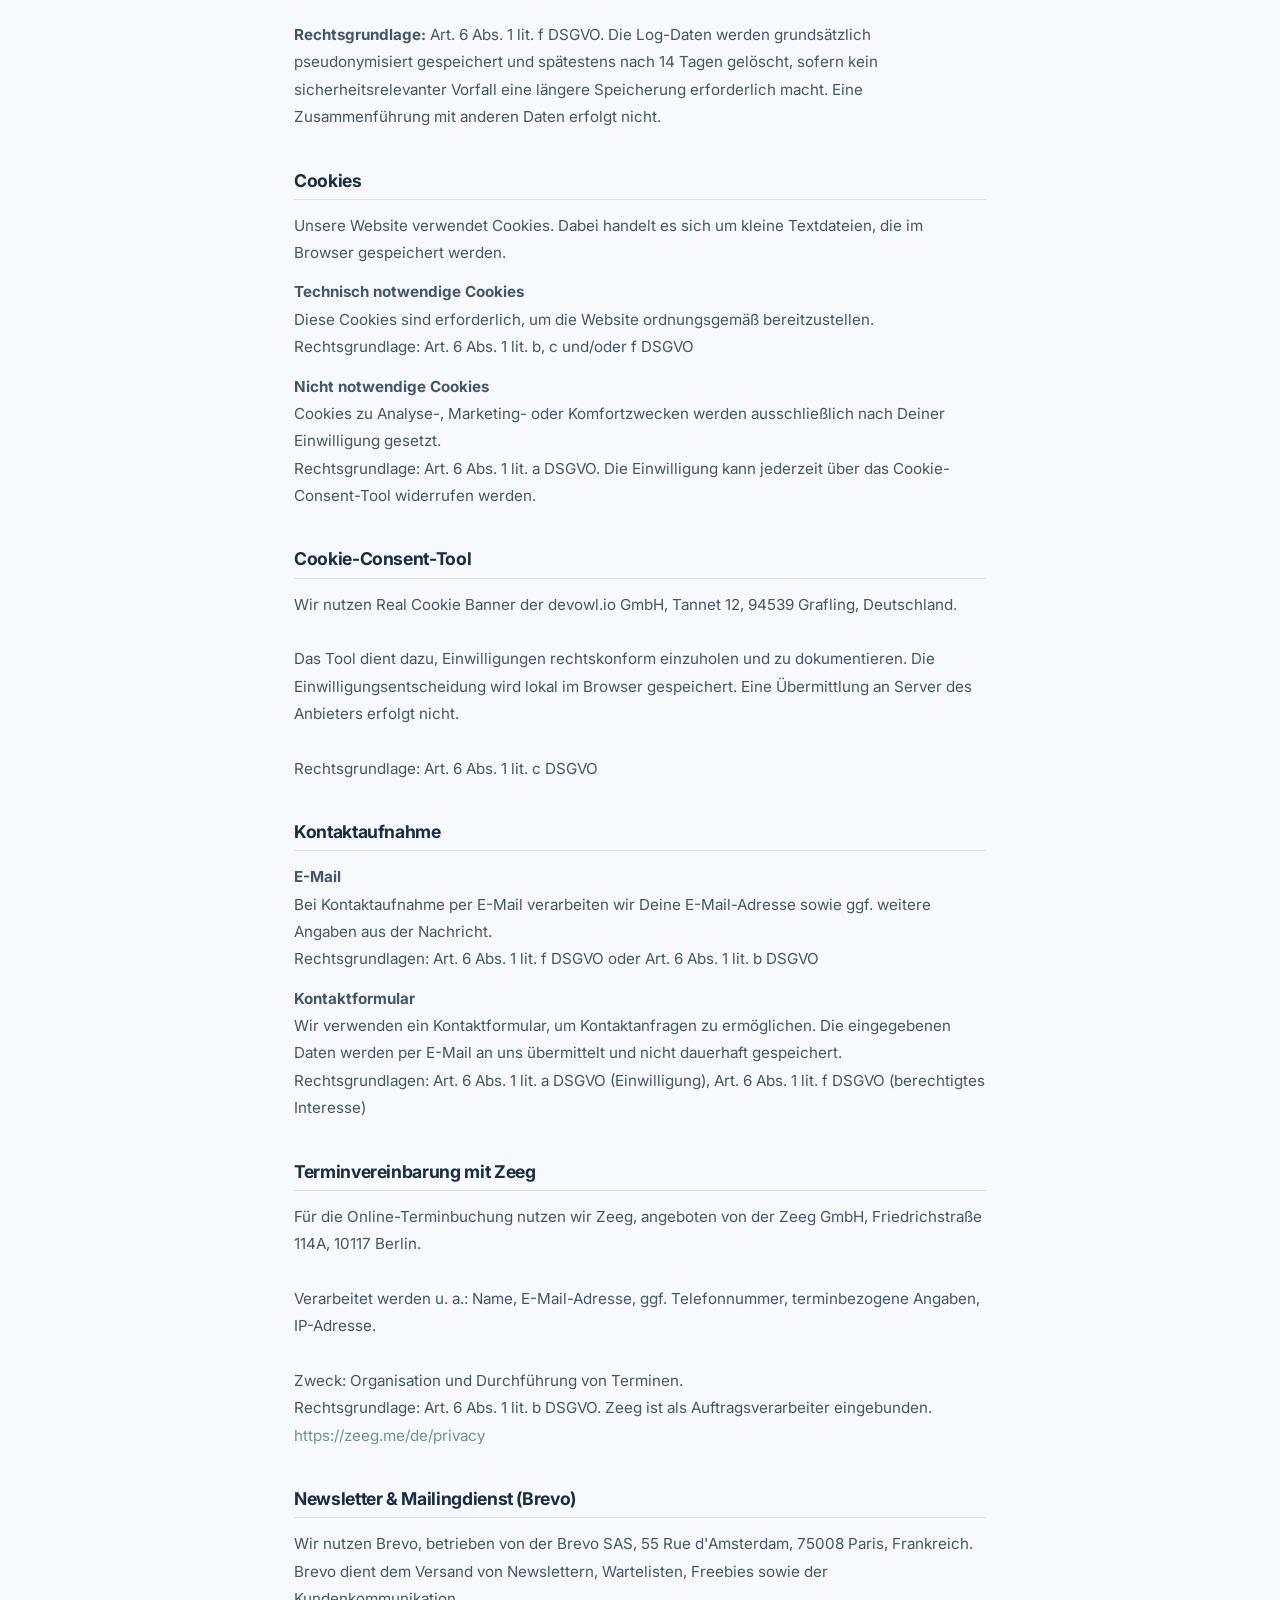
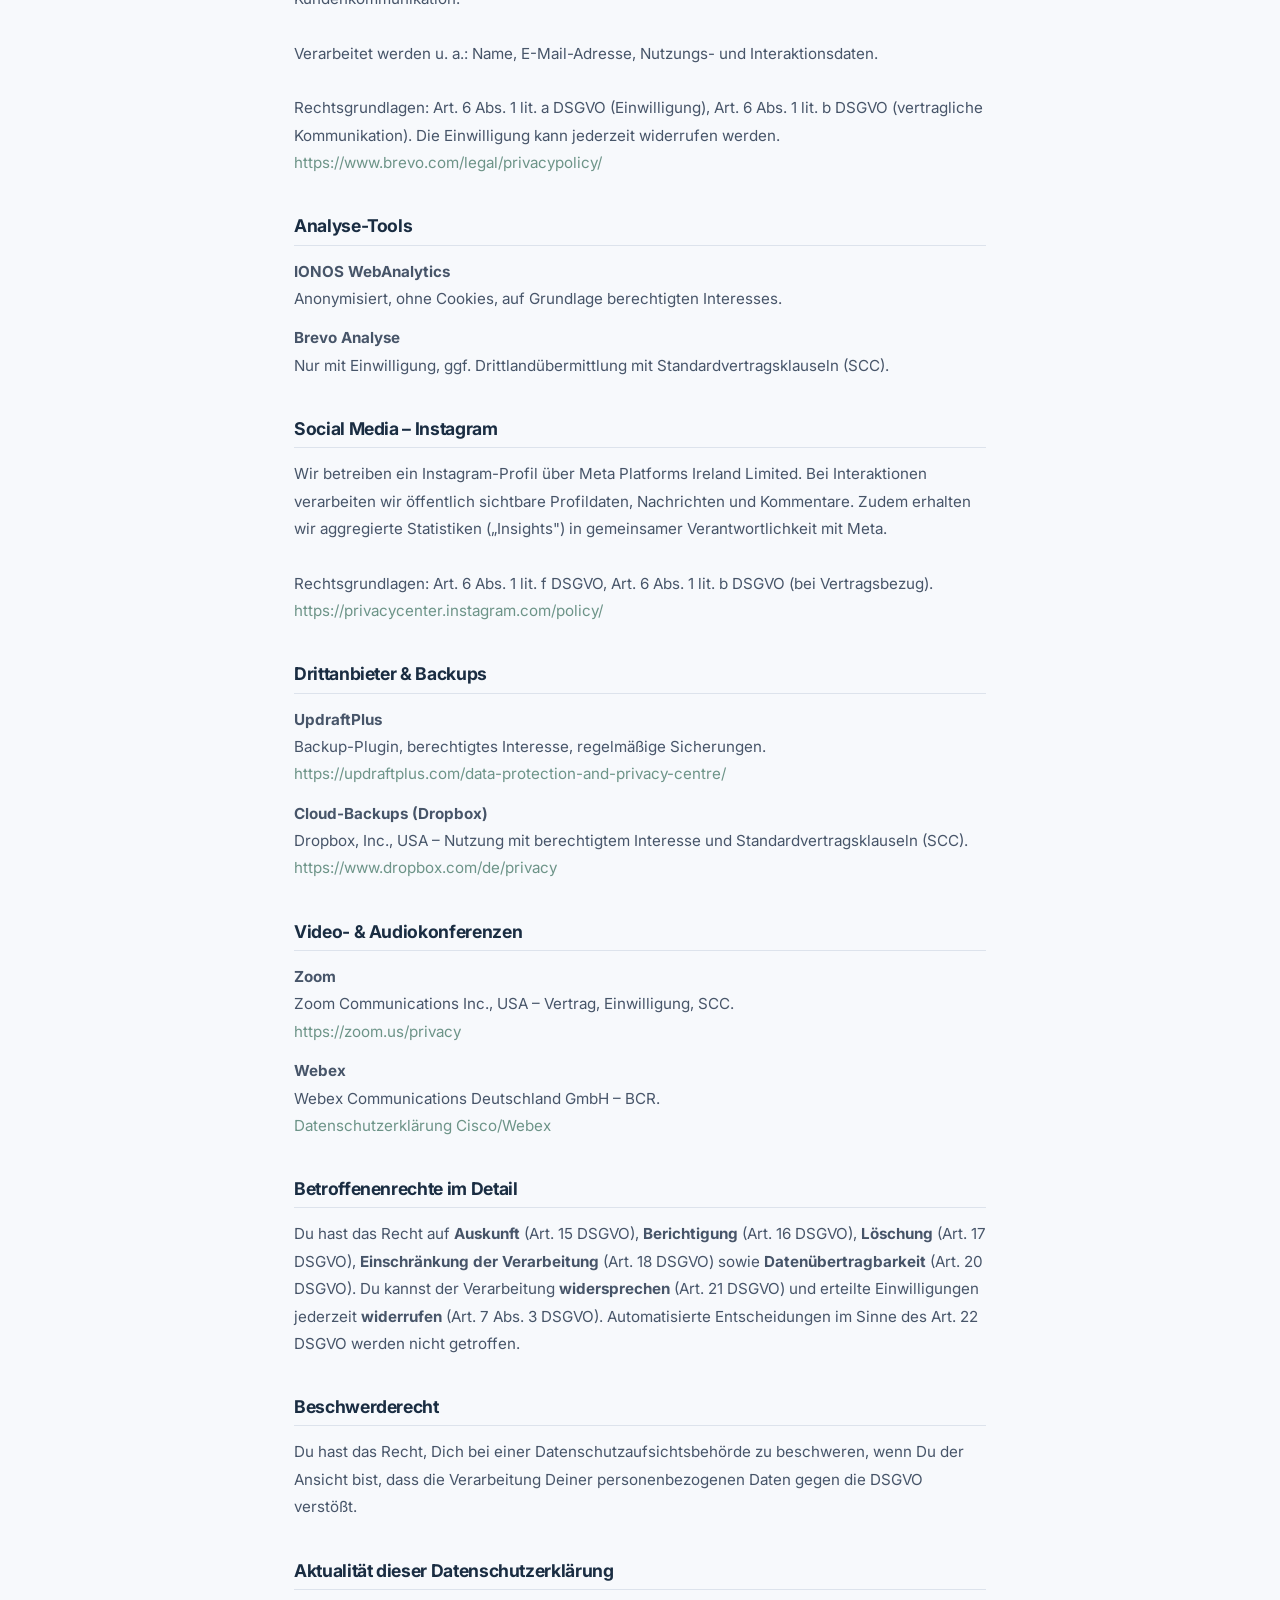
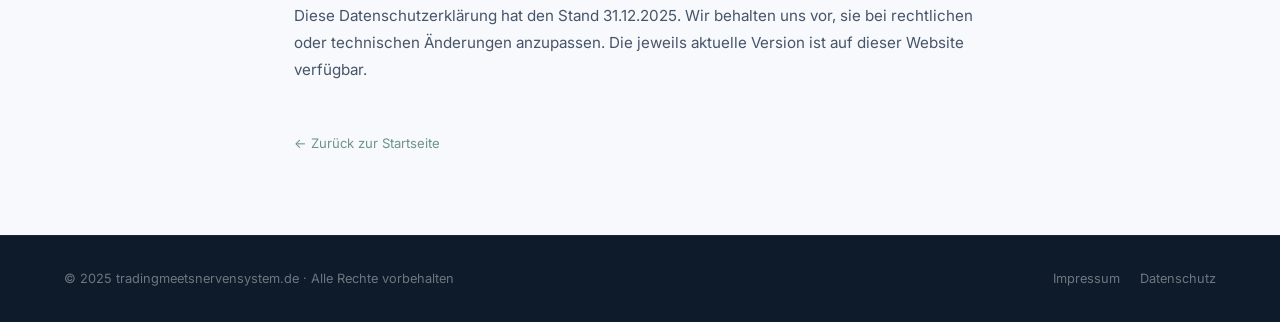
<file: datenschutz.html>
﻿<!DOCTYPE html>
<html lang="de">
<head>
  <meta charset="UTF-8">
  <meta name="viewport" content="width=device-width, initial-scale=1.0">
  <title>Datenschutz | Trading meets Nervensystem</title>
  <link rel="preconnect" href="https://fonts.googleapis.com">
  <link rel="preconnect" href="https://fonts.gstatic.com" crossorigin>
  <link href="https://fonts.googleapis.com/css2?family=Inter:wght@300;400;500;600;700;800;900&display=swap" rel="stylesheet">
  <link rel="stylesheet" href="style.css">
  <style>
    .legal-content {
      max-width: 740px;
      margin: 0 auto;
      padding: calc(var(--nav-h, 72px) + 48px) 24px 80px;
    }
    @media(max-width:600px) {
      .legal-content { padding: calc(var(--nav-h, 64px) + 32px) 20px 60px; }
      .legal-content h1 { font-size: clamp(1.2rem, 4.5vw, 1.6rem); margin-bottom: 32px; word-break: break-word; overflow-wrap: break-word; }
    }
    .legal-content h1 { margin-bottom: 48px; }
    .legal-section { margin-bottom: 40px; }
    .legal-section h2 {
      font-size: 1.1rem;
      font-weight: 700;
      color: var(--navy-dark);
      margin-bottom: 12px;
      padding-bottom: 8px;
      border-bottom: 1px solid var(--gray-200);
    }
    .legal-section p,
    .legal-section address {
      font-size: 0.95rem;
      color: var(--gray-600);
      line-height: 1.8;
      font-style: normal;
    }
    .placeholder-note {
      background: #fff9e6;
      border: 1px solid #f0d060;
      border-radius: var(--radius-sm);
      padding: 12px 16px;
      font-size: 0.82rem;
      color: #856404;
      margin-bottom: 8px;
    }
  </style>
</head>
<body class="subpage">

<nav class="nav scrolled" id="nav">
  <div class="nav-inner">
    <a href="index.html" class="nav-logo">
      <span class="logo-main">Trading meets Nervensystem</span>
      <span class="logo-sub">by Kristina</span>
    </a>
    <ul class="nav-links">
      <li><a href="index.html">Home</a></li>
      <li><a href="coaching.html">Coaching</a></li>
      <li><a href="beratung.html">Beratung</a></li>
      <li><a href="about.html">Über mich</a></li>
      <li><a href="contact.html">Kontakt</a></li>
    </ul>
    <a href="mustercheck.html" class="btn btn-teal btn-sm nav-cta">Gratis Mustercheck</a>
    <button class="nav-hamburger" id="hamburger" aria-label="Menü öffnen"><span></span><span></span><span></span></button>
  </div>
</nav>
<div class="nav-mobile" id="nav-mobile">
  <a href="index.html">Home</a>
  <a href="coaching.html">Coaching</a>
  <a href="beratung.html">Beratung</a>
  <a href="about.html">Über mich</a>
  <a href="contact.html">Kontakt</a>
  <a href="mustercheck.html" class="btn btn-teal" style="margin-top:8px;justify-content:center;">Gratis Mustercheck <span class="arrow">→</span></a>
</div>

<div style="padding-top: var(--nav-h); background: var(--gray-50); min-height: 100vh;">
  <div class="legal-content">

    <h1>Datenschutzerklärung</h1>

    <div class="legal-section">
      <h2>Einleitung</h2>
      <p>
        Diese Website wird betrieben von Kristina Gibert. Der verantwortungsvolle Umgang mit personenbezogenen Daten ist uns ein wichtiges Anliegen. Wir behandeln Deine Daten vertraulich und entsprechend der gesetzlichen Datenschutzvorschriften, insbesondere der Datenschutz-Grundverordnung (DSGVO).<br><br>
        In dieser Datenschutzerklärung informieren wir Dich transparent und verständlich darüber, welche personenbezogenen Daten bei der Nutzung unserer Website verarbeitet werden, zu welchen Zwecken dies geschieht und welche Rechte Dir zustehen.
      </p>
    </div>

    <div class="legal-section">
      <h2>Allgemeine Informationen zum Datenschutz</h2>
      <p>
        Personenbezogene Daten sind alle Informationen, mit denen Du persönlich identifiziert werden kannst. Dazu zählen z. B. Dein Name, Deine E-Mail-Adresse oder die IP-Adresse des von Dir genutzten Endgeräts.<br><br>
        Als Verarbeitung gilt jeder Vorgang im Zusammenhang mit personenbezogenen Daten, etwa das Erheben, Speichern, Übermitteln oder Löschen. Bereits der Aufruf unserer Website führt dazu, dass bestimmte Daten technisch bedingt verarbeitet werden.<br><br>
        Die maßgeblichen Begriffsdefinitionen ergeben sich aus Art. 4 DSGVO.<br><br>
        Die Verarbeitung personenbezogener Daten erfolgt auf Grundlage folgender Gesetze:
      </p>
      <ul style="font-size:0.95rem;color:var(--gray-600);line-height:1.8;padding-left:20px;margin-top:8px;">
        <li>Datenschutz-Grundverordnung (DSGVO)</li>
        <li>Bundesdatenschutzgesetz (BDSG)</li>
        <li>Telekommunikation-Digitale-Dienste-Datenschutz-Gesetz (TDDDG), insbesondere im Zusammenhang mit Cookies und vergleichbaren Technologien</li>
      </ul>
    </div>

    <div class="legal-section">
      <h2>Verantwortliche Stelle</h2>
      <p>Verantwortlich für die Datenverarbeitung auf dieser Website ist:</p>
      <address style="margin-top:8px;">
        Kristina Gibert<br>
        81541 München<br>
        E-Mail: <a href="mailto:kristina.gibert@gmx.de" style="color:var(--teal);">kristina.gibert@gmx.de</a>
      </address>
    </div>

    <div class="legal-section">
      <h2>Datenschutzbeauftragter</h2>
      <p>
        Ein Datenschutzbeauftragter ist nicht bestellt, da hierfür nach den gesetzlichen Vorgaben keine Verpflichtung besteht. Bei Fragen zum Datenschutz kannst Du Dich jederzeit direkt an die oben genannte verantwortliche Stelle wenden.
      </p>
    </div>

    <div class="legal-section">
      <h2>Grundsätze der Datenverarbeitung</h2>
      <p>
        Ein Teil der Daten wird automatisch beim Besuch der Website erhoben, um eine sichere und stabile Bereitstellung der Inhalte zu gewährleisten. Weitere personenbezogene Daten werden nur verarbeitet, wenn Du sie uns aktiv mitteilst oder eine entsprechende Einwilligung erteilst.<br><br>
        Über alle relevanten Verarbeitungsvorgänge informieren wir Dich im Folgenden detailliert.
      </p>
    </div>

    <div class="legal-section">
      <h2>Keine Leistungen für Minderjährige</h2>
      <p>
        Unser Online-Angebot richtet sich ausschließlich an Personen, die das 16. Lebensjahr vollendet haben. Wir verarbeiten wissentlich keine personenbezogenen Daten von Kindern oder Jugendlichen unter 16 Jahren. Sollten dennoch entsprechende Daten ohne Zustimmung der Erziehungsberechtigten verarbeitet worden sein, bitten wir um einen Hinweis, damit wir diese umgehend löschen können.
      </p>
    </div>

    <div class="legal-section">
      <h2>Deine Rechte</h2>
      <p>Du hast im Rahmen der DSGVO insbesondere folgende Rechte:</p>
      <ul style="font-size:0.95rem;color:var(--gray-600);line-height:1.8;padding-left:20px;margin-top:8px;">
        <li>Recht auf Auskunft (Art. 15 DSGVO)</li>
        <li>Recht auf Berichtigung (Art. 16 DSGVO)</li>
        <li>Recht auf Löschung (Art. 17 DSGVO)</li>
        <li>Recht auf Einschränkung der Verarbeitung (Art. 18 DSGVO)</li>
        <li>Recht auf Datenübertragbarkeit (Art. 20 DSGVO)</li>
        <li>Recht auf Widerspruch (Art. 21 DSGVO)</li>
        <li>Recht auf Widerruf erteilter Einwilligungen (Art. 7 Abs. 3 DSGVO)</li>
        <li>Beschwerderecht bei einer Datenschutzaufsichtsbehörde (Art. 77 DSGVO)</li>
      </ul>
      <p style="margin-top:12px;">Eine ausführliche Erläuterung Deiner Rechte findest Du am Ende dieser Datenschutzerklärung.</p>
    </div>

    <div class="legal-section">
      <h2>Hosting</h2>
      <p>
        Unsere Website wird extern gehostet. Dabei werden sämtliche personenbezogenen Daten, die beim Besuch oder bei der Nutzung der Website anfallen, auf den Servern des Hosting-Anbieters verarbeitet.<br><br>
        Das Hosting dient der sicheren, schnellen und zuverlässigen Bereitstellung unseres Online-Angebots.<br><br>
        <strong>Rechtsgrundlagen:</strong> Art. 6 Abs. 1 lit. a, b und f DSGVO sowie § 25 Abs. 1 TDDDG (soweit Cookies oder vergleichbare Technologien betroffen sind). Der Hosting-Anbieter handelt als Auftragsverarbeiter und ist vertraglich gemäß Art. 28 DSGVO gebunden.<br><br>
        <strong>Hosting-Anbieter:</strong> IONOS SE, Elgendorfer Str. 57, 56410 Montabaur, Deutschland<br>
        <a href="https://www.ionos.de/terms-gtc/datenschutzerklaerung/" target="_blank" rel="noopener" style="color:var(--teal);">https://www.ionos.de/terms-gtc/datenschutzerklaerung/</a>
      </p>
    </div>

    <div class="legal-section">
      <h2>Sicherheit der Datenübertragung</h2>
      <p>
        Zum Schutz Deiner Daten nutzen wir eine SSL- bzw. TLS-Verschlüsselung. Du erkennst eine verschlüsselte Verbindung an „https://" in der Adresszeile Deines Browsers oder am Schloss-Symbol.
      </p>
    </div>

    <div class="legal-section">
      <h2>Server-Log-Dateien</h2>
      <p>Beim Aufruf unserer Website werden automatisch folgende Daten erfasst:</p>
      <ul style="font-size:0.95rem;color:var(--gray-600);line-height:1.8;padding-left:20px;margin-top:8px;">
        <li>Browsertyp und Version</li>
        <li>Betriebssystem</li>
        <li>Referrer-URL</li>
        <li>Hostname des zugreifenden Geräts</li>
        <li>Uhrzeit der Serveranfrage</li>
        <li>IP-Adresse</li>
      </ul>
      <p style="margin-top:12px;">
        Diese Daten sind technisch erforderlich, um den Betrieb, die Sicherheit und Stabilität der Website zu gewährleisten.<br><br>
        <strong>Rechtsgrundlage:</strong> Art. 6 Abs. 1 lit. f DSGVO. Die Log-Daten werden grundsätzlich pseudonymisiert gespeichert und spätestens nach 14 Tagen gelöscht, sofern kein sicherheitsrelevanter Vorfall eine längere Speicherung erforderlich macht. Eine Zusammenführung mit anderen Daten erfolgt nicht.
      </p>
    </div>

    <div class="legal-section">
      <h2>Cookies</h2>
      <p>Unsere Website verwendet Cookies. Dabei handelt es sich um kleine Textdateien, die im Browser gespeichert werden.</p>
      <p style="margin-top:12px;"><strong>Technisch notwendige Cookies</strong><br>
        Diese Cookies sind erforderlich, um die Website ordnungsgemäß bereitzustellen.<br>
        Rechtsgrundlage: Art. 6 Abs. 1 lit. b, c und/oder f DSGVO
      </p>
      <p style="margin-top:12px;"><strong>Nicht notwendige Cookies</strong><br>
        Cookies zu Analyse-, Marketing- oder Komfortzwecken werden ausschließlich nach Deiner Einwilligung gesetzt.<br>
        Rechtsgrundlage: Art. 6 Abs. 1 lit. a DSGVO. Die Einwilligung kann jederzeit über das Cookie-Consent-Tool widerrufen werden.
      </p>
    </div>

    <div class="legal-section">
      <h2>Cookie-Consent-Tool</h2>
      <p>
        Wir nutzen Real Cookie Banner der devowl.io GmbH, Tannet 12, 94539 Grafling, Deutschland.<br><br>
        Das Tool dient dazu, Einwilligungen rechtskonform einzuholen und zu dokumentieren. Die Einwilligungsentscheidung wird lokal im Browser gespeichert. Eine Übermittlung an Server des Anbieters erfolgt nicht.<br><br>
        Rechtsgrundlage: Art. 6 Abs. 1 lit. c DSGVO
      </p>
    </div>

    <div class="legal-section">
      <h2>Kontaktaufnahme</h2>
      <p>
        <strong>E-Mail</strong><br>
        Bei Kontaktaufnahme per E-Mail verarbeiten wir Deine E-Mail-Adresse sowie ggf. weitere Angaben aus der Nachricht.<br>
        Rechtsgrundlagen: Art. 6 Abs. 1 lit. f DSGVO oder Art. 6 Abs. 1 lit. b DSGVO
      </p>
      <p style="margin-top:12px;">
        <strong>Kontaktformular</strong><br>
        Wir verwenden ein Kontaktformular, um Kontaktanfragen zu ermöglichen. Die eingegebenen Daten werden per E-Mail an uns übermittelt und nicht dauerhaft gespeichert.<br>
        Rechtsgrundlagen: Art. 6 Abs. 1 lit. a DSGVO (Einwilligung), Art. 6 Abs. 1 lit. f DSGVO (berechtigtes Interesse)
      </p>
    </div>

    <div class="legal-section">
      <h2>Terminvereinbarung mit Zeeg</h2>
      <p>
        Für die Online-Terminbuchung nutzen wir Zeeg, angeboten von der Zeeg GmbH, Friedrichstraße 114A, 10117 Berlin.<br><br>
        Verarbeitet werden u. a.: Name, E-Mail-Adresse, ggf. Telefonnummer, terminbezogene Angaben, IP-Adresse.<br><br>
        Zweck: Organisation und Durchführung von Terminen.<br>
        Rechtsgrundlage: Art. 6 Abs. 1 lit. b DSGVO. Zeeg ist als Auftragsverarbeiter eingebunden.<br>
        <a href="https://zeeg.me/de/privacy" target="_blank" rel="noopener" style="color:var(--teal);">https://zeeg.me/de/privacy</a>
      </p>
    </div>

    <div class="legal-section">
      <h2>Newsletter &amp; Mailingdienst (Brevo)</h2>
      <p>
        Wir nutzen Brevo, betrieben von der Brevo SAS, 55 Rue d'Amsterdam, 75008 Paris, Frankreich. Brevo dient dem Versand von Newslettern, Wartelisten, Freebies sowie der Kundenkommunikation.<br><br>
        Verarbeitet werden u. a.: Name, E-Mail-Adresse, Nutzungs- und Interaktionsdaten.<br><br>
        Rechtsgrundlagen: Art. 6 Abs. 1 lit. a DSGVO (Einwilligung), Art. 6 Abs. 1 lit. b DSGVO (vertragliche Kommunikation). Die Einwilligung kann jederzeit widerrufen werden.<br>
        <a href="https://www.brevo.com/legal/privacypolicy/" target="_blank" rel="noopener" style="color:var(--teal);">https://www.brevo.com/legal/privacypolicy/</a>
      </p>
    </div>

    <div class="legal-section">
      <h2>Analyse-Tools</h2>
      <p>
        <strong>IONOS WebAnalytics</strong><br>
        Anonymisiert, ohne Cookies, auf Grundlage berechtigten Interesses.
      </p>
      <p style="margin-top:12px;">
        <strong>Brevo Analyse</strong><br>
        Nur mit Einwilligung, ggf. Drittlandübermittlung mit Standardvertragsklauseln (SCC).
      </p>
    </div>

    <div class="legal-section">
      <h2>Social Media – Instagram</h2>
      <p>
        Wir betreiben ein Instagram-Profil über Meta Platforms Ireland Limited. Bei Interaktionen verarbeiten wir öffentlich sichtbare Profildaten, Nachrichten und Kommentare. Zudem erhalten wir aggregierte Statistiken („Insights") in gemeinsamer Verantwortlichkeit mit Meta.<br><br>
        Rechtsgrundlagen: Art. 6 Abs. 1 lit. f DSGVO, Art. 6 Abs. 1 lit. b DSGVO (bei Vertragsbezug).<br>
        <a href="https://privacycenter.instagram.com/policy/" target="_blank" rel="noopener" style="color:var(--teal);">https://privacycenter.instagram.com/policy/</a>
      </p>
    </div>

    <div class="legal-section">
      <h2>Drittanbieter &amp; Backups</h2>
      <p>
        <strong>UpdraftPlus</strong><br>
        Backup-Plugin, berechtigtes Interesse, regelmäßige Sicherungen.<br>
        <a href="https://updraftplus.com/data-protection-and-privacy-centre/" target="_blank" rel="noopener" style="color:var(--teal);">https://updraftplus.com/data-protection-and-privacy-centre/</a>
      </p>
      <p style="margin-top:12px;">
        <strong>Cloud-Backups (Dropbox)</strong><br>
        Dropbox, Inc., USA – Nutzung mit berechtigtem Interesse und Standardvertragsklauseln (SCC).<br>
        <a href="https://www.dropbox.com/de/privacy" target="_blank" rel="noopener" style="color:var(--teal);">https://www.dropbox.com/de/privacy</a>
      </p>
    </div>

    <div class="legal-section">
      <h2>Video- &amp; Audiokonferenzen</h2>
      <p>
        <strong>Zoom</strong><br>
        Zoom Communications Inc., USA – Vertrag, Einwilligung, SCC.<br>
        <a href="https://zoom.us/privacy" target="_blank" rel="noopener" style="color:var(--teal);">https://zoom.us/privacy</a>
      </p>
      <p style="margin-top:12px;">
        <strong>Webex</strong><br>
        Webex Communications Deutschland GmbH – BCR.<br>
        <a href="https://www.cisco.com/c/de_de/about/trust-center/data-protection-and-privacy-policy.html" target="_blank" rel="noopener" style="color:var(--teal);">Datenschutzerklärung Cisco/Webex</a>
      </p>
    </div>

    <div class="legal-section">
      <h2>Betroffenenrechte im Detail</h2>
      <p>
        Du hast das Recht auf <strong>Auskunft</strong> (Art. 15 DSGVO), <strong>Berichtigung</strong> (Art. 16 DSGVO), <strong>Löschung</strong> (Art. 17 DSGVO), <strong>Einschränkung der Verarbeitung</strong> (Art. 18 DSGVO) sowie <strong>Datenübertragbarkeit</strong> (Art. 20 DSGVO). Du kannst der Verarbeitung <strong>widersprechen</strong> (Art. 21 DSGVO) und erteilte Einwilligungen jederzeit <strong>widerrufen</strong> (Art. 7 Abs. 3 DSGVO). Automatisierte Entscheidungen im Sinne des Art. 22 DSGVO werden nicht getroffen.
      </p>
    </div>

    <div class="legal-section">
      <h2>Beschwerderecht</h2>
      <p>
        Du hast das Recht, Dich bei einer Datenschutzaufsichtsbehörde zu beschweren, wenn Du der Ansicht bist, dass die Verarbeitung Deiner personenbezogenen Daten gegen die DSGVO verstößt.
      </p>
    </div>

    <div class="legal-section">
      <h2>Aktualität dieser Datenschutzerklärung</h2>
      <p>
        Diese Datenschutzerklärung hat den Stand 31.12.2025. Wir behalten uns vor, sie bei rechtlichen oder technischen Änderungen anzupassen. Die jeweils aktuelle Version ist auf dieser Website verfügbar.
      </p>
    </div>

    <p style="margin-top:48px;font-size:0.82rem;color:var(--gray-400);">
      <a href="index.html" style="color:var(--teal);">← Zurück zur Startseite</a>
    </p>

  </div>
</div>

<footer class="footer" style="padding:32px 0;">
  <div class="container">
    <div style="display:flex;align-items:center;justify-content:space-between;flex-wrap:wrap;gap:16px;">
      <p style="font-size:0.8rem;color:rgba(255,255,255,0.4);margin:0;">© 2025 tradingmeetsnervensystem.de · Alle Rechte vorbehalten</p>
      <div style="display:flex;gap:20px;">
        <a href="impressum.html" style="font-size:0.8rem;color:rgba(255,255,255,0.4);transition:color 0.2s;" onmouseover="this.style.color='rgba(255,255,255,0.8)'" onmouseout="this.style.color='rgba(255,255,255,0.4)'">Impressum</a>
        <a href="datenschutz.html" style="font-size:0.8rem;color:rgba(255,255,255,0.4);transition:color 0.2s;" onmouseover="this.style.color='rgba(255,255,255,0.8)'" onmouseout="this.style.color='rgba(255,255,255,0.4)'">Datenschutz</a>
      </div>
    </div>
  </div>
</footer>

<script src="main.js"></script>
</body>
</html>
</file>
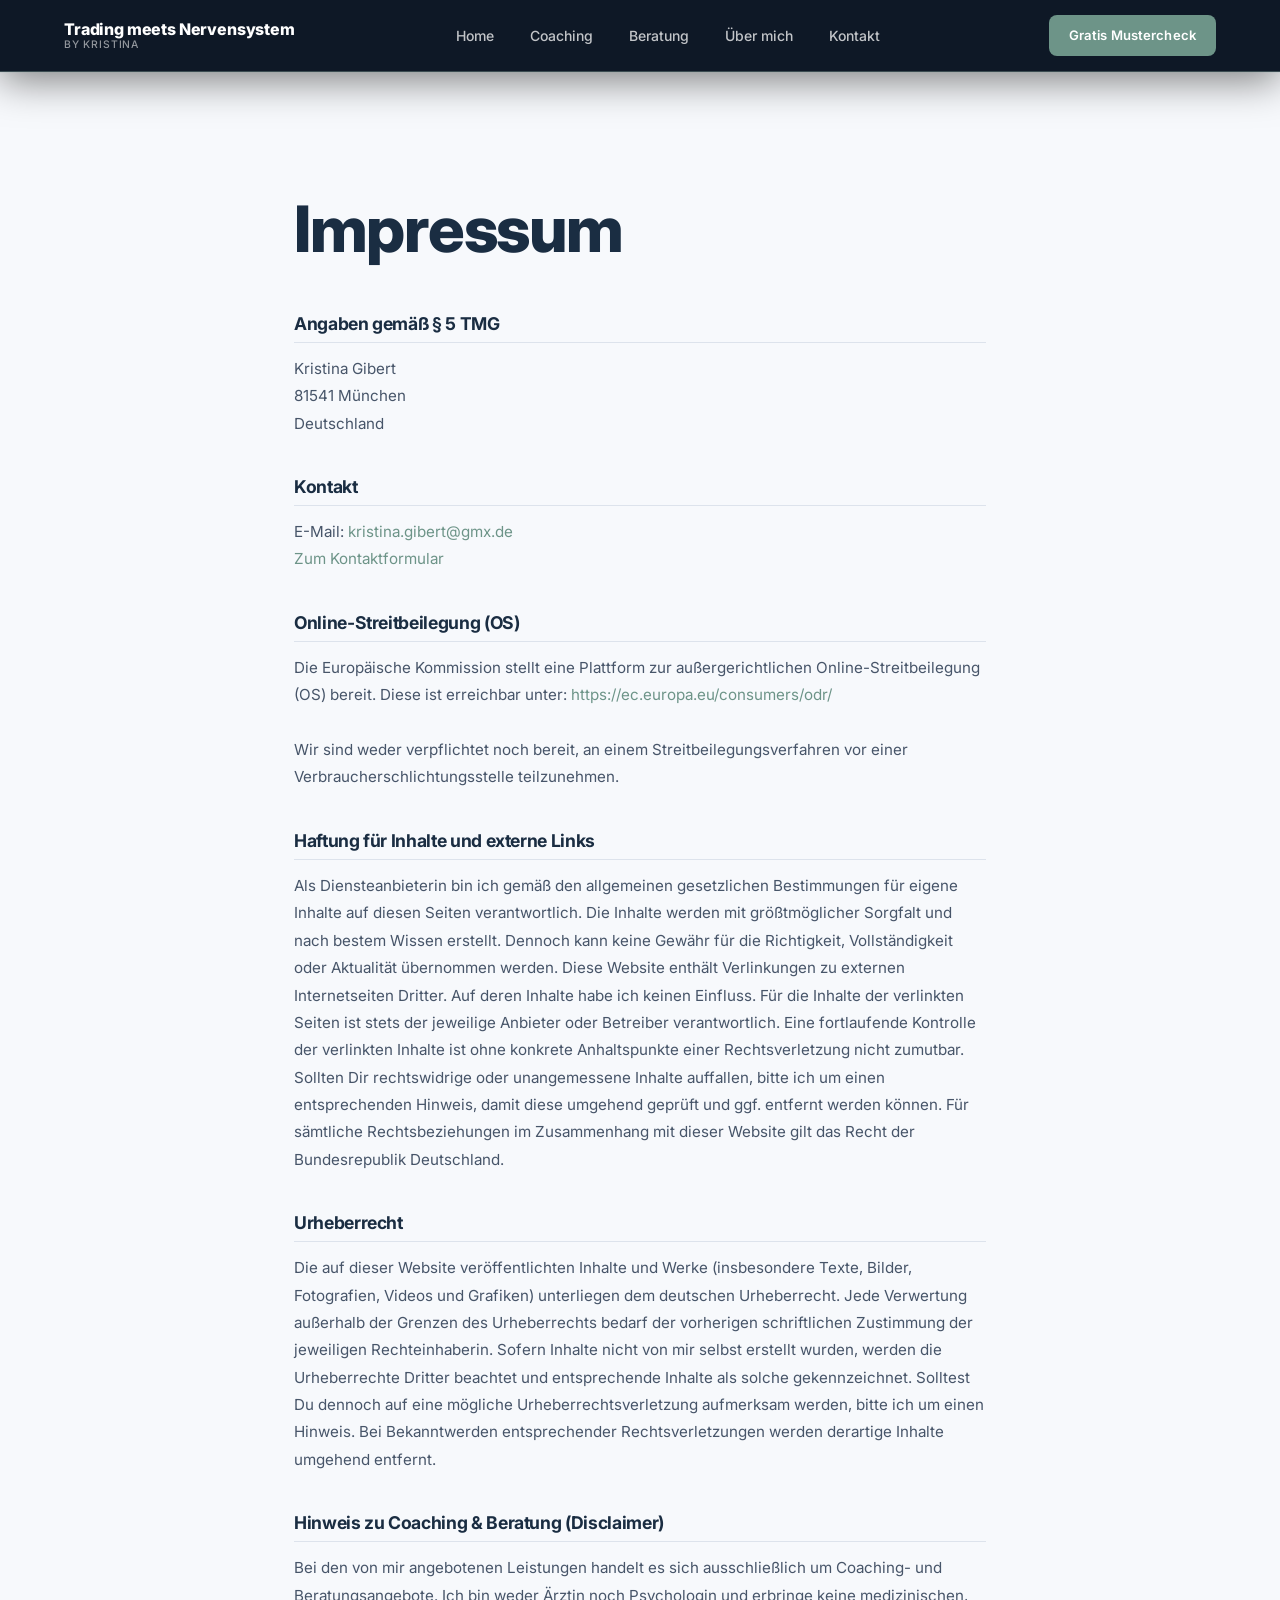
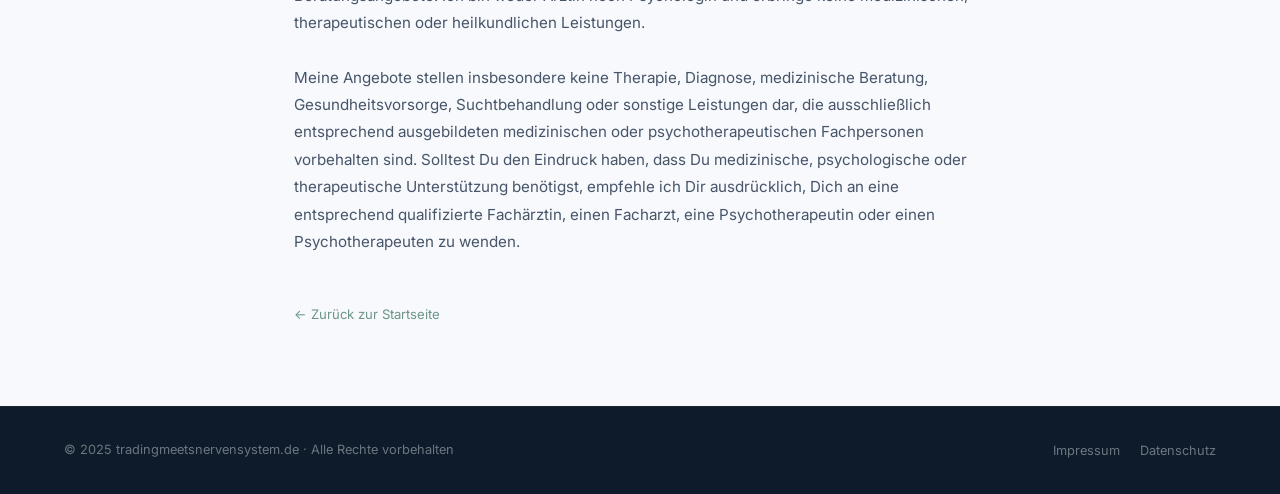
<file: impressum.html>
﻿<!DOCTYPE html>
<html lang="de">
<head>
  <meta charset="UTF-8">
  <meta name="viewport" content="width=device-width, initial-scale=1.0">
  <title>Impressum | Trading meets Nervensystem</title>
  <link rel="preconnect" href="https://fonts.googleapis.com">
  <link rel="preconnect" href="https://fonts.gstatic.com" crossorigin>
  <link href="https://fonts.googleapis.com/css2?family=Inter:wght@300;400;500;600;700;800;900&display=swap" rel="stylesheet">
  <link rel="stylesheet" href="style.css">
  <style>
    .legal-content {
      max-width: 740px;
      margin: 0 auto;
      padding: calc(var(--nav-h, 72px) + 48px) 24px 80px;
    }
    @media(max-width:600px) {
      .legal-content { padding: calc(var(--nav-h, 64px) + 32px) 20px 60px; }
      .legal-content h1 { font-size: clamp(1.6rem, 6vw, 2rem); margin-bottom: 32px; }
    }
    .legal-content h1 { margin-bottom: 48px; }
    .legal-section { margin-bottom: 40px; }
    .legal-section h2 {
      font-size: 1.1rem;
      font-weight: 700;
      color: var(--navy-dark);
      margin-bottom: 12px;
      padding-bottom: 8px;
      border-bottom: 1px solid var(--gray-200);
    }
    .legal-section p,
    .legal-section address {
      font-size: 0.95rem;
      color: var(--gray-600);
      line-height: 1.8;
      font-style: normal;
    }
    .placeholder-note {
      background: #fff9e6;
      border: 1px solid #f0d060;
      border-radius: var(--radius-sm);
      padding: 12px 16px;
      font-size: 0.82rem;
      color: #856404;
      margin-bottom: 8px;
    }
  </style>
</head>
<body class="subpage">

<!-- ===== NAVIGATION ===== -->
<nav class="nav scrolled" id="nav">
  <div class="nav-inner">
    <a href="index.html" class="nav-logo">
      <span class="logo-main">Trading meets Nervensystem</span>
      <span class="logo-sub">by Kristina</span>
    </a>
    <ul class="nav-links">
      <li><a href="index.html">Home</a></li>
      <li><a href="coaching.html">Coaching</a></li>
      <li><a href="beratung.html">Beratung</a></li>
      <li><a href="about.html">Über mich</a></li>
      <li><a href="contact.html">Kontakt</a></li>
    </ul>
    <a href="mustercheck.html" class="btn btn-teal btn-sm nav-cta">Gratis Mustercheck</a>
    <button class="nav-hamburger" id="hamburger" aria-label="Menü öffnen"><span></span><span></span><span></span></button>
  </div>
</nav>
<div class="nav-mobile" id="nav-mobile">
  <a href="index.html">Home</a>
  <a href="coaching.html">Coaching</a>
  <a href="beratung.html">Beratung</a>
  <a href="about.html">Über mich</a>
  <a href="contact.html">Kontakt</a>
  <a href="mustercheck.html" class="btn btn-teal" style="margin-top:8px;justify-content:center;">Gratis Mustercheck <span class="arrow">→</span></a>
</div>

<!-- ===== CONTENT ===== -->
<div style="padding-top: var(--nav-h); background: var(--gray-50); min-height: 100vh;">
  <div class="legal-content">

    <h1>Impressum</h1>

    <div class="legal-section">
      <h2>Angaben gemäß § 5 TMG</h2>
      <address>
        Kristina Gibert<br>
        81541 München<br>
        Deutschland
      </address>
    </div>

    <div class="legal-section">
      <h2>Kontakt</h2>
      <p>
        E-Mail: <a href="mailto:kristina.gibert@gmx.de" style="color:var(--teal);">kristina.gibert@gmx.de</a><br>
        <a href="contact.html" style="color:var(--teal);">Zum Kontaktformular</a>
      </p>
    </div>

    <div class="legal-section">
      <h2>Online-Streitbeilegung (OS)</h2>
      <p>
        Die Europäische Kommission stellt eine Plattform zur außergerichtlichen Online-Streitbeilegung (OS) bereit.
        Diese ist erreichbar unter: <a href="https://ec.europa.eu/consumers/odr/" target="_blank" rel="noopener" style="color:var(--teal);">https://ec.europa.eu/consumers/odr/</a><br><br>
        Wir sind weder verpflichtet noch bereit, an einem Streitbeilegungsverfahren vor einer Verbraucherschlichtungsstelle teilzunehmen.
      </p>
    </div>

    <div class="legal-section">
      <h2>Haftung für Inhalte und externe Links</h2>
      <p>
        Als Diensteanbieterin bin ich gemäß den allgemeinen gesetzlichen Bestimmungen für eigene Inhalte auf diesen Seiten verantwortlich. Die Inhalte werden mit größtmöglicher Sorgfalt und nach bestem Wissen erstellt. Dennoch kann keine Gewähr für die Richtigkeit, Vollständigkeit oder Aktualität übernommen werden. Diese Website enthält Verlinkungen zu externen Internetseiten Dritter. Auf deren Inhalte habe ich keinen Einfluss. Für die Inhalte der verlinkten Seiten ist stets der jeweilige Anbieter oder Betreiber verantwortlich. Eine fortlaufende Kontrolle der verlinkten Inhalte ist ohne konkrete Anhaltspunkte einer Rechtsverletzung nicht zumutbar. Sollten Dir rechtswidrige oder unangemessene Inhalte auffallen, bitte ich um einen entsprechenden Hinweis, damit diese umgehend geprüft und ggf. entfernt werden können. Für sämtliche Rechtsbeziehungen im Zusammenhang mit dieser Website gilt das Recht der Bundesrepublik Deutschland.
      </p>
    </div>

    <div class="legal-section">
      <h2>Urheberrecht</h2>
      <p>
        Die auf dieser Website veröffentlichten Inhalte und Werke (insbesondere Texte, Bilder, Fotografien, Videos und Grafiken) unterliegen dem deutschen Urheberrecht. Jede Verwertung außerhalb der Grenzen des Urheberrechts bedarf der vorherigen schriftlichen Zustimmung der jeweiligen Rechteinhaberin. Sofern Inhalte nicht von mir selbst erstellt wurden, werden die Urheberrechte Dritter beachtet und entsprechende Inhalte als solche gekennzeichnet. Solltest Du dennoch auf eine mögliche Urheberrechtsverletzung aufmerksam werden, bitte ich um einen Hinweis. Bei Bekanntwerden entsprechender Rechtsverletzungen werden derartige Inhalte umgehend entfernt.
      </p>
    </div>

    <div class="legal-section">
      <h2>Hinweis zu Coaching &amp; Beratung (Disclaimer)</h2>
      <p>
        Bei den von mir angebotenen Leistungen handelt es sich ausschließlich um Coaching- und Beratungsangebote.
        Ich bin weder Ärztin noch Psychologin und erbringe keine medizinischen, therapeutischen oder heilkundlichen Leistungen.<br><br>
        Meine Angebote stellen insbesondere keine Therapie, Diagnose, medizinische Beratung, Gesundheitsvorsorge, Suchtbehandlung oder sonstige Leistungen dar, die ausschließlich entsprechend ausgebildeten medizinischen oder psychotherapeutischen Fachpersonen vorbehalten sind. Solltest Du den Eindruck haben, dass Du medizinische, psychologische oder therapeutische Unterstützung benötigst, empfehle ich Dir ausdrücklich, Dich an eine entsprechend qualifizierte Fachärztin, einen Facharzt, eine Psychotherapeutin oder einen Psychotherapeuten zu wenden.
      </p>
    </div>

    <p style="margin-top:48px;font-size:0.82rem;color:var(--gray-400);">
      <a href="index.html" style="color:var(--teal);">← Zurück zur Startseite</a>
    </p>

  </div>
</div>

<footer class="footer" style="padding:32px 0;">
  <div class="container">
    <div style="display:flex;align-items:center;justify-content:space-between;flex-wrap:wrap;gap:16px;">
      <p style="font-size:0.8rem;color:rgba(255,255,255,0.4);margin:0;">© 2025 tradingmeetsnervensystem.de · Alle Rechte vorbehalten</p>
      <div style="display:flex;gap:20px;">
        <a href="impressum.html" style="font-size:0.8rem;color:rgba(255,255,255,0.4);transition:color 0.2s;" onmouseover="this.style.color='rgba(255,255,255,0.8)'" onmouseout="this.style.color='rgba(255,255,255,0.4)'">Impressum</a>
        <a href="datenschutz.html" style="font-size:0.8rem;color:rgba(255,255,255,0.4);transition:color 0.2s;" onmouseover="this.style.color='rgba(255,255,255,0.8)'" onmouseout="this.style.color='rgba(255,255,255,0.4)'">Datenschutz</a>
      </div>
    </div>
  </div>
</footer>

<script src="main.js"></script>
</body>
</html>
</file>
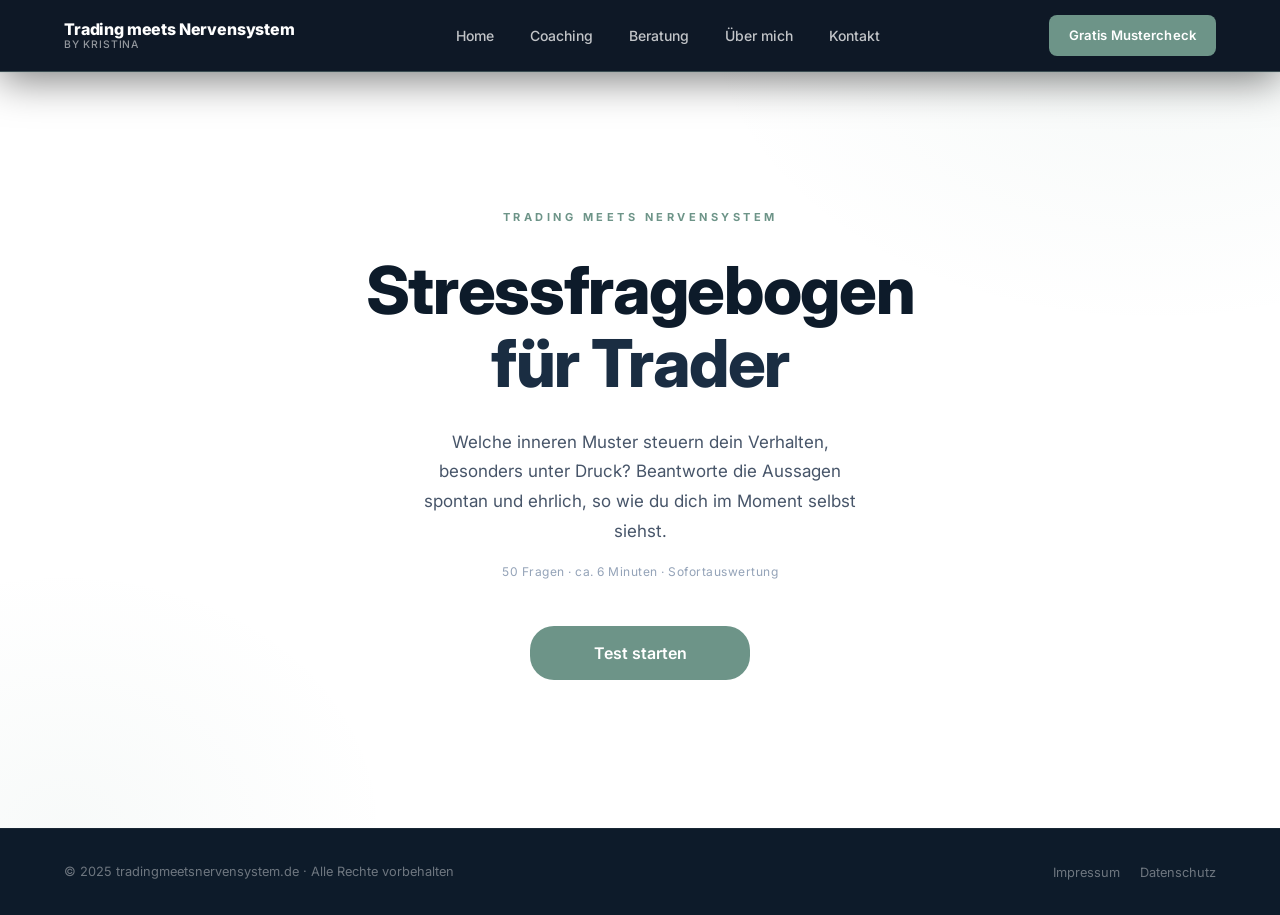
<file: mustercheck.html>
<!DOCTYPE html>
<html lang="de">
<head>
  <meta charset="UTF-8">
  <meta name="viewport" content="width=device-width, initial-scale=1.0">
  <title>Gratis Mustercheck | Trading meets Nervensystem</title>
  <meta name="description" content="Finde heraus, welche inneren Muster dein Trading sabotieren — kostenloser Selbsttest mit Sofortauswertung.">
  <link rel="preconnect" href="https://fonts.googleapis.com">
  <link rel="preconnect" href="https://fonts.gstatic.com" crossorigin>
  <link href="https://fonts.googleapis.com/css2?family=Inter:wght@300;400;500;600;700;800;900&display=swap" rel="stylesheet">
  <link rel="stylesheet" href="style.css">
  <style>
    /* ===== MUSTERCHECK – Stressfragebogen ===== */
    .screen { display:none; min-height:calc(100vh - var(--nav-h, 72px)); }
    .screen.active { display:flex; flex-direction:column; }

    /* WELCOME */
    #welcome {
      background: var(--white);
      background-image:
        radial-gradient(ellipse 700px 500px at 90% 0%,  rgba(107,155,141,0.07) 0%, transparent 65%),
        radial-gradient(ellipse 500px 400px at 5% 100%, rgba(107,155,141,0.05) 0%, transparent 65%);
      align-items: center;
      justify-content: center;
      padding: calc(var(--nav-h, 72px) + 88px) 24px 100px;
      text-align: center;
      position: relative;
      overflow: hidden;
    }
    .wc { position:relative; z-index:1; max-width:560px; width:100%; margin:0 auto; }
    .brand-tag {
      font-size: 11px;
      font-weight: 700;
      letter-spacing: 3.5px;
      color: var(--teal);
      text-transform: uppercase;
      margin-bottom: 28px;
      display: block;
      font-family: 'Inter', sans-serif;
    }
    .w-title {
      font-size: clamp(40px, 7vw, 66px);
      font-weight: 800;
      line-height: 1.1;
      letter-spacing: -0.02em;
      color: var(--navy-deeper);
      margin-bottom: 0;
      font-family: 'Inter', sans-serif;
    }
    .w-title span { color: var(--navy-dark); display: block; }
    .w-sub {
      font-size: 17px;
      color: var(--gray-600);
      line-height: 1.75;
      margin: 28px auto 14px;
      max-width: 460px;
      font-family: 'Inter', sans-serif;
    }
    .w-meta {
      font-size: 12px;
      color: #94a3b8;
      margin-bottom: 44px;
      letter-spacing: 0.5px;
      font-family: 'Inter', sans-serif;
    }
    #welcome .btn-p {
      display: inline-flex;
      width: auto;
      min-width: 220px;
      padding: 17px 52px;
      font-size: 16px;
      border-radius: var(--radius-lg, 12px);
    }

    /* REG */
    #reg-screen { background:var(--gray-50); align-items:center; justify-content:center; padding:60px 24px; }
    .rc { max-width:460px; width:100%; }
    .reg-icon { width:64px; height:64px; background:var(--teal-pale, rgba(107,155,141,0.12)); border-radius:50%; display:flex; align-items:center; justify-content:center; margin:0 auto 24px; font-size:28px; }
    .reg-title { font-size:28px; font-weight:700; color:var(--navy-deeper); margin-bottom:12px; text-align:center; letter-spacing:-0.01em; }
    .reg-sub { font-size:14px; color:var(--gray-600); line-height:1.65; margin-bottom:28px; text-align:center; }
    .fw { margin-bottom:16px; }
    .fl { display:block; font-size:11px; font-weight:700; color:var(--navy-dark); letter-spacing:1.5px; text-transform:uppercase; margin-bottom:8px; }
    .fi { width:100%; padding:15px 18px; background:var(--white); border:1.5px solid var(--gray-200); border-radius:8px; color:var(--navy-dark); font-family:'Inter',sans-serif; font-size:15px; outline:none; transition:border-color 0.2s; box-sizing:border-box; }
    .fi::placeholder { color:#94a3b8; }
    .fi:focus { border-color:var(--teal); }
    .fi.errf { border-color:#dc2626; }
    .em { font-size:12px; color:#dc2626; margin-top:6px; display:none; }
    /* Newsletter opt-in card */
    .newsletter-wrap {
      display: block;
      cursor: pointer;
      border: 1.5px solid rgba(107,155,141,0.25);
      border-radius: 12px;
      background: rgba(107,155,141,0.07);
      margin-bottom: 20px;
      transition: border-color 0.2s, background 0.2s;
      user-select: none;
    }
    .newsletter-wrap:hover {
      border-color: rgba(107,155,141,0.5);
      background: rgba(107,155,141,0.12);
    }
    .newsletter-wrap:has(input:checked) {
      border-color: var(--teal-light);
      background: rgba(107,155,141,0.16);
    }
    .checkbox-row {
      display: flex;
      align-items: center;
      gap: 16px;
      padding: 18px 20px;
    }
    .checkbox-row input[type="checkbox"] {
      position: absolute;
      opacity: 0;
      pointer-events: none;
    }
    .custom-check {
      width: 22px;
      height: 22px;
      border: 2px solid rgba(107,155,141,0.45);
      border-radius: 6px;
      background: transparent;
      flex-shrink: 0;
      display: flex;
      align-items: center;
      justify-content: center;
      transition: background 0.18s, border-color 0.18s;
    }
    .checkbox-row input[type="checkbox"]:checked + .custom-check {
      background: var(--teal-light);
      border-color: var(--teal-light);
    }
    .custom-check svg {
      opacity: 0;
      transform: scale(0.5);
      transition: opacity 0.15s, transform 0.15s;
    }
    .checkbox-row input[type="checkbox"]:checked + .custom-check svg {
      opacity: 1;
      transform: scale(1);
    }
    .nl-badge {
      display: block;
      padding: 16px 20px 0;
      font-size: 13px;
      font-weight: 700;
      letter-spacing: 1.5px;
      text-transform: uppercase;
      color: var(--teal);
    }
    .checkbox-content { flex: 1; }
    .checkbox-content strong {
      display: block;
      font-size: 14px;
      font-weight: 600;
      color: var(--navy-dark);
      margin-bottom: 4px;
    }
    .checkbox-content span {
      font-size: 13px;
      color: var(--gray-600);
      line-height: 1.6;
    }
    .newsletter-wrap {
      border-color: var(--navy-dark);
      background: var(--navy-deeper);
    }
    .newsletter-wrap:hover {
      border-color: var(--teal);
      background: var(--navy-dark);
    }
    .newsletter-wrap:has(input:checked) {
      border-color: var(--teal-light);
      background: var(--navy-dark);
    }
    .newsletter-wrap .nl-badge { color: var(--teal-light); }
    .newsletter-wrap .checkbox-content strong { color: var(--white); }
    .newsletter-wrap .checkbox-content span { color: rgba(255,255,255,0.6); }
    .custom-check {
      border-color: rgba(107,155,141,0.5);
    }
    .priv-row { margin-top:14px; font-size:12px; color:var(--gray-600); line-height:1.65; }
    .priv-row a { color:var(--teal); text-decoration:underline; }

    /* SCALE INTRO */
    #scale-intro { background:var(--gray-50); align-items:center; justify-content:center; padding:60px 24px; }
    .si { max-width:500px; width:100%; }
    .si-title { font-size:26px; font-weight:700; color:var(--navy-deeper); margin-bottom:16px; text-align:center; letter-spacing:-0.01em; }
    .si-sub { font-size:14px; color:var(--gray-600); line-height:1.65; margin-bottom:28px; text-align:center; }
    .scale-preview { background:var(--white); border:1px solid var(--gray-200); border-radius:12px; padding:20px; margin-bottom:28px; }
    .sp-row { display:flex; justify-content:space-between; align-items:center; padding:10px 0; border-bottom:1px solid var(--gray-200); }
    .sp-row:last-child { border-bottom:none; }
    .sp-num { font-size:22px; font-weight:800; color:var(--navy-deeper); min-width:32px; }
    .sp-label { font-size:14px; color:var(--navy-dark); flex:1; padding:0 12px; }
    .sp-pts { font-size:12px; color:#94a3b8; }

    /* PRIMARY BUTTON */
    .btn-p { background:var(--teal); color:var(--white); border:none; padding:16px 36px; border-radius:var(--radius, 8px); font-family:'Inter',sans-serif; font-size:15px; font-weight:600; cursor:pointer; transition:all 0.2s; width:100%; display:flex; align-items:center; justify-content:center; }
    .btn-p:hover { background:var(--teal-light); transform:translateY(-2px); }

    /* QUIZ */
    #quiz-screen { background:var(--gray-50); }
    .qh { background:var(--navy-deeper); padding:28px 24px 22px; display:flex; align-items:center; justify-content:space-between; position:sticky; top:var(--nav-h, 72px); z-index:9; }
    .qbrand { font-size:12px; font-weight:600; color:var(--teal-light); letter-spacing:2px; text-transform:uppercase; }
    .qprog { font-size:14px; font-weight:600; color:var(--white); }
    .pb-wrap { background:var(--navy-deeper); padding:0 24px 36px; }
    .pb { height:3px; background:rgba(255,255,255,0.1); border-radius:2px; overflow:hidden; }
    .pbf { height:100%; background:var(--teal-light); border-radius:2px; transition:width 0.4s ease; }
    .qbody { padding:72px 40px 40px; max-width:720px; width:100%; margin:0 auto; flex:1; }
    .qnum { font-size:13px; color:var(--gray-500, #64748b); margin-bottom:16px; font-weight:500; }
    .qtext { font-size:clamp(17px,4vw,22px); font-weight:500; line-height:1.6; color:var(--navy-dark); margin-bottom:32px; min-height:4.5em; width:100%; }
    .scale-ends { display:flex; justify-content:space-between; margin-bottom:10px; padding:0 2px; }
    .se { font-size:11px; color:var(--gray-500, #64748b); line-height:1.3; }
    .sopts { display:flex; gap:8px; margin-bottom:10px; }
    .sbtn { flex:1; padding:14px 4px; border:2px solid var(--teal-light); background:var(--white); border-radius:10px; font-family:'Inter',sans-serif; font-size:20px; font-weight:700; color:var(--navy-dark); cursor:pointer; transition:all 0.15s; display:flex; align-items:center; justify-content:center; }
    .sbtn:hover { background:var(--teal-pale); border-color:var(--navy-dark); transform:scale(1.04); }
    .sbtn.sel { background:var(--navy-deeper); border-color:var(--navy-deeper); color:var(--white); transform:scale(1.07); }
    .swords { display:flex; justify-content:space-between; margin-bottom:32px; padding:0 2px; }
    .swords span { font-size:13px; color:var(--gray-500, #64748b); text-align:center; }
    .navb { display:flex; gap:12px; }
    .btn-back { background:transparent; border:1px solid var(--teal-light); color:var(--gray-600); padding:14px 20px; border-radius:8px; font-family:'Inter',sans-serif; font-size:14px; cursor:pointer; transition:all 0.2s; white-space:nowrap; }
    .btn-back:hover { border-color:var(--navy-dark); color:var(--navy-dark); }
    .btn-next { flex:1; background:var(--navy-deeper); color:var(--white); border:none; padding:14px 24px; border-radius:8px; font-family:'Inter',sans-serif; font-size:15px; font-weight:600; cursor:pointer; transition:all 0.2s; opacity:0.35; pointer-events:none; }
    .btn-next.on { opacity:1; pointer-events:all; }
    .btn-next.on:hover { background:var(--navy-dark); }

    /* RESULT */
    #result-screen { background:var(--gray-50); }
    .rh {
      background: var(--navy-deeper);
      background-image: radial-gradient(ellipse 600px 400px at 90% 0%, rgba(107,155,141,0.1) 0%, transparent 65%);
      padding: 56px 24px 48px;
      text-align: center;
      position: relative;
      overflow: hidden;
    }
    .rgreet { font-size:14px; font-weight:500; color:var(--teal-light); margin-bottom:8px; position:relative; }
    .rtitle { font-size:clamp(26px,6vw,38px); font-weight:800; color:var(--white); line-height:1.2; position:relative; margin-bottom:8px; }
    .rtitle span { color:var(--teal-light); }
    .rbody { padding:28px 40px; max-width:860px; width:100%; margin:0 auto; }
    .dom-box { background:var(--navy-deeper); border-radius:14px; padding:24px 22px; margin-bottom:16px; color:var(--white); }
    .dom-tag { font-size:11px; font-weight:600; color:var(--teal-light); letter-spacing:2px; text-transform:uppercase; margin-bottom:12px; display:block; }
    .dom-name { font-size:26px; font-weight:700; color:var(--white); margin-bottom:6px; line-height:1.3; }
    .dom-score { font-size:14px; color:rgba(255,255,255,0.6); }
    .dom-tie-note { font-size:13px; color:rgba(255,255,255,0.55); margin-top:8px; line-height:1.5; }
    /* Ergebnis-Karten */
    #d-cards { display:grid; gap:12px; }
    .dc { background:var(--white); border-radius:14px; padding:20px; box-shadow:0 2px 10px rgba(13,27,42,0.08); border-left:4px solid var(--navy-deeper); position:relative; }
    .dc-r1 { border-left:4px solid var(--teal); background:linear-gradient(135deg,rgba(74,136,120,0.06) 0%,var(--white) 60%); padding:24px; }
    .dc-r4, .dc-r5 { background:var(--gray-50); box-shadow:none; border-left-color:#cbd5e1; }
    .dc-rank { display:block; font-size:11px; font-weight:700; letter-spacing:1px; color:rgba(13,27,42,0.25); text-transform:uppercase; margin-bottom:8px; }
    .dc-r1 .dc-rank { color:var(--teal); }
    .dch { display:flex; justify-content:space-between; align-items:flex-start; margin-bottom:12px; gap:12px; }
    .dcn { font-size:17px; font-weight:600; color:var(--navy-dark); line-height:1.3; }
    .dc-r1 .dcn { font-size:20px; }
    .dcs { background:var(--navy-deeper); color:var(--white); padding:5px 12px; border-radius:20px; font-size:14px; font-weight:500; white-space:nowrap; flex-shrink:0; }
    .dc-r1 .dcs { background:var(--teal); }
    .dc-r4 .dcs, .dc-r5 .dcs { background:#94a3b8; font-size:13px; }
    .dbw { background:var(--gray-200, #e2e8f0); height:6px; border-radius:3px; overflow:hidden; margin-bottom:12px; }
    .db { height:100%; border-radius:3px; background:var(--teal); width:0%; transition:width 1.2s ease; }
    .dc-r4 .db, .dc-r5 .db { background:#94a3b8; }
    .dscale { display:flex; gap:6px; margin-bottom:10px; }
    .seg { flex:1; padding:6px; border-radius:6px; font-size:10px; text-align:center; line-height:1.3; border:1px solid transparent; }
    .seg.off { background:var(--gray-50); color:var(--gray-600); border-color:var(--gray-200, #e2e8f0); }
    .seg.s-low { background:#e8f4ec; color:#3a6a4a; border-color:#b8d8c0; font-weight:500; }
    .seg.s-mid { background:#f4ede0; color:#8a5a1a; border-color:#d8c090; font-weight:500; }
    .seg.s-high { background:#f4e0e0; color:#8a2a2a; border-color:#d89090; font-weight:500; }
    .dlv { font-size:13px; font-weight:600; margin-bottom:6px; }
    .dde { font-size:13px; color:var(--gray-600); line-height:1.55; }
    .dc-r4 .dde, .dc-r5 .dde { display:none; }
    .lv-low { color:#3a6a4a; } .lv-mid { color:#8a5a1a; } .lv-high { color:#8a2a2a; }
    .meaning { background:var(--navy-deeper); border-radius:14px; padding:26px 22px; margin-bottom:16px; color:var(--white); }
    .meaning h3 { font-size:19px; font-weight:700; color:var(--teal-light); margin-bottom:16px; }
    .mi { margin-bottom:18px; padding-bottom:18px; border-bottom:1px solid rgba(107,155,141,0.15); }
    .mi:last-child { margin-bottom:0; padding-bottom:0; border-bottom:none; }
    .mi h4 { font-size:12px; font-weight:600; color:var(--teal-light); margin-bottom:8px; text-transform:uppercase; letter-spacing:0.5px; }
    .mi p { font-size:15px; color:rgba(255,255,255,0.75); line-height:1.7; }
    .tip-box { background:var(--white); border-radius:14px; padding:24px 20px; margin-bottom:16px; border:1px solid var(--gray-200, #e2e8f0); border-left:4px solid var(--teal); }
    .tip-tag { font-size:11px; font-weight:600; color:var(--navy-dark); letter-spacing:2px; text-transform:uppercase; margin-bottom:12px; display:block; }
    .tip-title { font-size:18px; font-weight:700; color:var(--navy-dark); margin-bottom:10px; }
    .tip-text { font-size:15px; color:var(--gray-600); line-height:1.7; }
    .cta-box { background:var(--white); border-radius:14px; padding:28px 22px; margin-bottom:16px; text-align:center; border:2px solid var(--gray-200, #e2e8f0); }
    .cta-tag { display:inline-block; background:var(--teal-pale); color:var(--teal); font-size:11px; font-weight:600; letter-spacing:2px; text-transform:uppercase; padding:5px 14px; border-radius:20px; margin-bottom:16px; }
    .cta-title { font-size:22px; font-weight:700; color:var(--navy-dark); margin-bottom:10px; line-height:1.3; }
    .cta-desc { font-size:15px; color:var(--gray-600); line-height:1.65; margin-bottom:22px; }
    .cta-inc { background:var(--gray-50); border-radius:10px; padding:16px; margin-bottom:22px; text-align:left; }
    .cta-inc-t { font-size:11px; font-weight:600; color:var(--navy-dark); letter-spacing:1px; text-transform:uppercase; margin-bottom:10px; }
    .cta-inc-i { display:flex; align-items:flex-start; gap:10px; font-size:15px; color:var(--gray-600); margin-bottom:7px; line-height:1.5; }
    .cta-inc-i::before { content:'✓'; color:var(--teal); font-weight:700; flex-shrink:0; margin-top:1px; }
    .cta-btn { display:block; background:var(--teal); color:var(--white); padding:16px 32px; border-radius:8px; font-family:'Inter',sans-serif; font-size:15px; font-weight:600; text-decoration:none; transition:all 0.2s; }
    .cta-btn:hover { background:var(--teal-light); }
    .disclaimer { background:var(--gray-50); border-radius:10px; padding:16px; margin-bottom:16px; font-size:12px; color:var(--gray-600); line-height:1.6; text-align:center; border:1px solid var(--gray-200, #e2e8f0); }
    .rfooter { text-align:center; padding:0 24px 40px; font-size:12px; color:var(--gray-600); line-height:1.6; }

    /* LOADING */
    .loading { display:none; position:fixed; inset:0; background:var(--navy-deeper); z-index:200; align-items:center; justify-content:center; flex-direction:column; text-align:center; }
    .loading.on { display:flex; }
    .dots { display:flex; gap:8px; margin-bottom:24px; }
    .dot { width:10px; height:10px; border-radius:50%; background:var(--teal-light); animation:bounce 1.2s infinite; }
    .dot:nth-child(2) { animation-delay:0.2s; } .dot:nth-child(3) { animation-delay:0.4s; }
    @keyframes bounce { 0%,80%,100%{transform:scale(0.8);opacity:0.5;} 40%{transform:scale(1.2);opacity:1;} }
    .lt { font-size:20px; font-weight:600; color:var(--white); margin-bottom:8px; }
    .ls { font-size:13px; color:rgba(255,255,255,0.5); }
    .fade-in { animation:fi 0.35s ease; }
    @keyframes fi { from{opacity:0;transform:translateY(10px);} to{opacity:1;transform:translateY(0);} }

    @media(max-width:380px) { .sbtn{font-size:17px;padding:12px 2px;} .seg{font-size:9px;padding:4px 3px;} }
    @media(max-width:600px) {
      .qbody{padding:56px 20px 40px;}
      .rbody{padding:24px 16px;}
      .sopts{gap:6px;}
      /* Welcome */
      #welcome{padding:calc(var(--nav-h,72px) + 48px) 20px 60px;}
      .w-title{font-size:clamp(32px,9vw,48px);}
      .w-sub{font-size:15px;}
      /* Reg */
      .rc{padding:0 4px;}
      /* Result */
      .rh{padding:40px 20px 32px;}
      .rtitle{font-size:clamp(22px,6vw,30px);}
      .dc{padding:16px;}
      .dcn{font-size:15px;}
      .rbody{padding:20px 16px;}
      .tip-box,.cta-box,.meaning{padding:20px 16px;}
      /* Quiz */
      .qbrand{font-size:10px;}
      .qtext{font-size:clamp(15px,4vw,18px); min-height:auto;}
      .navb{flex-direction:column; gap:8px;}
      .btn-back{width:100%;}
    }
    @media(min-width:1024px) { .qbody{padding:80px 60px 60px;} .rbody{padding:40px 60px;} .qtext{font-size:22px;} #d-cards{display:grid;grid-template-columns:1fr 1fr;gap:12px;} .dc-r1-solo{grid-column:1 / -1;} }
  </style>
</head>
<body class="subpage">

<!-- NAV -->
<nav class="nav scrolled" id="nav">
  <div class="nav-inner">
    <a href="index.html" class="nav-logo">
      <span class="logo-main">Trading meets Nervensystem</span>
      <span class="logo-sub">by Kristina</span>
    </a>
    <ul class="nav-links">
      <li><a href="index.html">Home</a></li>
      <li><a href="coaching.html">Coaching</a></li>
      <li><a href="beratung.html">Beratung</a></li>
      <li><a href="about.html">Über mich</a></li>
      <li><a href="contact.html">Kontakt</a></li>
    </ul>
    <a href="mustercheck.html" class="btn btn-teal btn-sm nav-cta">Gratis Mustercheck</a>
    <button class="nav-hamburger" id="hamburger" aria-label="Menü öffnen"><span></span><span></span><span></span></button>
  </div>
</nav>
<div class="nav-mobile" id="nav-mobile">
  <a href="index.html">Home</a>
  <a href="coaching.html">Coaching</a>
  <a href="beratung.html">Beratung</a>
  <a href="about.html">Über mich</a>
  <a href="contact.html">Kontakt</a>
  <a href="mustercheck.html" class="btn btn-teal" style="margin-top:8px;justify-content:center;">Gratis Mustercheck <span class="arrow">→</span></a>
</div>

<!-- LOADING -->
<div class="loading" id="loading">
  <div class="dots"><div class="dot"></div><div class="dot"></div><div class="dot"></div></div>
  <div class="lt">Dein Ergebnis wird ausgewertet</div>
  <div class="ls">Einen Moment bitte...</div>
</div>

<!-- WELCOME -->
<div class="screen active" id="welcome">
  <div class="wc fade-in">
    <span class="brand-tag">Trading Meets Nervensystem</span>
    <h1 class="w-title">Stressfragebogen<span>für Trader</span></h1>
    <p class="w-sub">Welche inneren Muster steuern dein Verhalten, besonders unter Druck? Beantworte die Aussagen spontan und ehrlich, so wie du dich im Moment selbst siehst.</p>
    <p class="w-meta">50 Fragen · ca. 6 Minuten · Sofortauswertung</p>
    <button class="btn-p" onclick="showReg()">Test starten</button>
  </div>
</div>

<!-- REG -->
<div class="screen" id="reg-screen">
  <div class="rc fade-in">
    <div class="reg-icon">📋</div>
    <h2 class="reg-title">Zum Stressfragebogen</h2>
    <p class="reg-sub">Trag deinen Namen und deine E-Mail ein. Du erhältst dein Ergebnis direkt nach dem Test.</p>
    <div class="fw">
      <label class="fl">Dein Vorname *</label>
      <input type="text" class="fi" id="inp-name" placeholder="Dein Vorname">
      <div class="em" id="err-name">Bitte trag deinen Namen ein.</div>
    </div>
    <div class="fw">
      <label class="fl">Deine E-Mail *</label>
      <input type="email" class="fi" id="inp-email" placeholder="deine@email.de">
      <div class="em" id="err-email">Bitte trag eine gültige E-Mail ein.</div>
    </div>
    <label class="newsletter-wrap">
      <span class="nl-badge">✦ Bonus für dich</span>
      <div class="checkbox-row">
        <input type="checkbox" id="newsletter-check">
        <div class="custom-check">
          <svg width="12" height="9" viewBox="0 0 12 9" fill="none" stroke="white" stroke-width="2.2" stroke-linecap="round" stroke-linejoin="round">
            <polyline points="1,4.5 4.5,8 11,1"/>
          </svg>
        </div>
        <div class="checkbox-content">
          <strong>Weitere Erklärungen zu den Mustern in mein Postfach</strong>
          <span>Ich schicke dir weitere Erklärungen zu den Mustern + einen praktischen Tipp direkt zum Umgang mit ihnen.</span>
          <span style="display:block; margin-top:5px; color:var(--teal); font-weight:600;">Kein Spam, jederzeit abmeldbar.</span>
        </div>
      </div>
    </label>
    <div class="priv-row">
      Mit dem Absenden stimmst du der Verarbeitung deiner Daten zur Durchführung des Tests zu.
      Weitere Informationen findest du in der <a href="datenschutz.html">Datenschutzerklärung</a>.
    </div>
    <br>
    <button class="btn-p" onclick="validateAndStart()">Test starten →</button>
  </div>
</div>

<!-- SCALE INTRO -->
<div class="screen" id="scale-intro">
  <div class="si fade-in">
    <h2 class="si-title">So funktioniert der Test</h2>
    <p class="si-sub">Beantworte jede Aussage möglichst zügig und spontan, so wie du dich im Moment selbst siehst. Es gibt keine richtigen oder falschen Antworten.</p>
    <div class="scale-preview">
      <div class="sp-row"><span class="sp-num">5</span><span class="sp-label">Absolut, trifft völlig zu</span><span class="sp-pts">5 Punkte</span></div>
      <div class="sp-row"><span class="sp-num">4</span><span class="sp-label">Ja, trifft zu</span><span class="sp-pts">4 Punkte</span></div>
      <div class="sp-row"><span class="sp-num">3</span><span class="sp-label">Etwas, trifft manchmal zu</span><span class="sp-pts">3 Punkte</span></div>
      <div class="sp-row"><span class="sp-num">2</span><span class="sp-label">Kaum, trifft selten zu</span><span class="sp-pts">2 Punkte</span></div>
      <div class="sp-row"><span class="sp-num">1</span><span class="sp-label">Nie, trifft nicht zu</span><span class="sp-pts">1 Punkt</span></div>
    </div>
    <button class="btn-p" onclick="beginQuiz()">Los geht's</button>
  </div>
</div>

<!-- QUIZ -->
<div class="screen" id="quiz-screen">
  <div class="qh">
    <span class="qbrand">Stressfragebogen</span>
    <span class="qprog" id="qprog">1 / 50</span>
  </div>
  <div class="pb-wrap">
    <div class="pb"><div class="pbf" id="pbf" style="width:2%"></div></div>
  </div>
  <div class="qbody fade-in">
    <div class="qnum" id="qnum">Frage 1 von 50</div>
    <div class="qtext" id="qtext"></div>
    <div class="scale-ends">
      <span class="se">Trifft gar<br>nicht zu</span>
      <span class="se" style="text-align:right">Trifft völlig<br>zu</span>
    </div>
    <div class="sopts">
      <button class="sbtn" onclick="pick(1)">1</button>
      <button class="sbtn" onclick="pick(2)">2</button>
      <button class="sbtn" onclick="pick(3)">3</button>
      <button class="sbtn" onclick="pick(4)">4</button>
      <button class="sbtn" onclick="pick(5)">5</button>
    </div>
    <div class="swords">
      <span>Nie</span><span>Kaum</span><span>Etwas</span><span>Ja</span><span>Absolut</span>
    </div>
    <div class="navb">
      <button class="btn-back" onclick="prev()" id="btn-back" style="display:none">Zurück</button>
      <button class="btn-next" id="btn-next" onclick="next()">Weiter</button>
    </div>
  </div>
</div>

<!-- RESULT -->
<div class="screen" id="result-screen">
  <div class="rh">
    <div class="rgreet" id="rgreet">Dein Ergebnis</div>
    <h1 class="rtitle">Dein<br><span>Muster-Profil</span></h1>
  </div>
  <div class="rbody">
    <div id="dom-box"></div>
    <div id="d-cards"></div>

    <div style="height:24px"></div>

    <div class="meaning">
      <h3>Was das für dich bedeutet</h3>
      <div class="mi">
        <h4>Wie du die Werte liest</h4>
        <p><b>Die Punkteskala dient der Orientierung.</b> Entscheidend ist nicht der genaue Wert, sondern welche Muster bei dir im Vergleich stärker ausgeprägt sind. Schau dir zuerst deinen höchsten Wert an. Das ist dein dominantes Muster. Es läuft am tiefsten und springt am schnellsten an, wenn Druck entsteht. Wenn du zwei hohe Werte hast, arbeiten diese Muster oft zusammen.</p>
        <p>Deine mittleren Werte sind nicht unwichtig. Sie sind oft im Hintergrund aktiv und verstärken die dominanten Muster, besonders in langen oder verlustreichen Phasen.</p>
      </div>
      <div class="mi">
        <h4>Wenn mehrere Werte ähnlich hoch sind</h4>
        <p>Das ist häufig und normal. Es bedeutet, dass dein System unter Druck auf mehrere Strategien gleichzeitig zurückgreift. Welches Muster in welchem Moment übernimmt, hängt oft von der Situation ab.</p>
      </div>
    </div>

    <div class="tip-box">
      <span class="tip-tag">Was jetzt?</span>
      <h3 class="tip-title">Erkenne wann dein Muster aktiv wird</h3>
      <p class="tip-text">Schau dir deinen dominanten Muster an: In welchen Momenten taucht er auf, im Trading, im Business, in Beziehungen? Diese Muster laufen automatisch ab, als Schutzprogramm deines Nervensystems. Sie werden nicht bewusst aktiviert, sondern greifen immer dann, wenn Druck, Unsicherheit oder Bewertung im Spiel sind. Der erste Schritt ist Bewusstsein. Denn genau in dem Moment wo du erkennst, dass ein Muster übernimmt, entsteht Handlungsspielraum und damit die Möglichkeit zu regulieren, statt in den Stresszyklus zu verfallen.</p>
    </div>

    <div class="cta-box">
      <span class="cta-tag">Nächster Schritt</span>
      <h3 class="cta-title">Hinter jedem Muster steckt ein Glaubenssatz</h3>
      <p class="cta-desc">Du weißt jetzt, welches Muster dich am meisten beeinflusst. Aber das Muster ist nur die Schutzstrategie, denn es schützt etwas. Und genau das ist der Punkt, an dem die meisten nie ankommen. Im Mini-Workshop <b>"Glaubenssatz sichtbar machen"</b> gehst du einen Schritt tiefer.</p>
      <div class="cta-inc">
        <div class="cta-inc-t">Das erwartet dich im Mini-Workshop</div>
        <div class="cta-inc-i">Du verstehst alle Muster und erkennst dich darin wieder</div>
        <div class="cta-inc-i">Du erkennst wie dein stärkstes Muster dein Trading konkret sabotiert</div>
        <div class="cta-inc-i">Du identifizierst welcher Kernglaubenssatz sich hinter deinem Hauptmuster verbirgt</div>
        <div class="cta-inc-i">Du weißt wo du wirklich ansetzen musst</div>
      </div>
      <a class="cta-btn" href="DEINE-KURS-URL-HIER" target="_blank">Zum Mini-Workshop für 29,99 €</a>
    </div>

    <div class="disclaimer">
      Dieser Test basiert auf dem Muster-Konzept der Transaktionsanalyse (Taibi Kahler). Er ist kein klinisches Diagnoseinstrument sondern ein Reflexionswerkzeug. Die Punkteskala dient der Orientierung, entscheidend ist welche Muster bei dir im Vergleich stärker ausgeprägt sind.
    </div>
    <div class="rfooter">@trading.meets.nervensystem</div>
  </div>
</div>

<footer class="footer" style="padding:32px 0;">
  <div class="container">
    <div style="display:flex;align-items:center;justify-content:space-between;flex-wrap:wrap;gap:16px;">
      <p style="font-size:0.8rem;color:rgba(255,255,255,0.4);margin:0;">© 2025 tradingmeetsnervensystem.de · Alle Rechte vorbehalten</p>
      <div style="display:flex;gap:20px;">
        <a href="impressum.html" style="font-size:0.8rem;color:rgba(255,255,255,0.4);transition:color 0.2s;" onmouseover="this.style.color='rgba(255,255,255,0.8)'" onmouseout="this.style.color='rgba(255,255,255,0.4)'">Impressum</a>
        <a href="datenschutz.html" style="font-size:0.8rem;color:rgba(255,255,255,0.4);transition:color 0.2s;" onmouseover="this.style.color='rgba(255,255,255,0.8)'" onmouseout="this.style.color='rgba(255,255,255,0.4)'">Datenschutz</a>
      </div>
    </div>
  </div>
</footer>

<script src="main.js"></script>
<script>
const FORMSPREE_ID = 'xlgzavbe';

// ── Brevo Einbindung ──────────────────────────────────────────────
const BREVO_API_KEY  = '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';
const BREVO_LIST_ID  = 9;

async function subscribeToBrevo(name, email) {
  try {
    const res = await fetch('https://api.brevo.com/v3/contacts', {
      method: 'POST',
      headers: {
        'api-key': BREVO_API_KEY,
        'Content-Type': 'application/json',
        'Accept': 'application/json'
      },
      body: JSON.stringify({
        email: email,
        attributes: { FIRSTNAME: name },
        listIds: [BREVO_LIST_ID],
        updateEnabled: true
      })
    });
    if (!res.ok && res.status !== 201 && res.status !== 204) {
      const err = await res.json().catch(() => ({}));
      console.warn('Brevo Fehler:', res.status, err.message || '');
    }
  } catch(e) {
    console.warn('Brevo nicht erreichbar:', e.message);
  }
}
// ─────────────────────────────────────────────────────────────────

const questions = [
"Wann immer ich eine Arbeit mache, dann mache ich sie gründlich.",
"Ich fühle mich verantwortlich, dass diejenigen die mit mir zu tun haben sich wohl fühlen.",
"Ich bin ständig auf Trab.",
"Anderen gegenüber zeige ich meine Schwächen nicht gerne.",
"Wenn ich nichts tue, fühle ich mich schnell unproduktiv.",
"Häufig brauche ich den Satz: \"Es ist schwierig etwas so genau zu sagen.\"",
"Ich sage oft mehr als eigentlich notwendig wäre.",
"Es fällt mir schwer Leute die nicht genau sind zu akzeptieren.",
"Es fällt mir schwer Gefühle zu zeigen.",
"Nur nicht locker lassen ist meine Einstellung.",
"Wenn ich eine Meinung äußere, begründe ich sie auch.",
"Wenn ich einen Wunsch habe, erfülle ich ihn mir schnell.",
"Ich liefere eine Aufgabe ab, wenn ich sie mehrere Male überarbeitet habe.",
"Leute die \"herumtrödeln\" regen mich auf.",
"Es ist für mich wichtig von anderen akzeptiert zu werden.",
"Ich habe eher eine harte Schale aber einen weichen Kern.",
"Ich versuche oft herauszufinden was andere von mir erwarten, um mich danach zu richten.",
"Leute die unbekümmert in den Tag hineinleben kann ich nur schwer verstehen.",
"Bei Diskussionen unterbreche ich die anderen oft.",
"Ich löse meine Probleme selber.",
"Aufgaben erledige ich möglichst rasch.",
"Im Umgang mit anderen halte ich Distanz.",
"Ich sollte viele Aufgaben noch besser erledigen.",
"Ich kümmere mich persönlich um nebensächliche Details.",
"Erfolge fallen nicht vom Himmel. Ich muss sie hart erarbeiten.",
"Für dumme Fehler habe ich wenig Verständnis.",
"Ich schätze es, wenn andere auf meine Frage rasch und bündig antworten.",
"Es ist mir wichtig von anderen zu erfahren, ob ich meine Sache gut gemacht habe.",
"Wenn ich meine Aufgabe begonnen habe, führe ich sie auch zu Ende.",
"Ich stelle meine Wünsche und Bedürfnisse zugunsten jeder anderen Person zurück.",
"Ich bin anderen gegenüber oft hart, um von anderen nicht verletzt zu werden.",
"Ich klopfe oft ungeduldig mit meinen Fingern auf den Tisch.",
"Beim Erklären von Sachverhalten verwende ich gerne die Redewendung: \"Erstens.., Zweitens.., Drittens..\"",
"Ich glaube, dass die meisten Dinge nicht so einfach sind wie viele meinen.",
"Es ist mir unangenehm andere Leute zu kritisieren.",
"Bei Diskussionen nicke ich häufig mit dem Kopf.",
"Ich strenge mich an meine Ziele zu erreichen.",
"Mein Gesichtsausdruck ist eher ernst.",
"Ich bin nervös.",
"So schnell kann mich nichts erschüttern.",
"Meine Probleme gehen andere nichts an.",
"Ich sage oft: \"Macht mal vorwärts\" oder ähnliches.",
"Ich sage oft: \"Genau, exakt, klar, logisch\".",
"Ich sage oft: \"Das verstehe ich nicht\".",
"Ich sage eher: \"Könnten Sie es nicht mal versuchen?\", statt: \"Versuchen Sie es einmal.\"",
"Ich bin diplomatisch.",
"Ich versuche die an mich gestellten Erwartungen zu übertreffen.",
"Beim Telefonieren bearbeite ich nebenbei oft noch andere Aufgaben.",
"\"Auf die Zähne beißen\" ist meine Einstellung.",
"Trotz enormer Anstrengung will mir vieles nicht gelingen.",
];

const driverQuestions = {
  p: [1,6,8,11,13,23,24,33,43,47],
  s: [3,12,14,19,21,27,32,39,42,48],
  a: [5,10,18,25,29,34,37,44,49,50],
  r: [2,7,15,17,28,30,35,36,45,46],
  k: [4,9,16,20,22,26,31,38,40,41],
};

const driverInfo = {
  p: {name:"Sei perfekt",         emoji:"🎯"},
  s: {name:"Mach schnell",        emoji:"⚡"},
  a: {name:"Streng dich an",      emoji:"💪"},
  r: {name:"Mach es allen recht", emoji:"🤝"},
  k: {name:"Sei stark",           emoji:"🛡"},
};

const driverOrder = ['p','s','a','r','k'];

let answers = new Array(50).fill(null);
let cur = 0;
let uName = '', uEmail = '', uNewsletter = false;

function showReg() {
  document.getElementById('welcome').classList.remove('active');
  document.getElementById('reg-screen').classList.add('active');
}

function validateAndStart() {
  const name = document.getElementById('inp-name').value.trim();
  const email = document.getElementById('inp-email').value.trim();
  let ok = true;
  if (!name) {
    document.getElementById('inp-name').classList.add('errf');
    document.getElementById('err-name').style.display = 'block';
    ok = false;
  } else {
    document.getElementById('inp-name').classList.remove('errf');
    document.getElementById('err-name').style.display = 'none';
  }
  if (!email || !email.includes('@') || !email.includes('.')) {
    document.getElementById('inp-email').classList.add('errf');
    document.getElementById('err-email').style.display = 'block';
    ok = false;
  } else {
    document.getElementById('inp-email').classList.remove('errf');
    document.getElementById('err-email').style.display = 'none';
  }
  if (!ok) return;
  uName = name; uEmail = email;
  uNewsletter = document.getElementById('newsletter-check').checked;
  // Brevo DOI nur wenn Häkchen gesetzt (DSGVO-konform)
  if (uNewsletter) subscribeToBrevo(uName, uEmail); // fire & forget — Quiz wird nicht geblockt
  document.getElementById('reg-screen').classList.remove('active');
  document.getElementById('scale-intro').classList.add('active');
}

function beginQuiz() {
  document.getElementById('scale-intro').classList.remove('active');
  document.getElementById('quiz-screen').classList.add('active');
  render();
}

function render() {
  document.getElementById('qtext').textContent = questions[cur];
  document.getElementById('qnum').textContent = `Frage ${cur+1} von ${questions.length}`;
  document.getElementById('qprog').textContent = `${cur+1} / ${questions.length}`;
  document.getElementById('pbf').style.width = `${((cur+1)/questions.length)*100}%`;
  document.querySelectorAll('.sbtn').forEach((b,i) => b.classList.toggle('sel', answers[cur]===i+1));
  const nb = document.getElementById('btn-next');
  nb.classList.toggle('on', answers[cur]!==null);
  nb.textContent = cur===questions.length-1 ? 'Auswertung ansehen' : 'Weiter';
  document.getElementById('btn-back').style.display = cur>0 ? 'block' : 'none';
  const qb = document.querySelector('.qbody');
  qb.classList.remove('fade-in'); void qb.offsetWidth; qb.classList.add('fade-in');
}

function pick(v) {
  answers[cur] = v;
  document.querySelectorAll('.sbtn').forEach((b,i) => b.classList.toggle('sel', i+1===v));
  document.getElementById('btn-next').classList.add('on');
}

function next() {
  if (answers[cur]===null) return;
  if (cur < questions.length-1) { cur++; render(); }
  else { document.getElementById('loading').classList.add('on'); submitFS().finally(()=>setTimeout(showResult,2200)); }
}

function prev() { if(cur>0){cur--;render();} }

async function submitFS() {
  if (!FORMSPREE_ID) return;
  const sc = calcScores();
  const body = {
    name: uName, email: uEmail,
    newsletter_einwilligung: uNewsletter ? 'Ja, Einwilligung erteilt' : 'Nein',
    'Sei perfekt':         sc.p+' / 50',
    'Mach schnell':        sc.s+' / 50',
    'Streng dich an':      sc.a+' / 50',
    'Mach es allen recht': sc.r+' / 50',
    'Sei stark':           sc.k+' / 50',
  };
  try {
    await fetch(`https://formspree.io/f/${FORMSPREE_ID}`, {
      method:'POST', headers:{'Content-Type':'application/json','Accept':'application/json'},
      body: JSON.stringify(body)
    });
  } catch(e){}
}

function calcScores() {
  const sc = {p:0,s:0,a:0,r:0,k:0};
  driverOrder.forEach(d => {
    driverQuestions[d].forEach(qNum => { sc[d]+=(answers[qNum-1]||0); });
  });
  return sc;
}

function getLevel(score) {
  if (score<=24) return {label:"Kaum aktiv",cls:"lv-low",desc:"Dieses Muster ist kaum aktiv und beeinflusst dein Verhalten derzeit wenig.",segs:["s-low","off","off"]};
  if (score<=34) return {label:"Gelegentlich aktiv",cls:"lv-mid",desc:"Dieses Muster ist gelegentlich aktiv, vor allem unter Druck.",segs:["off","s-mid","off"]};
  return {label:"Stark ausgeprägt",cls:"lv-high",desc:"Dieses Muster läuft häufig ganz automatisch, besonders wenn der Druck steigt.",segs:["off","off","s-high"]};
}

function showResult() {
  document.getElementById('loading').classList.remove('on');
  document.getElementById('quiz-screen').classList.remove('active');
  document.getElementById('result-screen').classList.add('active');
  document.getElementById('rgreet').textContent = `Hallo ${uName}, hier ist dein Ergebnis`;

  const sc = calcScores();
  const maxScore = Math.max(...driverOrder.map(k => sc[k]));
  const topDrivers = driverOrder.filter(k => sc[k] === maxScore);

  let domHTML = '<div class="dom-box">';
  if (topDrivers.length === 1) {
    const dom = driverInfo[topDrivers[0]];
    domHTML += `<span class="dom-tag">Dein dominantes Muster</span><div class="dom-name">${dom.emoji} ${dom.name}</div><div class="dom-score">${sc[topDrivers[0]]} von 50 Punkten, ${getLevel(sc[topDrivers[0]]).label}</div>`;
  } else {
    domHTML += `<span class="dom-tag">Deine dominanten Muster</span><div class="dom-name">${topDrivers.map(k => `${driverInfo[k].emoji} ${driverInfo[k].name}`).join('<br>')}</div><div class="dom-score">Alle mit ${maxScore} von 50 Punkten, ${getLevel(maxScore).label}</div><div class="dom-tie-note">Diese Muster sind bei dir gleich stark ausgeprägt und arbeiten oft zusammen.</div>`;
  }
  domHTML += '</div>';
  document.getElementById('dom-box').innerHTML = domHTML;

  const sortedDrivers = [...driverOrder].sort((a,b) => sc[b] - sc[a]);
  const topCount = sortedDrivers.filter(k => sc[k] === maxScore).length;
  // Rang mit Gleichstand: 1,1,3,4,5
  let rankCounter = 1;
  const ranks = sortedDrivers.map((k,idx) => {
    if (idx > 0 && sc[k] < sc[sortedDrivers[idx-1]]) rankCounter = idx + 1;
    return rankCounter;
  });
  document.getElementById('d-cards').innerHTML = sortedDrivers.map((k,idx) => {
    const rank = ranks[idx];
    const isTop = rank === 1;
    const solo = isTop && topCount === 1;
    const score = sc[k];
    const d = driverInfo[k];
    const lv = getLevel(score);
    const pct = Math.round((score/50)*100);
    const rankClass = isTop ? (solo ? 'dc-r1 dc-r1-solo' : 'dc-r1 dc-r1-tied') : (rank <= 3 ? 'dc-r2' : 'dc-r4');
    const rankLabel = isTop ? '★ Stärkstes Muster' : '#' + rank;
    return `<div class="dc ${rankClass}"><div class="dc-rank">${rankLabel}</div><div class="dch"><div class="dcn">${d.emoji} ${d.name}</div><div class="dcs">${score} / 50</div></div><div class="dbw"><div class="db" data-w="${pct}%"></div></div><div class="dscale"><div class="seg ${lv.segs[0]}">10 bis 24<br>Kaum aktiv</div><div class="seg ${lv.segs[1]}">25 bis 34<br>Gelegentlich</div><div class="seg ${lv.segs[2]}">35 bis 50<br>Stark ausgeprägt</div></div><div class="dlv ${lv.cls}">${lv.label}</div><div class="dde">${lv.desc}</div></div>`;
  }).join('');

  setTimeout(()=>{ document.querySelectorAll('.db').forEach(b=>b.style.width=b.dataset.w); },300);
  window.scrollTo(0,0);
}
</script>
</body>
</html>
</file>
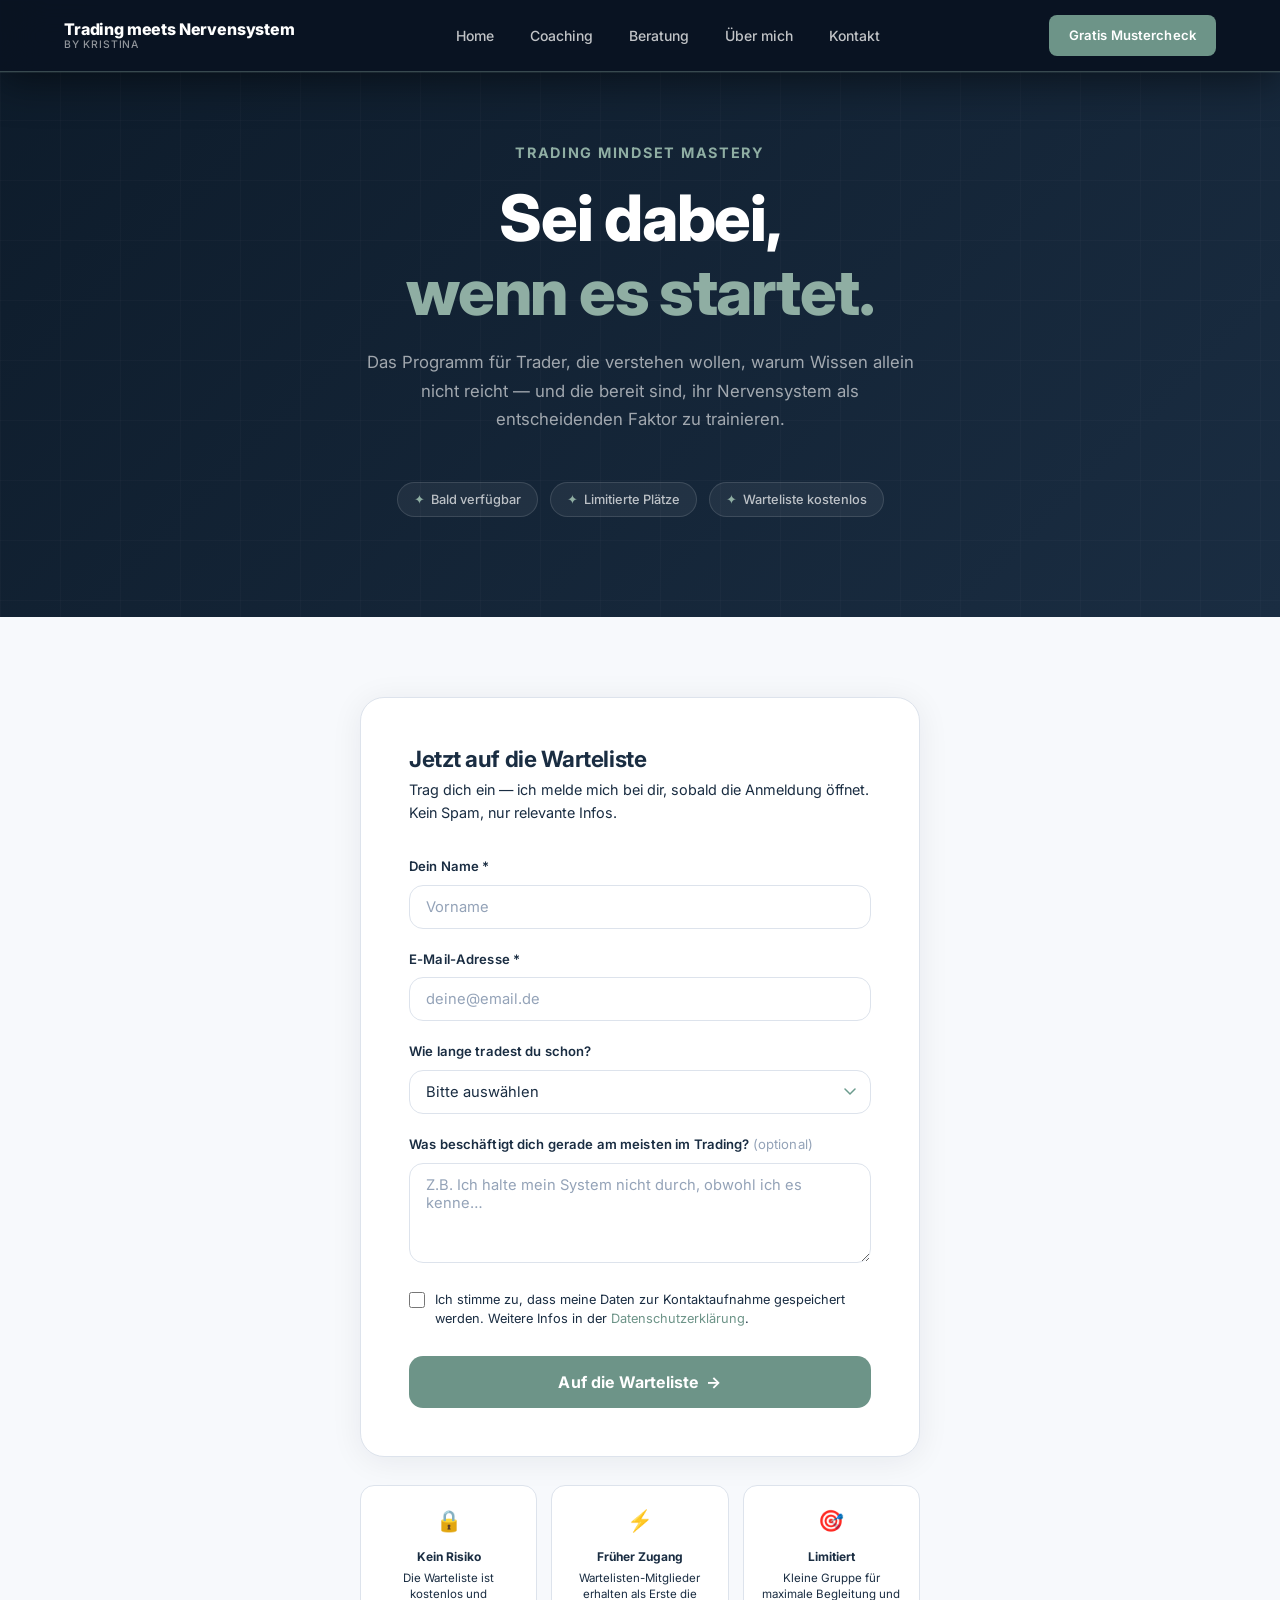
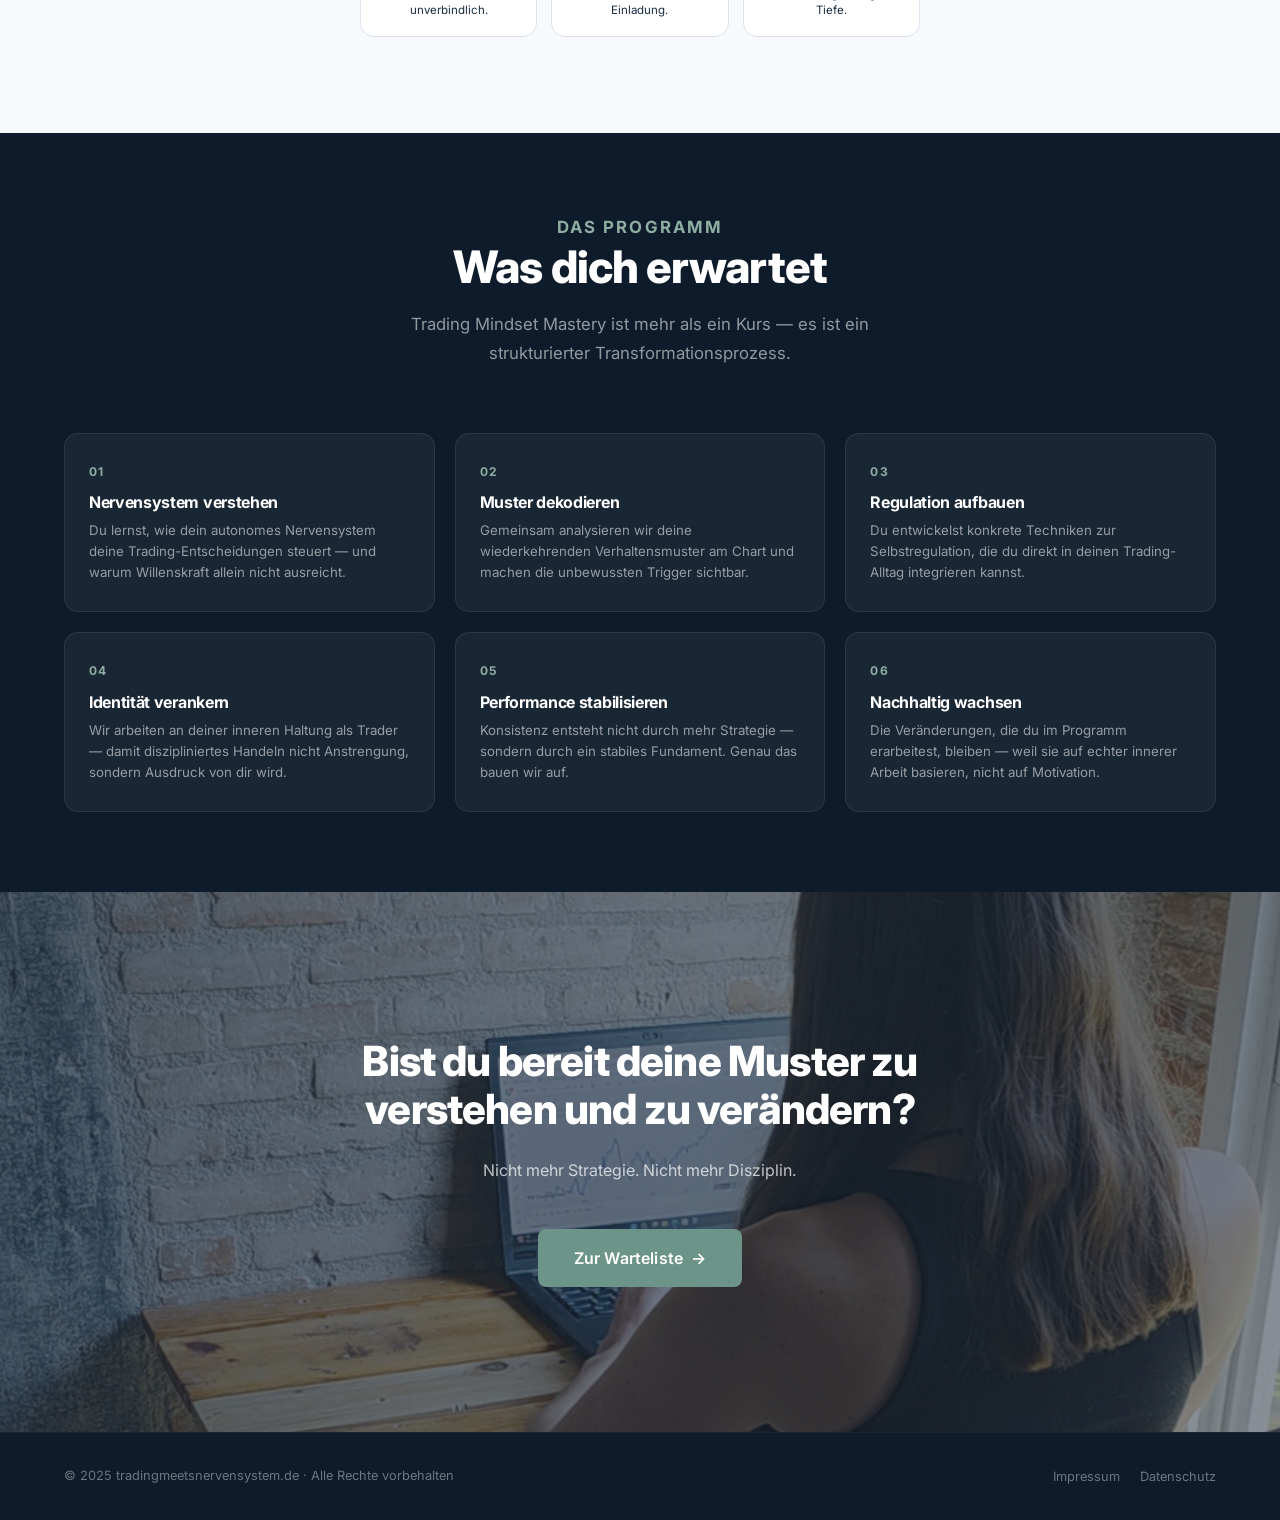
<file: waitlist.html>
﻿<!DOCTYPE html>
<html lang="de">
<head>
  <meta charset="UTF-8">
  <meta name="viewport" content="width=device-width, initial-scale=1.0">
  <title>Warteliste | Trading Mindset Mastery</title>
  <meta name="description" content="Trag dich in die Warteliste für Trading Mindset Mastery ein — das Programm für emotionale Freiheit und nachhaltige Performance im Trading.">
  <link rel="preconnect" href="https://fonts.googleapis.com">
  <link rel="preconnect" href="https://fonts.gstatic.com" crossorigin>
  <link href="https://fonts.googleapis.com/css2?family=Inter:wght@300;400;500;600;700;800;900&display=swap" rel="stylesheet">
  <link rel="stylesheet" href="style.css">
  <style>
    .waitlist-hero {
      background: linear-gradient(135deg, var(--navy-deeper) 0%, var(--navy-dark) 100%);
      padding: 140px 0 100px;
      position: relative;
      overflow: hidden;
      text-align: center;
    }
    .waitlist-hero::after {
      content: '';
      position: absolute;
      inset: 0;
      background-image:
        linear-gradient(rgba(255,255,255,0.02) 1px, transparent 1px),
        linear-gradient(90deg, rgba(255,255,255,0.02) 1px, transparent 1px);
      background-size: 60px 60px;
    }
    .waitlist-hero .container { position: relative; z-index: 1; }
    .waitlist-hero .label { margin-bottom: 16px; }
    .waitlist-hero h1 { color: var(--white); margin-bottom: 20px; }
    .waitlist-hero h1 .accent { color: var(--teal-light); }
    .waitlist-hero .hero-sub {
      color: rgba(255,255,255,0.6);
      font-size: 1.05rem;
      max-width: 560px;
      margin: 0 auto 48px;
      line-height: 1.7;
    }

    /* Badges */
    .waitlist-badges {
      display: flex;
      justify-content: center;
      gap: 12px;
      flex-wrap: wrap;
      margin-bottom: 0;
    }
    .waitlist-badge {
      display: inline-flex;
      align-items: center;
      gap: 6px;
      background: rgba(255,255,255,0.06);
      border: 1px solid rgba(255,255,255,0.12);
      border-radius: 100px;
      padding: 6px 16px;
      font-size: 0.8rem;
      color: rgba(255,255,255,0.7);
      font-weight: 500;
    }
    .waitlist-badge span { color: var(--teal-light); }

    /* Form Section */
    .waitlist-form-section {
      background: var(--gray-50);
      padding: 80px 0 96px;
    }
    .waitlist-form-wrap {
      max-width: 560px;
      margin: 0 auto;
      background: var(--white);
      border: 1px solid var(--gray-200);
      border-radius: var(--radius-lg);
      padding: 48px;
      box-shadow: 0 4px 32px rgba(13,27,42,0.07);
    }
    .waitlist-form-wrap h2 {
      font-size: 1.4rem;
      color: var(--navy-dark);
      margin-bottom: 6px;
      font-weight: 700;
    }
    .waitlist-form-wrap .form-intro {
      font-size: 0.9rem;
      color: var(--gray-500);
      margin-bottom: 32px;
      line-height: 1.6;
    }

    /* Form fields */
    .form-group {
      margin-bottom: 20px;
    }
    .form-group label {
      display: block;
      font-size: 0.82rem;
      font-weight: 600;
      color: var(--navy-dark);
      margin-bottom: 7px;
      letter-spacing: 0.01em;
    }
    .form-group input,
    .form-group select,
    .form-group textarea {
      width: 100%;
      padding: 12px 16px;
      border: 1.5px solid var(--gray-200);
      border-radius: var(--radius);
      font-family: 'Inter', sans-serif;
      font-size: 0.92rem;
      color: var(--navy-dark);
      background: var(--white);
      transition: border-color 0.2s, box-shadow 0.2s;
      outline: none;
      box-sizing: border-box;
    }
    .form-group input:focus,
    .form-group select:focus,
    .form-group textarea:focus {
      border-color: var(--teal);
      box-shadow: 0 0 0 3px rgba(107,155,141,0.15);
    }
    .form-group textarea {
      resize: vertical;
      min-height: 100px;
    }
    .form-group select {
      appearance: none;
      background-image: url("data:image/svg+xml,%3Csvg xmlns='http://www.w3.org/2000/svg' width='12' height='8' viewBox='0 0 12 8'%3E%3Cpath d='M1 1l5 5 5-5' stroke='%236b9b8d' stroke-width='1.5' fill='none' stroke-linecap='round'/%3E%3C/svg%3E");
      background-repeat: no-repeat;
      background-position: right 14px center;
      padding-right: 36px;
      cursor: pointer;
    }
    .form-group input::placeholder,
    .form-group textarea::placeholder {
      color: var(--gray-400);
    }

    /* Checkbox */
    .form-check {
      display: flex;
      align-items: flex-start;
      gap: 10px;
      margin-bottom: 28px;
    }
    .form-check input[type="checkbox"] {
      width: 16px;
      height: 16px;
      min-width: 16px;
      margin-top: 2px;
      accent-color: var(--teal);
      cursor: pointer;
    }
    .form-check label {
      font-size: 0.8rem;
      color: var(--gray-500);
      line-height: 1.5;
      cursor: pointer;
    }
    .form-check label a {
      color: var(--teal);
      text-decoration: none;
    }
    .form-check label a:hover { text-decoration: underline; }

    /* Submit */
    .btn-waitlist {
      width: 100%;
      display: flex;
      justify-content: center;
      align-items: center;
      gap: 8px;
      padding: 16px;
      background: var(--teal);
      color: var(--white);
      border: none;
      border-radius: var(--radius);
      font-family: 'Inter', sans-serif;
      font-size: 1rem;
      font-weight: 700;
      cursor: pointer;
      transition: background 0.2s, transform 0.15s;
      letter-spacing: 0.01em;
    }
    .btn-waitlist:hover {
      background: var(--teal-dark, #5a8a7a);
      transform: translateY(-1px);
    }
    .btn-waitlist:active { transform: translateY(0); }

    /* Success state */
    .waitlist-success {
      display: none;
      text-align: center;
      padding: 48px 32px;
    }
    .waitlist-success .success-icon {
      font-size: 3rem;
      margin-bottom: 16px;
    }
    .waitlist-success h3 {
      color: var(--navy-dark);
      font-size: 1.3rem;
      margin-bottom: 10px;
    }
    .waitlist-success p {
      color: var(--gray-500);
      font-size: 0.9rem;
      line-height: 1.6;
    }

    /* Info cards below form */
    .waitlist-info {
      max-width: 560px;
      margin: 28px auto 0;
      display: grid;
      grid-template-columns: 1fr 1fr 1fr;
      gap: 14px;
    }
    .waitlist-info-card {
      background: var(--white);
      border: 1px solid var(--gray-200);
      border-radius: var(--radius);
      padding: 18px 16px;
      text-align: center;
    }
    .waitlist-info-card .info-icon { font-size: 1.3rem; margin-bottom: 8px; }
    .waitlist-info-card .info-label {
      font-size: 0.75rem;
      font-weight: 700;
      color: var(--navy-dark);
      margin-bottom: 3px;
    }
    .waitlist-info-card .info-text {
      font-size: 0.72rem;
      color: var(--gray-500);
      line-height: 1.4;
    }

    /* What to expect */
    .waitlist-expect {
      background: #0d1b2a;
      padding: 80px 0;
    }
    .waitlist-expect .section-header h2 { color: var(--white); }
    .waitlist-expect .section-header .label { color: var(--teal-light); }
    .waitlist-expect .section-header p { color: rgba(255,255,255,0.55); }
    .expect-grid {
      display: grid;
      grid-template-columns: repeat(3, 1fr);
      gap: 20px;
      margin-top: 48px;
    }
    .expect-card {
      background: rgba(255,255,255,0.05);
      border: 1px solid rgba(255,255,255,0.08);
      border-radius: var(--radius);
      padding: 28px 24px;
      transition: background 0.2s;
    }
    .expect-card:hover { background: rgba(255,255,255,0.08); }
    .expect-card .expect-num {
      font-size: 0.75rem;
      font-weight: 700;
      color: var(--teal-light);
      letter-spacing: 0.1em;
      text-transform: uppercase;
      margin-bottom: 12px;
    }
    .expect-card h3 {
      font-size: 1rem;
      color: var(--white);
      margin-bottom: 8px;
      font-weight: 700;
    }
    .expect-card p {
      font-size: 0.83rem;
      color: rgba(255,255,255,0.55);
      line-height: 1.6;
    }

    @media (max-width: 768px) {
      .waitlist-form-wrap { padding: 32px 24px; }
      .waitlist-info { grid-template-columns: 1fr; }
      .expect-grid { grid-template-columns: 1fr; }
      .waitlist-badges { flex-direction: column; align-items: center; }
    }
  </style>
</head>
<body class="subpage">

<nav class="nav scrolled" id="nav">
  <div class="nav-inner">
    <a href="index.html" class="nav-logo">
      <span class="logo-main">Trading meets Nervensystem</span>
      <span class="logo-sub">by Kristina</span>
    </a>
    <ul class="nav-links">
      <li><a href="index.html">Home</a></li>
      <li><a href="coaching.html">Coaching</a></li>
      <li><a href="beratung.html">Beratung</a></li>
      <li><a href="about.html">Über mich</a></li>
      <li><a href="contact.html">Kontakt</a></li>
    </ul>
    <a href="mustercheck.html" class="btn btn-teal btn-sm nav-cta">Gratis Mustercheck</a>
    <button class="nav-hamburger" id="hamburger" aria-label="Menü öffnen"><span></span><span></span><span></span></button>
  </div>
</nav>
<div class="nav-mobile" id="nav-mobile">
  <a href="index.html">Home</a>
  <a href="coaching.html">Coaching</a>
  <a href="beratung.html">Beratung</a>
  <a href="about.html">Über mich</a>
  <a href="contact.html">Kontakt</a>
  <a href="mustercheck.html" class="btn btn-teal" style="margin-top:8px;justify-content:center;">Gratis Mustercheck <span class="arrow">→</span></a>
</div>

<!-- HERO -->
<section class="waitlist-hero">
  <div class="container">
    <p class="label">Trading Mindset Mastery</p>
    <h1>Sei dabei,<br><span class="accent">wenn es startet.</span></h1>
    <p class="hero-sub">Das Programm für Trader, die verstehen wollen, warum Wissen allein nicht reicht — und die bereit sind, ihr Nervensystem als entscheidenden Faktor zu trainieren.</p>
    <div class="waitlist-badges">
      <div class="waitlist-badge"><span>✦</span> Bald verfügbar</div>
      <div class="waitlist-badge"><span>✦</span> Limitierte Plätze</div>
      <div class="waitlist-badge"><span>✦</span> Warteliste kostenlos</div>
    </div>
  </div>
</section>

<!-- FORM SECTION -->
<section class="waitlist-form-section">
  <div class="container">

    <div class="waitlist-form-wrap" id="form-wrap">
      <h2>Jetzt auf die Warteliste</h2>
      <p class="form-intro">Trag dich ein — ich melde mich bei dir, sobald die Anmeldung öffnet. Kein Spam, nur relevante Infos.</p>

      <form id="waitlist-form" action="https://formspree.io/f/DEINE_FORMSPREE_ID" method="POST">
        <!-- Formspree: ersetze DEINE_FORMSPREE_ID mit deiner ID von formspree.io -->

        <input type="hidden" name="_subject" value="Neue Wartelisten-Anmeldung: Trading Mindset Mastery">
        <input type="text" name="_gotcha" style="display:none">

        <div class="form-group">
          <label for="name">Dein Name *</label>
          <input type="text" id="name" name="name" placeholder="Vorname" required>
        </div>

        <div class="form-group">
          <label for="email">E-Mail-Adresse *</label>
          <input type="email" id="email" name="email" placeholder="deine@email.de" required>
        </div>

        <div class="form-group">
          <label for="experience">Wie lange tradest du schon?</label>
          <select id="experience" name="erfahrung">
            <option value="" disabled selected>Bitte auswählen</option>
            <option value="unter-1-jahr">Unter 1 Jahr</option>
            <option value="1-3-jahre">1–3 Jahre</option>
            <option value="3-5-jahre">3–5 Jahre</option>
            <option value="ueber-5-jahre">Über 5 Jahre</option>
          </select>
        </div>

        <div class="form-group">
          <label for="message">Was beschäftigt dich gerade am meisten im Trading? <span style="font-weight:400;color:var(--gray-400)">(optional)</span></label>
          <textarea id="message" name="nachricht" placeholder="Z.B. Ich halte mein System nicht durch, obwohl ich es kenne…"></textarea>
        </div>

        <div class="form-check">
          <input type="checkbox" id="datenschutz" name="datenschutz" required>
          <label for="datenschutz">Ich stimme zu, dass meine Daten zur Kontaktaufnahme gespeichert werden. Weitere Infos in der <a href="datenschutz.html" target="_blank">Datenschutzerklärung</a>.</label>
        </div>

        <button type="submit" class="btn-waitlist">
          Auf die Warteliste <span>→</span>
        </button>
      </form>

      <!-- Erfolgsmeldung -->
      <div class="waitlist-success" id="success-msg">
        <div class="success-icon">✅</div>
        <h3>Du stehst auf der Liste!</h3>
        <p>Vielen Dank — ich melde mich bei dir, sobald Trading Mindset Mastery in die Anmeldung geht. Schau auch in deinen Spam-Ordner, falls meine Mail nicht ankommt.</p>
      </div>
    </div>

    <!-- Info Cards -->
    <div class="waitlist-info">
      <div class="waitlist-info-card">
        <div class="info-icon">🔒</div>
        <div class="info-label">Kein Risiko</div>
        <div class="info-text">Die Warteliste ist kostenlos und unverbindlich.</div>
      </div>
      <div class="waitlist-info-card">
        <div class="info-icon">⚡</div>
        <div class="info-label">Früher Zugang</div>
        <div class="info-text">Wartelisten-Mitglieder erhalten als Erste die Einladung.</div>
      </div>
      <div class="waitlist-info-card">
        <div class="info-icon">🎯</div>
        <div class="info-label">Limitiert</div>
        <div class="info-text">Kleine Gruppe für maximale Begleitung und Tiefe.</div>
      </div>
    </div>

  </div>
</section>

<!-- WAS DICH ERWARTET -->
<section class="waitlist-expect">
  <div class="container">
    <div class="section-header center fade-up">
      <p class="label">Das Programm</p>
      <h2>Was dich erwartet</h2>
      <p>Trading Mindset Mastery ist mehr als ein Kurs — es ist ein strukturierter Transformationsprozess.</p>
    </div>
    <div class="expect-grid fade-up">
      <div class="expect-card">
        <div class="expect-num">01</div>
        <h3>Nervensystem verstehen</h3>
        <p>Du lernst, wie dein autonomes Nervensystem deine Trading-Entscheidungen steuert — und warum Willenskraft allein nicht ausreicht.</p>
      </div>
      <div class="expect-card">
        <div class="expect-num">02</div>
        <h3>Muster dekodieren</h3>
        <p>Gemeinsam analysieren wir deine wiederkehrenden Verhaltensmuster am Chart und machen die unbewussten Trigger sichtbar.</p>
      </div>
      <div class="expect-card">
        <div class="expect-num">03</div>
        <h3>Regulation aufbauen</h3>
        <p>Du entwickelst konkrete Techniken zur Selbstregulation, die du direkt in deinen Trading-Alltag integrieren kannst.</p>
      </div>
      <div class="expect-card">
        <div class="expect-num">04</div>
        <h3>Identität verankern</h3>
        <p>Wir arbeiten an deiner inneren Haltung als Trader — damit diszipliniertes Handeln nicht Anstrengung, sondern Ausdruck von dir wird.</p>
      </div>
      <div class="expect-card">
        <div class="expect-num">05</div>
        <h3>Performance stabilisieren</h3>
        <p>Konsistenz entsteht nicht durch mehr Strategie — sondern durch ein stabiles Fundament. Genau das bauen wir auf.</p>
      </div>
      <div class="expect-card">
        <div class="expect-num">06</div>
        <h3>Nachhaltig wachsen</h3>
        <p>Die Veränderungen, die du im Programm erarbeitest, bleiben — weil sie auf echter innerer Arbeit basieren, nicht auf Motivation.</p>
      </div>
    </div>
  </div>
</section>

<!-- CTA -->
<section class="img-cta">
  <img class="img-cta-bg" src="Bild_CTA.jpg" alt="" style="object-position: center 49%;">
  <div class="img-cta-content fade-up">
    <h2>Bist du bereit deine Muster zu<br>verstehen und zu verändern?</h2>
    <p>Nicht mehr Strategie. Nicht mehr Disziplin.</p>
    <a href="#form-wrap" class="btn btn-teal btn-lg">Zur Warteliste <span class="arrow">→</span></a>
  </div>
</section>

<footer class="footer" style="padding:32px 0;">
  <div class="container">
    <div style="display:flex;align-items:center;justify-content:space-between;flex-wrap:wrap;gap:16px;">
      <p style="font-size:0.8rem;color:rgba(255,255,255,0.4);margin:0;">© 2025 tradingmeetsnervensystem.de · Alle Rechte vorbehalten</p>
      <div style="display:flex;gap:20px;">
        <a href="impressum.html" style="font-size:0.8rem;color:rgba(255,255,255,0.4);transition:color 0.2s;" onmouseover="this.style.color='rgba(255,255,255,0.8)'" onmouseout="this.style.color='rgba(255,255,255,0.4)'">Impressum</a>
        <a href="datenschutz.html" style="font-size:0.8rem;color:rgba(255,255,255,0.4);transition:color 0.2s;" onmouseover="this.style.color='rgba(255,255,255,0.8)'" onmouseout="this.style.color='rgba(255,255,255,0.4)'">Datenschutz</a>
      </div>
    </div>
  </div>
</footer>

<script src="main.js"></script>
<script>
  // Formspree AJAX submit — zeigt Erfolgsmeldung ohne Seitenweiterleitung
  const form = document.getElementById('waitlist-form');
  const successMsg = document.getElementById('success-msg');

  form.addEventListener('submit', async function(e) {
    e.preventDefault();
    const data = new FormData(form);
    const response = await fetch(form.action, {
      method: 'POST',
      body: data,
      headers: { 'Accept': 'application/json' }
    });
    if (response.ok) {
      form.style.display = 'none';
      successMsg.style.display = 'block';
    } else {
      alert('Es gab einen Fehler. Bitte versuche es erneut oder schreib mir direkt eine E-Mail.');
    }
  });
</script>
</body>
</html>
</file>
<file: style.css>
﻿/* ============================================
   TRADING MEETS NERVENSYSTEM â€” Global Styles
   Brand: #25405d
============================================ */

*, *::before, *::after { box-sizing: border-box; margin: 0; padding: 0; }

html { scroll-behavior: smooth; font-size: 16px; }

:root {
  --navy:        #25405d;
  --navy-dark:   #1a2d42;
  --navy-deeper: #0d1b2a;
  --teal:        #6d9488;
  --teal-light:  #8faea3;
  --teal-pale:   #eef3f1;
  --gold:        #c9a84c;
  --gray-50:     #f7f9fc;
  --gray-100:    #edf2f7;
  --gray-200:    #dde3ec;
  --gray-400:    #94a3b8;
  --gray-600:    #475569;
  --gray-800:    #1e293b;
  --white:       #ffffff;
  --radius-sm:   8px;
  --radius:      14px;
  --radius-lg:   24px;
  --radius-xl:   40px;
  --shadow-sm:   0 1px 4px rgba(13,27,42,0.06);
  --shadow:      0 4px 20px rgba(13,27,42,0.08);
  --shadow-lg:   0 12px 48px rgba(13,27,42,0.14);
  --shadow-xl:   0 24px 80px rgba(13,27,42,0.20);
  --transition:  0.3s cubic-bezier(0.4,0,0.2,1);
  --max-w:       1200px;
  --nav-h:       72px;
}

body {
  font-family: 'Inter', -apple-system, BlinkMacSystemFont, 'Segoe UI', sans-serif;
  color: var(--navy-dark);
  background: var(--white);
  line-height: 1.65;
  -webkit-font-smoothing: antialiased;
  overflow-x: hidden;
  max-width: 100vw;
}
html {
  overflow-x: hidden;
  max-width: 100vw;
}

img { max-width: 100%; height: auto; display: block; }

a { color: inherit; text-decoration: none; }

ul { list-style: none; }

/* ============ TYPOGRAPHY ============ */
h1, h2, h3, h4 { line-height: 1.15; font-weight: 800; letter-spacing: -0.02em; }

h1 { font-size: clamp(2.4rem, 5vw, 4rem); }
h2 { font-size: clamp(1.8rem, 3.5vw, 2.8rem); }
h3 { font-size: clamp(1.15rem, 2vw, 1.4rem); font-weight: 700; }
h4 { font-size: 1rem; font-weight: 600; }

p { font-size: 1rem; color: var(--gray-600); line-height: 1.75; }

.text-teal  { color: var(--teal-light); }
.text-navy  { color: var(--navy); }
.text-white { color: var(--white); }

.label {
  font-size: 0.9rem;
  font-weight: 700;
  letter-spacing: 0.12em;
  text-transform: uppercase;
  color: var(--teal-light);
}

/* ============ LAYOUT ============ */
.container {
  max-width: var(--max-w);
  margin: 0 auto;
  padding: 0 24px;
}

section { padding: 96px 0; overflow-x: hidden; }

.section-header { margin-bottom: 64px; }
.section-header .label { margin-bottom: 12px; }
.section-header h2 { margin-bottom: 16px; }
.section-header p { max-width: 560px; font-size: 1.05rem; }
.section-header.center { text-align: center; }
.section-header.center p { margin: 0 auto; }

/* ============ BUTTONS ============ */
.btn {
  display: inline-flex;
  align-items: center;
  gap: 8px;
  padding: 14px 28px;
  border-radius: var(--radius-sm);
  font-size: 0.9rem;
  font-weight: 600;
  cursor: pointer;
  border: none;
  transition: var(--transition);
  letter-spacing: 0.01em;
  white-space: nowrap;
}

.btn-primary {
  background: var(--navy);
  color: var(--white);
}
.btn-primary:hover {
  background: var(--navy-dark);
  transform: translateY(-2px);
  box-shadow: 0 8px 24px rgba(37,64,93,0.35);
}

.btn-outline {
  background: transparent;
  color: var(--navy);
  border: 1.5px solid var(--navy);
}
.btn-outline:hover {
  background: var(--navy);
  color: var(--white);
  transform: translateY(-2px);
}

.btn-teal {
  background: var(--teal);
  color: var(--white);
}
.btn-teal:hover {
  background: var(--teal-light);
  transform: translateY(-2px);
  box-shadow: 0 8px 24px rgba(143,174,163,0.35);
}

.btn-ghost-white {
  background: transparent;
  color: var(--white);
  border: 1.5px solid rgba(255,255,255,0.5);
}
.btn-ghost-white:hover {
  background: rgba(255,255,255,0.12);
  border-color: var(--white);
}

.btn-lg { padding: 16px 36px; font-size: 1rem; border-radius: var(--radius-sm); }
.btn-sm { padding: 10px 20px; font-size: 0.82rem; }

/* Arrow icon */
.btn .arrow { transition: transform var(--transition); }
.btn:hover .arrow { transform: translateX(4px); }

/* ============ NAVIGATION ============ */
.nav {
  position: fixed;
  top: 0;
  left: 0;
  right: 0;
  height: var(--nav-h);
  z-index: 1000;
  transition: var(--transition);
  border-bottom: 1px solid rgba(143,174,163,0.2);
}

.nav.scrolled {
  background: rgba(10,20,34,0.98);
  backdrop-filter: blur(20px);
  border-bottom: 1px solid rgba(143,174,163,0.35);
  box-shadow: 0 1px 0 rgba(143,174,163,0.12), 0 8px 40px rgba(0,0,0,0.5);
}

.nav-inner {
  display: flex;
  align-items: center;
  justify-content: space-between;
  height: 100%;
  max-width: var(--max-w);
  margin: 0 auto;
  padding: 0 24px;
}

.nav-logo {
  display: flex;
  flex-direction: column;
  line-height: 1.1;
}
.nav-logo .logo-main {
  font-size: 1rem;
  font-weight: 800;
  color: var(--white);
  letter-spacing: -0.01em;
}
.nav-logo .logo-sub {
  font-size: 0.65rem;
  font-weight: 500;
  color: rgba(255,255,255,0.55);
  letter-spacing: 0.08em;
  text-transform: uppercase;
}

.nav-links {
  display: flex;
  align-items: center;
  gap: 36px;
}

.nav-links a {
  font-size: 0.875rem;
  font-weight: 500;
  color: rgba(255,255,255,0.75);
  transition: color var(--transition);
  position: relative;
}
.nav-links a::after {
  content: '';
  position: absolute;
  bottom: -4px;
  left: 0; right: 0;
  height: 1.5px;
  background: var(--teal-light);
  transform: scaleX(0);
  transition: transform var(--transition);
}
.nav-links a:hover,
.nav-links a.active { color: var(--white); }
.nav-links a:hover::after,
.nav-links a.active::after { transform: scaleX(1); }

.nav-cta { margin-left: 8px; }

.nav-hamburger {
  display: none;
  flex-direction: column;
  gap: 5px;
  cursor: pointer;
  padding: 8px;
}
.nav-hamburger span {
  display: block;
  width: 24px;
  height: 2px;
  background: var(--white);
  border-radius: 2px;
  transition: var(--transition);
}

.nav-mobile {
  display: none;
  flex-direction: column;
  position: fixed;
  top: var(--nav-h);
  left: 0; right: 0;
  background: var(--navy-deeper);
  padding: 24px;
  gap: 8px;
  border-top: 1px solid rgba(255,255,255,0.08);
  z-index: 999;
  width: 100%;
  box-sizing: border-box;
}
.nav-mobile a {
  color: rgba(255,255,255,0.85);
  font-size: 1rem;
  font-weight: 500;
  padding: 12px 0;
  border-bottom: 1px solid rgba(255,255,255,0.06);
}
.nav-mobile.open { display: flex; }

/* ============ DROPDOWN NAV ============ */
.nav-dropdown { position: relative; }

.nav-dropdown > a {
  display: inline-flex;
  align-items: center;
  gap: 5px;
}
.nav-dropdown > a .chevron {
  font-size: 0.55rem;
  opacity: 0.6;
  transition: transform var(--transition);
}
.nav-dropdown:hover > a .chevron { transform: rotate(180deg); }

.dropdown-menu {
  position: absolute;
  top: calc(100% + 14px);
  left: 50%;
  transform: translateX(-50%) translateY(-6px);
  background: rgba(10,22,36,0.98);
  backdrop-filter: blur(20px);
  border: 1px solid rgba(255,255,255,0.09);
  border-radius: var(--radius);
  padding: 6px;
  min-width: 180px;
  opacity: 0;
  pointer-events: none;
  transition: opacity 0.2s ease, transform 0.2s ease;
  z-index: 999;
}
.nav-dropdown:hover .dropdown-menu {
  opacity: 1;
  pointer-events: all;
  transform: translateX(-50%) translateY(0);
}
.dropdown-menu li a {
  display: block;
  padding: 10px 16px;
  font-size: 0.845rem;
  border-radius: 8px;
  color: rgba(255,255,255,0.72);
  font-weight: 500;
}
.dropdown-menu li a::after { display: none !important; }
.dropdown-menu li a:hover {
  background: rgba(255,255,255,0.07);
  color: var(--white);
}

/* nav-links a::after must NOT apply inside dropdown */
.dropdown-menu a::after { display: none; }

/* ============ HERO ============ */
.hero {
  min-height: 100vh;
  background: linear-gradient(135deg, var(--navy-deeper) 0%, var(--navy-dark) 50%, #1e3a5f 100%);
  position: relative;
  overflow: hidden;
  display: flex;
  align-items: center;
  padding-top: var(--nav-h);
}

.hero::before {
  content: '';
  position: absolute;
  inset: 0;
  background:
    radial-gradient(ellipse 60% 50% at 80% 40%, rgba(143,174,163,0.12) 0%, transparent 60%),
    radial-gradient(ellipse 40% 60% at 10% 80%, rgba(37,64,93,0.4) 0%, transparent 50%);
}

/* Decorative grid lines */
.hero::after {
  content: '';
  position: absolute;
  inset: 0;
  background-image:
    linear-gradient(rgba(255,255,255,0.02) 1px, transparent 1px),
    linear-gradient(90deg, rgba(255,255,255,0.02) 1px, transparent 1px);
  background-size: 80px 80px;
}

.hero .container { position: relative; z-index: 1; }

.hero-grid {
  display: grid;
  grid-template-columns: 1fr 1fr;
  gap: 64px;
  align-items: center;
  padding: 60px 0 32px;
}

.hero-label {
  display: inline-flex;
  align-items: center;
  gap: 8px;
  background: rgba(143,174,163,0.15);
  border: 1px solid rgba(143,174,163,0.3);
  border-radius: 100px;
  padding: 6px 14px;
  margin-bottom: 28px;
}
.hero-label .dot {
  width: 6px; height: 6px;
  background: var(--teal-light);
  border-radius: 50%;
  animation: pulse 2s infinite;
}
.hero-label span {
  font-size: 0.72rem;
  font-weight: 600;
  letter-spacing: 0.1em;
  text-transform: uppercase;
  color: var(--teal-light);
}

@keyframes pulse {
  0%, 100% { opacity: 1; transform: scale(1); }
  50% { opacity: 0.6; transform: scale(1.3); }
}

.hero-title {
  color: var(--white);
  margin-bottom: 24px;
  font-size: clamp(2.8rem, 5.5vw, 4.5rem);
}
.hero-title .accent { color: var(--teal-light); }

.hero-desc {
  color: rgba(255,255,255,0.65);
  font-size: 1.05rem;
  margin-bottom: 40px;
  max-width: 480px;
  line-height: 1.8;
}

.hero-actions {
  display: flex;
  gap: 12px;
  flex-wrap: wrap;
  margin-bottom: 56px;
}

.hero-badge {
  display: inline-flex;
  align-items: center;
  gap: 10px;
  background: rgba(255,255,255,0.06);
  border: 1px solid rgba(255,255,255,0.12);
  border-radius: var(--radius-sm);
  padding: 10px 16px;
}
.hero-badge .badge-icon { font-size: 1.1rem; }
.hero-badge .badge-text { font-size: 0.78rem; color: rgba(255,255,255,0.6); font-style: italic; line-height: 1.3; }
.hero-badge strong { color: var(--white); font-style: normal; display: block; }

.hero-image-wrap {
  position: relative;
}
.hero-image {
  width: 100%;
  max-width: 520px;
  margin: 0 auto;
  border-radius: var(--radius-lg);
  overflow: hidden;
  position: relative;
}
.hero-image img {
  width: 100%;
  height: 560px;
  object-fit: cover;
  filter: grayscale(15%);
}
.hero-image::after {
  content: '';
  position: absolute;
  inset: 0;
  background: linear-gradient(to bottom, transparent 60%, rgba(13,27,42,0.5) 100%);
  border-radius: var(--radius-lg);
}

/* Floating stat card */
.hero-stat-card {
  position: absolute;
  bottom: -20px;
  left: -32px;
  background: var(--white);
  border-radius: var(--radius);
  padding: 20px 24px;
  box-shadow: var(--shadow-xl);
  display: flex;
  align-items: center;
  gap: 16px;
  min-width: 200px;
}
.hero-stat-card .stat-num {
  font-size: 2rem;
  font-weight: 900;
  color: var(--navy);
  line-height: 1;
}
.hero-stat-card .stat-label {
  font-size: 0.75rem;
  color: var(--gray-600);
  font-weight: 500;
}
.hero-stat-card .stat-icon {
  width: 40px; height: 40px;
  background: var(--teal-pale);
  border-radius: var(--radius-sm);
  display: flex;
  align-items: center;
  justify-content: center;
  font-size: 1.2rem;
}

/* Floating focus badge */
.hero-focus-badge {
  position: absolute;
  top: 40px;
  right: -24px;
  background: rgba(13,27,42,0.9);
  backdrop-filter: blur(12px);
  border: 1px solid rgba(143,174,163,0.3);
  border-radius: var(--radius);
  padding: 14px 18px;
  min-width: 180px;
}
.hero-focus-badge .badge-title {
  font-size: 0.65rem;
  letter-spacing: 0.12em;
  text-transform: uppercase;
  color: var(--teal-light);
  font-weight: 600;
  margin-bottom: 4px;
}
.hero-focus-badge .badge-quote {
  font-size: 0.78rem;
  color: rgba(255,255,255,0.8);
  line-height: 1.4;
  font-style: italic;
}

/* ============ STATS BAR ============ */
.stats-bar {
  background: var(--navy);
  padding: 48px 0;
  overflow-x: hidden;
}

.stats-grid {
  display: grid;
  grid-template-columns: repeat(4, 1fr);
  gap: 0;
  text-align: center;
}

.stat-item {
  padding: 24px;
  border-right: 1px solid rgba(255,255,255,0.1);
}
.stat-item:last-child { border-right: none; }

.stat-number {
  font-size: 2.5rem;
  font-weight: 900;
  color: var(--white);
  line-height: 1;
  margin-bottom: 6px;
  letter-spacing: -0.02em;
}
.stat-number .plus { color: var(--teal-light); }

.stat-label {
  font-size: 0.78rem;
  color: rgba(255,255,255,0.5);
  font-weight: 500;
  letter-spacing: 0.05em;
  text-transform: uppercase;
}

/* ============ SERVICES ============ */
.services-section { background: var(--gray-50); }

.services-grid {
  display: grid;
  grid-template-columns: repeat(3, 1fr);
  gap: 24px;
}

.service-card {
  background: var(--white);
  border-radius: var(--radius-lg);
  padding: 40px 32px;
  border: 1px solid var(--gray-200);
  transition: var(--transition);
  position: relative;
  overflow: hidden;
}
.service-card::before {
  content: '';
  position: absolute;
  top: 0; left: 0; right: 0;
  height: 3px;
  background: linear-gradient(90deg, var(--teal), var(--teal-light));
  transform: scaleX(0);
  transition: transform var(--transition);
}
.service-card:hover {
  transform: translateY(-8px);
  box-shadow: var(--shadow-lg);
  border-color: transparent;
}
.service-card:hover::before { transform: scaleX(1); }

.service-card.featured {
  background: var(--navy);
  border: 2px solid var(--navy);
}
.service-card.featured::before { transform: scaleX(1); }
.service-card.featured h3 { color: var(--white); }
.service-card.featured p { color: rgba(255,255,255,0.8); }
.service-card.featured .service-list li { color: rgba(255,255,255,0.75); }
.service-card.featured .service-list li::before { background: var(--teal-light); }
.service-card.featured .service-icon { background: rgba(143,174,163,0.18); }
.service-card.featured .service-link { color: var(--teal-light); }

.service-icon {
  width: 52px; height: 52px;
  background: var(--teal-pale);
  border-radius: var(--radius-sm);
  display: flex;
  align-items: center;
  justify-content: center;
  font-size: 1.5rem;
  margin-bottom: 24px;
}

.service-card h3 { margin-bottom: 12px; }
.service-card p { margin-bottom: 20px; font-size: 0.9rem; }

.service-list { margin-bottom: 28px; }
.service-list li {
  font-size: 0.85rem;
  color: var(--gray-600);
  padding: 6px 0;
  display: flex;
  align-items: center;
  gap: 8px;
}
.service-list li::before {
  content: '';
  width: 5px; height: 5px;
  background: var(--teal);
  border-radius: 50%;
  flex-shrink: 0;
}
.service-card.featured .service-list li::before { background: var(--teal-light); }

.service-link {
  font-size: 0.85rem;
  font-weight: 600;
  color: var(--navy);
  display: inline-flex;
  align-items: center;
  gap: 6px;
  transition: gap var(--transition);
}
.service-link:hover { gap: 10px; }

/* ============ METHODOLOGY ============ */
.method-section {
  background: var(--navy-deeper);
  position: relative;
  overflow: hidden;
}
.method-section::before {
  content: '';
  position: absolute;
  top: -50%; right: -20%;
  width: 700px; height: 700px;
  background: radial-gradient(circle, rgba(143,174,163,0.08) 0%, transparent 60%);
}

.method-section .section-header h2,
.method-section .section-header .label { color: var(--white); }
.method-section .section-header p { color: rgba(255,255,255,0.55); }

.method-grid {
  display: grid;
  grid-template-columns: repeat(2, 1fr);
  gap: 20px;
}

.method-card {
  background: rgba(255,255,255,0.04);
  border: 1px solid rgba(255,255,255,0.08);
  border-radius: var(--radius-lg);
  padding: 36px;
  transition: var(--transition);
}
.method-card:hover {
  background: rgba(255,255,255,0.07);
  border-color: rgba(143,174,163,0.3);
  transform: translateY(-4px);
}
.method-card.highlight {
  background: rgba(143,174,163,0.12);
  border-color: rgba(143,174,163,0.25);
}

.method-card-icon {
  width: 48px; height: 48px;
  border-radius: var(--radius-sm);
  background: rgba(143,174,163,0.12);
  display: flex;
  align-items: center;
  justify-content: center;
  font-size: 1.4rem;
  margin-bottom: 20px;
}

.method-card h3 { color: var(--white); margin-bottom: 12px; }
.method-card p { color: rgba(255,255,255,0.5); font-size: 0.9rem; line-height: 1.7; }

.method-tags { display: flex; gap: 8px; flex-wrap: wrap; margin-top: 16px; }
.method-tag {
  font-size: 0.7rem;
  font-weight: 600;
  letter-spacing: 0.08em;
  text-transform: uppercase;
  color: var(--teal-light);
  background: rgba(143,174,163,0.1);
  border: 1px solid rgba(143,174,163,0.2);
  padding: 4px 10px;
  border-radius: 100px;
}

/* ============ PROCESS ============ */
.process-section { background: var(--navy-deeper); }
.process-section .section-header .label { color: var(--teal-light); }
.process-section .section-header h2 { color: var(--white); }
.process-section .section-header p { color: rgba(255,255,255,0.6); }
.process-section .process-step h3 { color: var(--white); }
.process-section .process-step p { color: rgba(255,255,255,0.75); }

.process-steps {
  display: grid;
  grid-template-columns: repeat(3, 1fr);
  gap: 40px;
  position: relative;
}
.process-steps::before {
  content: '';
  position: absolute;
  top: 28px;
  left: calc(16.66% + 20px);
  right: calc(16.66% + 20px);
  height: 1px;
  background: linear-gradient(90deg, var(--teal), var(--navy));
  opacity: 0.2;
}

.process-step { text-align: center; position: relative; }

.step-number {
  width: 56px; height: 56px;
  background: linear-gradient(135deg, var(--navy), var(--teal));
  color: var(--white);
  font-size: 1.1rem;
  font-weight: 800;
  border-radius: 50%;
  display: flex;
  align-items: center;
  justify-content: center;
  margin: 0 auto 24px;
  position: relative;
  z-index: 1;
}

.process-step h3 { margin-bottom: 12px; }
.process-step p { font-size: 0.9rem; max-width: 310px; margin: 0 auto; }

/* ============ TESTIMONIALS ============ */
.testimonials-section { background: var(--navy-deeper); }
.testimonials-section .section-header h2,
.testimonials-section .section-header .label { color: var(--white); }
.testimonials-section .section-header p { color: rgba(255,255,255,0.55); }

.testimonials-grid {
  display: grid;
  grid-template-columns: repeat(3, 1fr);
  gap: 24px;
}

.testimonial-card {
  background: rgba(255,255,255,0.05);
  border-radius: var(--radius-lg);
  padding: 36px;
  border: 1px solid rgba(255,255,255,0.1);
  transition: var(--transition);
  display: flex;
  flex-direction: column;
}
.testimonial-card:hover {
  transform: translateY(-6px);
  background: rgba(255,255,255,0.08);
  border-color: rgba(143,174,163,0.3);
}

.testimonial-stars {
  display: flex;
  gap: 4px;
  margin-bottom: 20px;
}
.star { color: #f59e0b; font-size: 0.9rem; }

.testimonial-text {
  font-size: 0.95rem;
  color: rgba(255,255,255,0.8);
  line-height: 1.75;
  font-style: italic;
  flex: 1;
  margin-bottom: 24px;
}

.testimonial-author {
  display: flex;
  align-items: center;
  gap: 12px;
}
.author-avatar {
  width: 42px; height: 42px;
  background: linear-gradient(135deg, var(--navy), var(--teal));
  border-radius: 50%;
  display: flex;
  align-items: center;
  justify-content: center;
  font-size: 0.9rem;
  font-weight: 700;
  color: var(--white);
  flex-shrink: 0;
}
.author-name {
  font-size: 0.875rem;
  font-weight: 700;
  color: var(--white);
}
.author-role {
  font-size: 0.75rem;
  color: rgba(255,255,255,0.4);
  text-transform: uppercase;
  letter-spacing: 0.06em;
}

/* ============ ABOUT TEASER ============ */
.about-teaser {
  background: var(--white);
  border-top: 1px solid var(--gray-100);
  border-bottom: 1px solid var(--gray-100);
}

.about-teaser-grid {
  display: grid;
  grid-template-columns: 1fr 1fr;
  gap: 80px;
  align-items: center;
}

.about-image-stack {
  position: relative;
  height: 480px;
}
.about-img-main {
  position: absolute;
  top: 0; left: 0;
  width: 72%;
  height: 380px;
  object-fit: cover;
  border-radius: var(--radius-lg);
}
.about-img-accent {
  position: absolute;
  bottom: 0; right: 0;
  width: 52%;
  height: 260px;
  object-fit: cover;
  border-radius: var(--radius-lg);
  border: 6px solid var(--white);
  box-shadow: var(--shadow-lg);
}

.about-quote {
  background: var(--navy-deeper);
  border-left: 3px solid var(--teal-light);
  border-radius: var(--radius-sm);
  padding: 24px 28px;
  margin-bottom: 32px;
}
.about-quote blockquote {
  font-size: 1rem;
  color: rgba(255,255,255,0.85);
  font-style: italic;
  line-height: 1.7;
  margin-bottom: 12px;
}
.about-quote cite {
  font-size: 0.78rem;
  color: var(--teal-light);
  font-style: normal;
  font-weight: 600;
  letter-spacing: 0.05em;
}

.about-list { margin-bottom: 36px; }
.about-list li {
  display: flex;
  align-items: flex-start;
  gap: 12px;
  padding: 12px 0;
  border-bottom: 1px solid var(--gray-100);
  font-size: 0.92rem;
  color: var(--gray-600);
}
.about-list li:last-child { border-bottom: none; }
.about-list li .icon { font-size: 1.1rem; flex-shrink: 0; margin-top: 1px; }

/* ============ PRICING ============ */
.pricing-section { background: linear-gradient(135deg, var(--navy-deeper) 0%, var(--navy-dark) 100%); }

.pricing-section .section-header h2 { color: var(--white); }
.pricing-section .section-header .label { color: var(--teal-light); }
.pricing-section .section-header p { color: rgba(255,255,255,0.6); }

.pricing-grid {
  display: grid;
  grid-template-columns: repeat(2, 1fr);
  gap: 24px;
  max-width: 1160px;
  margin: 0 auto;
  align-items: start;
}

.pricing-card {
  background: rgba(255,255,255,0.07);
  border: 1px solid rgba(255,255,255,0.1);
  border-radius: var(--radius-lg);
  padding: 40px 40px 24px;
}
.pricing-card.featured {
  background: var(--white);
  border: 1px solid var(--gray-200);
  box-shadow: none;
  position: relative;
  padding: 40px 40px 24px;
}

.pricing-badge {
  display: inline-block;
  font-size: 0.68rem;
  font-weight: 700;
  letter-spacing: 0.1em;
  text-transform: uppercase;
  background: linear-gradient(135deg, var(--teal), var(--teal-light));
  color: var(--white);
  padding: 5px 12px;
  border-radius: 100px;
  margin-bottom: 20px;
}

.pricing-card h3 { margin-bottom: 4px; }
.pricing-card.featured h3 { color: var(--navy-dark); }
.pricing-card:not(.featured) h3 { color: var(--white); }

.pricing-duration {
  font-size: 0.85rem;
  color: rgba(255,255,255,0.5);
  margin-bottom: 28px;
}
.pricing-card.featured .pricing-duration { color: var(--gray-500); }

.pricing-features { margin-bottom: 32px; }
.pricing-features li {
  display: flex;
  align-items: center;
  gap: 10px;
  padding: 9px 0;
  font-size: 0.9rem;
  color: rgba(255,255,255,0.7);
  border-bottom: 1px solid rgba(255,255,255,0.06);
}
.pricing-card.featured .pricing-features li {
  color: var(--gray-600);
  border-color: var(--gray-100);
}
.pricing-features li:last-child { border-bottom: none; }
.check { color: var(--teal-light); font-size: 1rem; flex-shrink: 0; }
.pricing-card.featured .check { color: var(--teal); }

.pricing-note {
  font-size: 0.75rem;
  color: rgba(255,255,255,0.3);
  margin-bottom: 20px;
  text-transform: uppercase;
  letter-spacing: 0.08em;
  font-weight: 600;
}
.pricing-card.featured .pricing-note { color: var(--gray-400); }

/* ============ FAQ ============ */
.faq-section { background: var(--gray-50); }

.faq-list { max-width: 740px; margin: 0 auto; }

.faq-item {
  border-bottom: 1px solid var(--gray-200);
  overflow: hidden;
}
.faq-item:first-child { border-top: 1px solid var(--gray-200); }

.faq-question {
  display: flex;
  align-items: center;
  justify-content: space-between;
  padding: 22px 0;
  cursor: pointer;
  font-size: 0.95rem;
  font-weight: 600;
  color: var(--navy-dark);
  gap: 16px;
  transition: color var(--transition);
}
.faq-question:hover { color: var(--navy); }
.faq-question.open { color: var(--teal); }

.faq-icon {
  width: 28px; height: 28px;
  border: 1.5px solid var(--gray-200);
  border-radius: 50%;
  display: flex;
  align-items: center;
  justify-content: center;
  flex-shrink: 0;
  font-size: 1rem;
  color: var(--gray-400);
  transition: var(--transition);
}
.faq-question.open .faq-icon {
  background: var(--teal-pale);
  border-color: var(--teal);
  color: var(--teal);
  transform: rotate(45deg);
}

.faq-answer {
  max-height: 0;
  overflow: hidden;
  transition: max-height 0.4s ease;
}
.faq-answer-inner {
  padding: 0 0 22px;
  font-size: 0.92rem;
  color: var(--gray-600);
  line-height: 1.8;
}

/* ============ IMAGE CTA (Tony Robbins style) ============ */
.img-cta {
  position: relative;
  min-height: 540px;
  display: flex;
  align-items: center;
  justify-content: center;
  text-align: center;
  overflow: hidden;
  padding: 0;
}
.img-cta-bg {
  position: absolute;
  inset: 0;
  width: 100%;
  height: 100%;
  object-fit: cover;
  object-position: center 30%;
  filter: grayscale(10%) brightness(0.72);
}
.img-cta::before {
  content: '';
  position: absolute;
  inset: 0;
  background: linear-gradient(135deg, rgba(37,64,93,0.4) 0%, rgba(37,64,93,0.25) 100%);
  z-index: 1;
}
.img-cta-content {
  position: relative;
  z-index: 2;
  padding: 110px 24px;
  max-width: 820px;
  margin: 0 auto;
}
.img-cta-content h2 {
  color: var(--white);
  font-size: clamp(1.5rem, 3.5vw, 2.6rem);
  line-height: 1.15;
  margin-bottom: 24px;
  font-weight: 800;
  letter-spacing: -0.02em;
}
.img-cta-content p {
  color: rgba(255,255,255,0.72);
  font-size: 1rem;
  margin-bottom: 44px;
  line-height: 1.7;
  max-width: 560px;
  margin-left: auto;
  margin-right: auto;
}
@media (max-width: 768px) {
  .img-cta { min-height: 420px; }
  .img-cta-content { padding: 80px 24px; }
  .img-cta-content h2 { font-size: 1.9rem; }
}

/* ============ CTA SECTION ============ */
.cta-section {
  background: linear-gradient(135deg, var(--navy-darker) 0%, var(--navy) 100%);
  position: relative;
  overflow: hidden;
  text-align: center;
}
.cta-section::before {
  content: '';
  position: absolute;
  bottom: -30%; left: 50%;
  transform: translateX(-50%);
  width: 800px; height: 400px;
  background: radial-gradient(ellipse, rgba(143,174,163,0.1) 0%, transparent 60%);
}

.cta-section .container { position: relative; z-index: 1; }
.cta-section h2 { color: var(--white); margin-bottom: 16px; }
.cta-section p { color: rgba(255,255,255,0.55); margin-bottom: 40px; font-size: 1.05rem; max-width: 520px; margin-left: auto; margin-right: auto; }
.cta-actions { display: flex; gap: 12px; justify-content: center; flex-wrap: wrap; }

/* ============ PAGE HERO (sub-pages) ============ */
.page-hero {
  background: linear-gradient(135deg, var(--navy-deeper) 0%, var(--navy-dark) 100%);
  padding: 140px 0 80px;
  position: relative;
  overflow: hidden;
}
.page-hero::after {
  content: '';
  position: absolute;
  inset: 0;
  background-image:
    linear-gradient(rgba(255,255,255,0.02) 1px, transparent 1px),
    linear-gradient(90deg, rgba(255,255,255,0.02) 1px, transparent 1px);
  background-size: 60px 60px;
}
.page-hero .container { position: relative; z-index: 1; }
.page-hero .label { margin-bottom: 16px; }
.page-hero h1 { color: var(--white); margin-bottom: 20px; }
.page-hero h1 .accent { color: var(--teal-light); }
.page-hero p { color: rgba(255,255,255,0.6); max-width: 580px; font-size: 1.05rem; }

/* ============ ABOUT PAGE ============ */
.bio-section { background: var(--white); }

.bio-grid {
  display: grid;
  grid-template-columns: 1fr 1fr;
  gap: 80px;
  align-items: start;
}

.bio-image {
  border-radius: var(--radius-lg);
  overflow: hidden;
  position: sticky;
  top: calc(var(--nav-h) + 24px);
}
.bio-image img {
  width: 100%;
  height: 520px;
  object-fit: cover;
  filter: grayscale(10%);
}

.bio-content .label { margin-bottom: 12px; }
.bio-content h2 { margin-bottom: 28px; }

.bio-text { margin-bottom: 32px; }
.bio-text p {
  margin-bottom: 16px;
  font-size: 0.95rem;
  line-height: 1.85;
}

.expertise-cards {
  display: grid;
  grid-template-columns: 1fr 1fr;
  gap: 16px;
  margin-top: 40px;
}

.exp-card {
  background: var(--gray-50);
  border: 1px solid var(--gray-200);
  border-radius: var(--radius);
  padding: 24px;
}
.exp-card.stat {
  background: var(--navy);
  border-color: transparent;
  text-align: center;
  display: flex;
  flex-direction: column;
  align-items: center;
  justify-content: center;
}
.exp-card.teal-bg {
  background: var(--teal-pale);
  border-color: transparent;
}
.exp-card h4 { margin-bottom: 8px; }
.exp-card .exp-num {
  font-size: 2.5rem;
  font-weight: 900;
  color: var(--white);
  line-height: 1;
}
.exp-card .exp-num-label {
  font-size: 0.72rem;
  color: rgba(255,255,255,0.55);
  text-transform: uppercase;
  letter-spacing: 0.1em;
  margin-top: 4px;
}
.exp-card p { font-size: 0.85rem; }

.exp-tags { display: flex; gap: 6px; flex-wrap: wrap; margin-top: 10px; }
.exp-tag {
  font-size: 0.7rem;
  font-weight: 600;
  padding: 3px 10px;
  border-radius: 100px;
  background: var(--teal-pale);
  color: var(--teal);
  border: 1px solid rgba(143,174,163,0.2);
}

.outside-section { background: var(--gray-50); }

.outside-grid {
  display: grid;
  grid-template-columns: 1fr 1fr;
  gap: 64px;
  align-items: center;
}

.outside-images {
  display: grid;
  grid-template-columns: 1fr 1fr;
  grid-template-rows: auto auto;
  gap: 12px;
}
.outside-img {
  border-radius: var(--radius);
  overflow: hidden;
}
.outside-img img {
  width: 100%;
  height: 180px;
  object-fit: cover;
}
.outside-img.tall img { height: 375px; }

.outside-list { margin-top: 28px; }
.outside-list li {
  display: flex;
  align-items: center;
  gap: 14px;
  padding: 14px 0;
  border-bottom: 1px solid var(--gray-200);
  font-size: 0.92rem;
  color: var(--gray-600);
  font-weight: 500;
}
.outside-list li:last-child { border-bottom: none; }
.outside-list li .icon { font-size: 1.3rem; }

/* ============ CONTACT PAGE ============ */
.contact-section { background: var(--white); }

.contact-grid {
  display: grid;
  grid-template-columns: 1fr 1fr;
  gap: 80px;
  align-items: start;
}

.contact-info h2 { margin-bottom: 20px; }
.contact-info p { margin-bottom: 40px; }

.contact-options { display: flex; flex-direction: column; gap: 16px; }
.contact-option {
  display: flex;
  align-items: center;
  gap: 16px;
  padding: 20px 24px;
  background: var(--gray-50);
  border: 1px solid var(--gray-200);
  border-radius: var(--radius);
  transition: var(--transition);
}
.contact-option:hover {
  border-color: var(--teal);
  background: var(--teal-pale);
  transform: translateX(4px);
}
.contact-option-icon {
  width: 44px; height: 44px;
  background: var(--teal-pale);
  border-radius: var(--radius-sm);
  display: flex;
  align-items: center;
  justify-content: center;
  font-size: 1.2rem;
  flex-shrink: 0;
}
.contact-option-text strong {
  display: block;
  font-size: 0.875rem;
  color: var(--navy-dark);
  margin-bottom: 2px;
}
.contact-option-text span {
  font-size: 0.82rem;
  color: var(--gray-600);
}

.contact-form-wrap {
  background: var(--gray-50);
  border: 1px solid var(--gray-200);
  border-radius: var(--radius-lg);
  padding: 40px;
}
.contact-form-wrap h3 { margin-bottom: 28px; }

.form-group { margin-bottom: 20px; }
.form-row { display: grid; grid-template-columns: 1fr 1fr; gap: 16px; }

.form-label {
  display: block;
  font-size: 0.82rem;
  font-weight: 600;
  color: var(--navy-dark);
  margin-bottom: 8px;
  letter-spacing: 0.02em;
}

.form-input,
.form-select,
.form-textarea {
  width: 100%;
  padding: 12px 16px;
  background: var(--white);
  border: 1.5px solid var(--gray-200);
  border-radius: var(--radius-sm);
  font-family: inherit;
  font-size: 0.9rem;
  color: var(--navy-dark);
  transition: border-color var(--transition);
  outline: none;
}
.form-input:focus,
.form-select:focus,
.form-textarea:focus {
  border-color: var(--teal);
  box-shadow: 0 0 0 3px rgba(143,174,163,0.1);
}
.form-textarea {
  min-height: 120px;
  resize: vertical;
}

/* ============ FOOTER ============ */
.footer {
  background: var(--navy-deeper);
  padding: 64px 0 32px;
  border-top: 1px solid rgba(255,255,255,0.05);
  overflow-x: hidden;
}

.footer-grid {
  display: grid;
  grid-template-columns: 2fr 1fr 1fr 1fr;
  gap: 48px;
  padding-bottom: 48px;
  border-bottom: 1px solid rgba(255,255,255,0.08);
  margin-bottom: 32px;
}

.footer-brand .logo-main {
  font-size: 1.1rem;
  font-weight: 800;
  color: var(--white);
  margin-bottom: 4px;
}
.footer-brand .logo-sub {
  font-size: 0.65rem;
  color: rgba(255,255,255,0.4);
  letter-spacing: 0.1em;
  text-transform: uppercase;
  margin-bottom: 16px;
}
.footer-brand p {
  font-size: 0.85rem;
  color: rgba(255,255,255,0.4);
  line-height: 1.7;
  max-width: 280px;
}

.footer-col h5 {
  font-size: 0.75rem;
  font-weight: 700;
  letter-spacing: 0.1em;
  text-transform: uppercase;
  color: rgba(255,255,255,0.4);
  margin-bottom: 16px;
}
.footer-col a {
  display: block;
  font-size: 0.875rem;
  color: rgba(255,255,255,0.6);
  padding: 5px 0;
  transition: color var(--transition);
}
.footer-col a:hover { color: var(--white); }

.footer-bottom {
  display: flex;
  align-items: center;
  justify-content: space-between;
  flex-wrap: wrap;
  gap: 12px;
}
.footer-bottom p {
  font-size: 0.8rem;
  color: rgba(255,255,255,0.3);
}
.footer-bottom-links {
  display: flex;
  gap: 24px;
}
.footer-bottom-links a {
  font-size: 0.8rem;
  color: rgba(255,255,255,0.3);
  transition: color var(--transition);
}
.footer-bottom-links a:hover { color: rgba(255,255,255,0.7); }

/* ============ UTILITY ============ */
.hidden { display: none; }
.visually-hidden { position: absolute; opacity: 0; pointer-events: none; }

.mt-4 { margin-top: 16px; }
.mt-8 { margin-top: 32px; }
.mb-4 { margin-bottom: 16px; }

/* ============ ANIMATIONS ============ */
@keyframes fadeUp {
  from { opacity: 0; transform: translateY(24px); }
  to   { opacity: 1; transform: translateY(0); }
}

.fade-up {
  opacity: 0;
  transform: translateY(24px);
  transition: opacity 0.6s ease, transform 0.6s ease;
}
.fade-up.visible {
  opacity: 1;
  transform: translateY(0);
}

/* ============ RESPONSIVE ============ */
@media (max-width: 1024px) {
  .hero-grid { grid-template-columns: 1fr; gap: 40px; padding: 60px 0 0; }
  .hero-image-wrap { display: block; }
  .hero-image { max-width: 100%; border-radius: var(--radius-lg) var(--radius-lg) 0 0; }
  .hero-image img { height: 420px; }
  .stats-grid { grid-template-columns: repeat(2, 1fr); }
  .stat-item:nth-child(2) { border-right: none; }
  .services-grid { grid-template-columns: 1fr; max-width: 500px; }
  .method-grid { grid-template-columns: 1fr; }
  .about-teaser-grid { grid-template-columns: 1fr; }
  .about-image-stack { height: 300px; margin-bottom: 48px; }
  .bio-grid { grid-template-columns: 1fr; }
  .bio-image { position: static; }
  .outside-grid { grid-template-columns: 1fr; }
  .contact-grid { grid-template-columns: 1fr; }
  .footer-grid { grid-template-columns: 1fr 1fr; }
}

@media (max-width: 768px) {
  section { padding: 64px 0; }
  .services-grid { max-width: 100%; }
  .process-steps { grid-template-columns: 1fr; gap: 32px; }
  .process-steps::before { display: none; }
  .testimonials-grid { grid-template-columns: 1fr; }
  .pricing-grid { grid-template-columns: 1fr; }
  .expertise-cards { grid-template-columns: 1fr; }
  .outside-images { grid-template-columns: 1fr; }
  .outside-img.tall img { height: 240px; }
  .form-row { grid-template-columns: 1fr; }
  .footer { padding: 48px 0 24px; }
  .footer-grid { grid-template-columns: 1fr 1fr 1fr; gap: 24px 16px; }
  .footer-brand { grid-column: 1 / -1; margin-bottom: 4px; }
  .footer-col h5 { font-size: 0.7rem; margin-bottom: 10px; }
  .footer-col a { font-size: 0.8rem; margin-bottom: 6px; }
  .footer-bottom { flex-direction: column; text-align: center; gap: 8px; }
  .footer-bottom-links { gap: 16px; }
  .nav-links, .nav-cta { display: none; }
  .nav-hamburger { display: flex; }
  .hero-actions { flex-direction: column; align-items: flex-start; }
  .cta-split-grid { grid-template-columns: 1fr !important; }
  .cta-split-grid .cta-quote-box { display: none; }
}

@media (max-width: 480px) {
  :root { --nav-h: 64px; }
  .hero-title { font-size: 2.2rem; }
  .stats-grid { grid-template-columns: 1fr 1fr 1fr; }
  .stat-item:nth-child(2) { border-right: 1px solid rgba(255,255,255,0.1); }
  .stat-number { font-size: 1.6rem; }
  .stat-item { padding: 16px 8px; }
  .stat-label { font-size: 0.7rem; }
  .cta-actions { flex-direction: column; align-items: center; }
  .hero-image img { height: 420px; object-position: top center; }
}

/* ============ MOBILE FIXES ============ */
@media (max-width: 600px) {
  /* Allgemein */
  .container { padding-left: 20px; padding-right: 20px; }
  section { padding: 48px 0; overflow-x: hidden; }

  /* Hero */
  .hero { padding: 0; overflow-x: hidden; }
  .hero-grid { padding: calc(var(--nav-h, 64px) + 40px) 0 0 !important; gap: 32px; }
  .hero-image { border-radius: 0; }
  .hero-image img { height: 420px; object-position: top center; }
  .hero-title { font-size: clamp(1.8rem, 8vw, 2.4rem); }
  .hero-subtitle { font-size: 1rem; }
  .hero-actions { flex-direction: column; gap: 12px; }
  .hero-actions .btn { width: 100%; text-align: center; }

  /* Section-Header */
  .section-header h2 { font-size: clamp(1.5rem, 6vw, 2rem); }

  /* Service-Karten */
  .service-card { padding: 24px 20px; }

  /* Testimonials */
  .testimonials-section { padding: 48px 0; }

  /* Pricing */
  .pricing-card { padding: 24px 20px; }
  .price-amount { font-size: 2.2rem; }

  /* Footer */
  .footer-grid { grid-template-columns: 1fr; gap: 24px; }
  .footer-brand { grid-column: auto; }

  /* Buttons */
  .btn { font-size: 0.9rem; padding: 14px 24px; }
  .btn-lg { padding: 16px 28px; font-size: 1rem; }

  /* Page Hero */
  .page-hero { padding: calc(var(--nav-h, 64px) + 40px) 0 48px; }
  .page-hero h1 { font-size: clamp(1.8rem, 7vw, 2.4rem); }

  /* Bio */
  .bio-image { height: 280px; }
  .bio-text { font-size: 0.95rem; }

  /* FAQ */
  .faq-question { font-size: 0.95rem; padding: 18px 16px; }
  .faq-answer p { padding: 0 16px 18px; font-size: 0.9rem; }

  /* CTA */
  .cta-actions { flex-direction: column; align-items: stretch; }
  .cta-actions .btn { text-align: center; }

  /* Klassen für Inline-Grid-Fixes (coaching, beratung, about) */
  .recognition-grid { grid-template-columns: 1fr !important; gap: 12px !important; }
  .two-col-grid { grid-template-columns: 1fr !important; gap: 40px !important; }
  .three-col-grid { grid-template-columns: 1fr !important; gap: 16px !important; }
  .bio-content-grid { grid-template-columns: 1fr !important; gap: 40px !important; }
  .bio-content-grid > div[style*="sticky"] { position: static !important; }
  /* Über-mich Abschnitt auf Index: 1 Spalte, Foto ausblenden */
  .ueber-mich-grid { grid-template-columns: 1fr !important; gap: 32px !important; }
  .ueber-mich-foto { display: none !important; }
  /* Buttons in page-hero untereinander */
  .page-hero div[style*="display:flex"][style*="gap:12px"] { flex-direction: column !important; gap: 12px !important; }
  .page-hero .btn { width: 100% !important; justify-content: center !important; text-align: center; }
}
</file>
